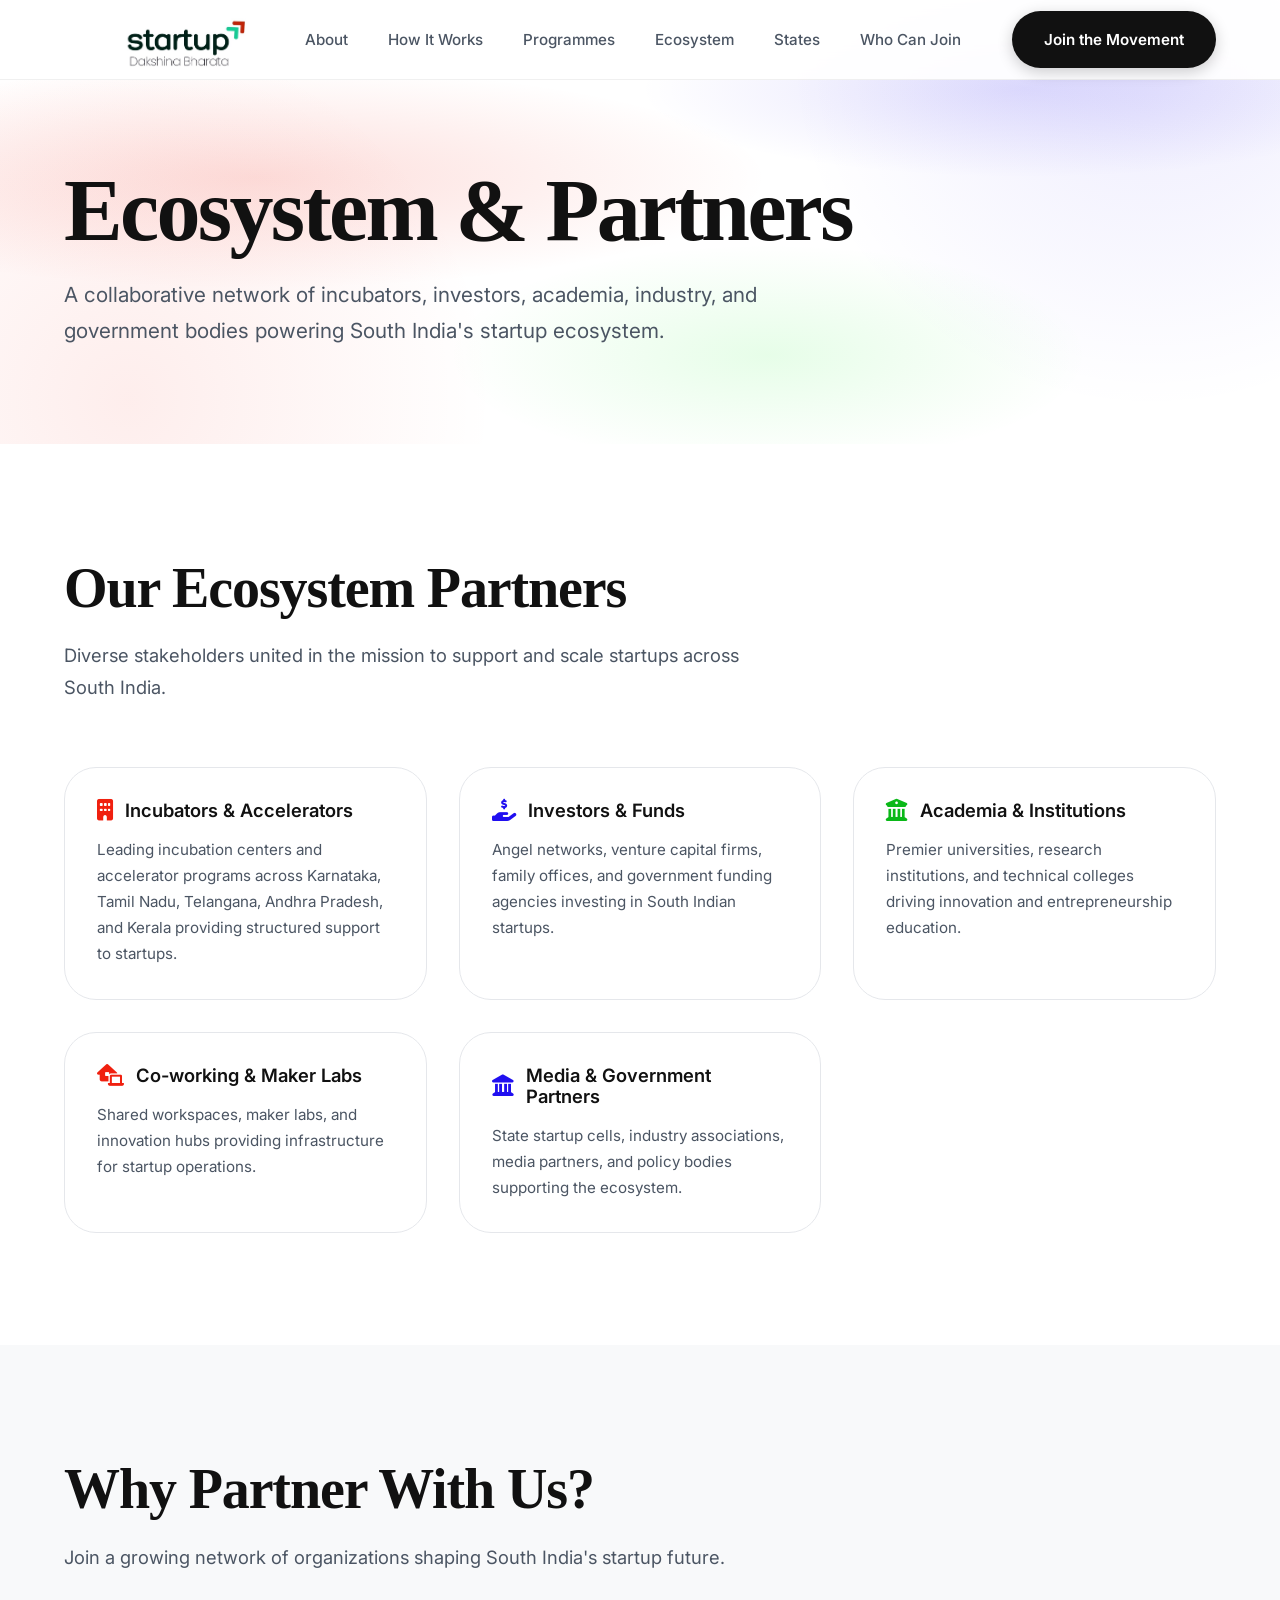
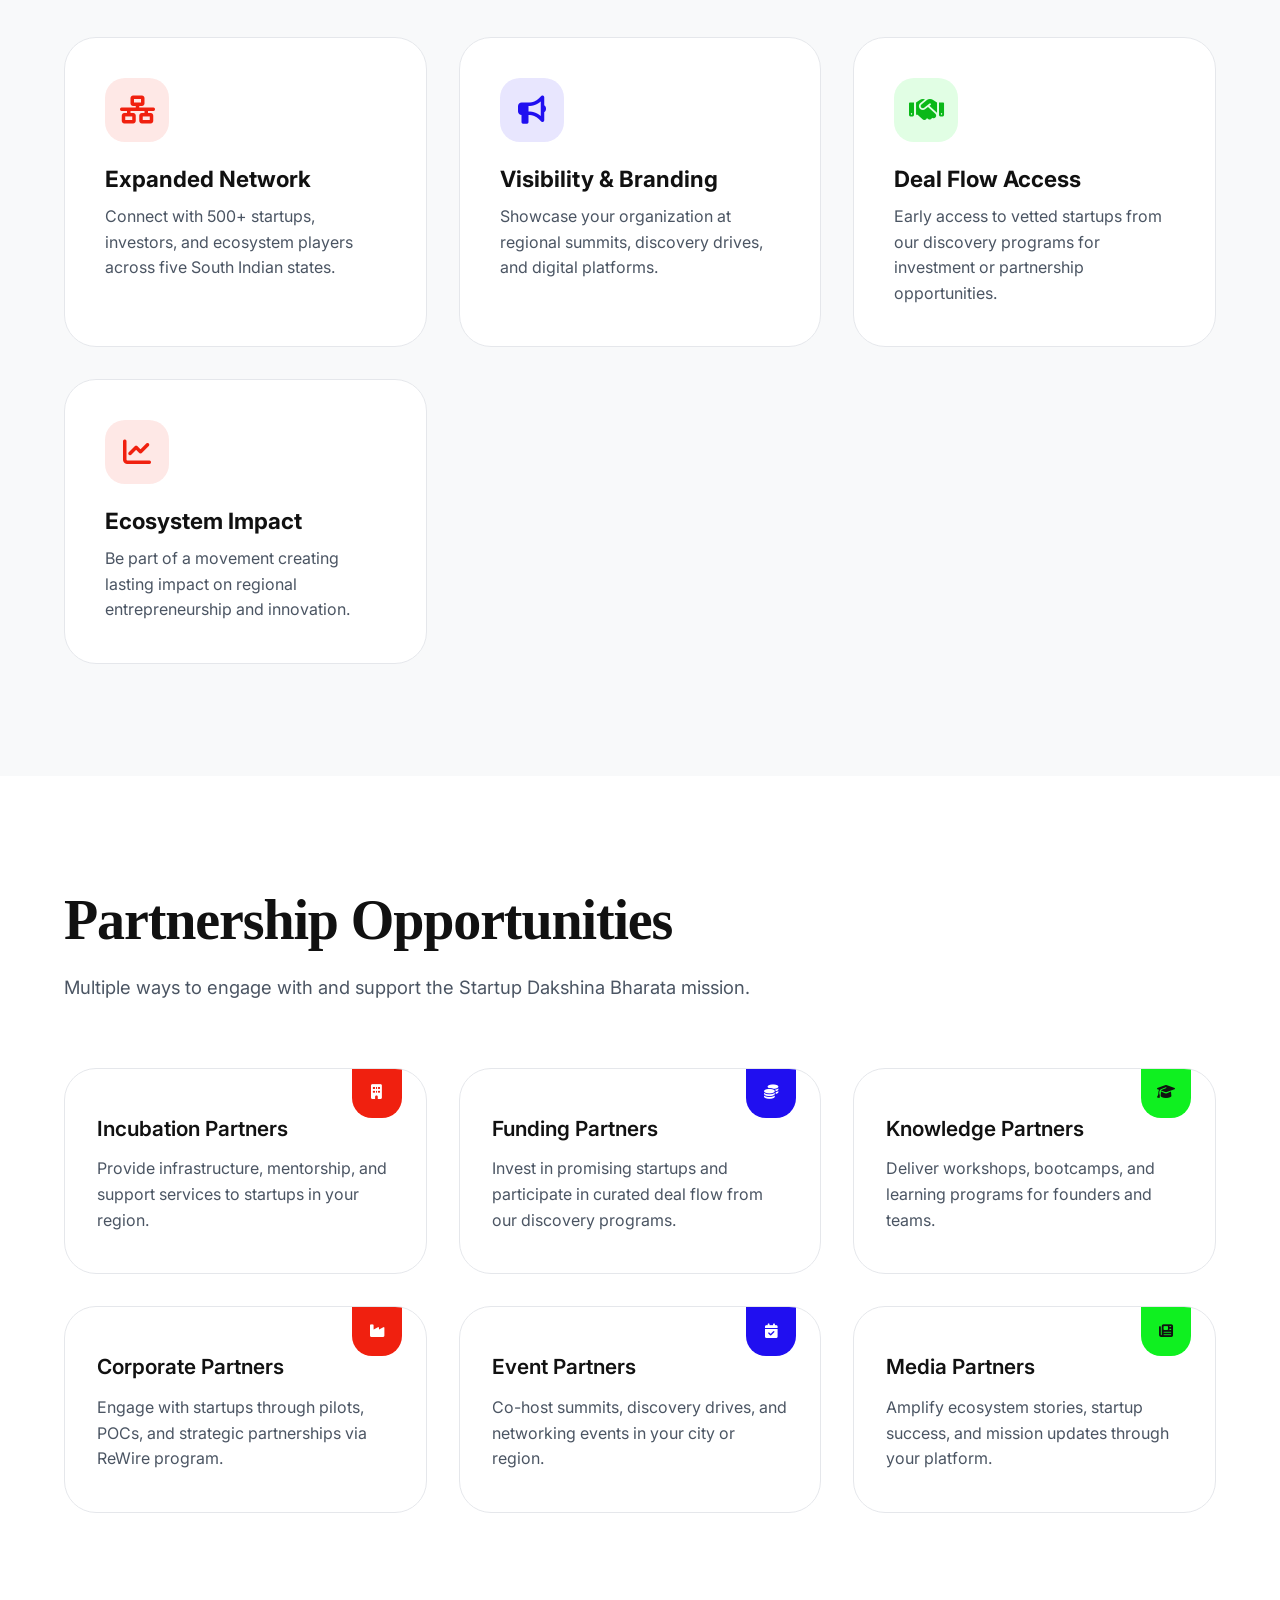
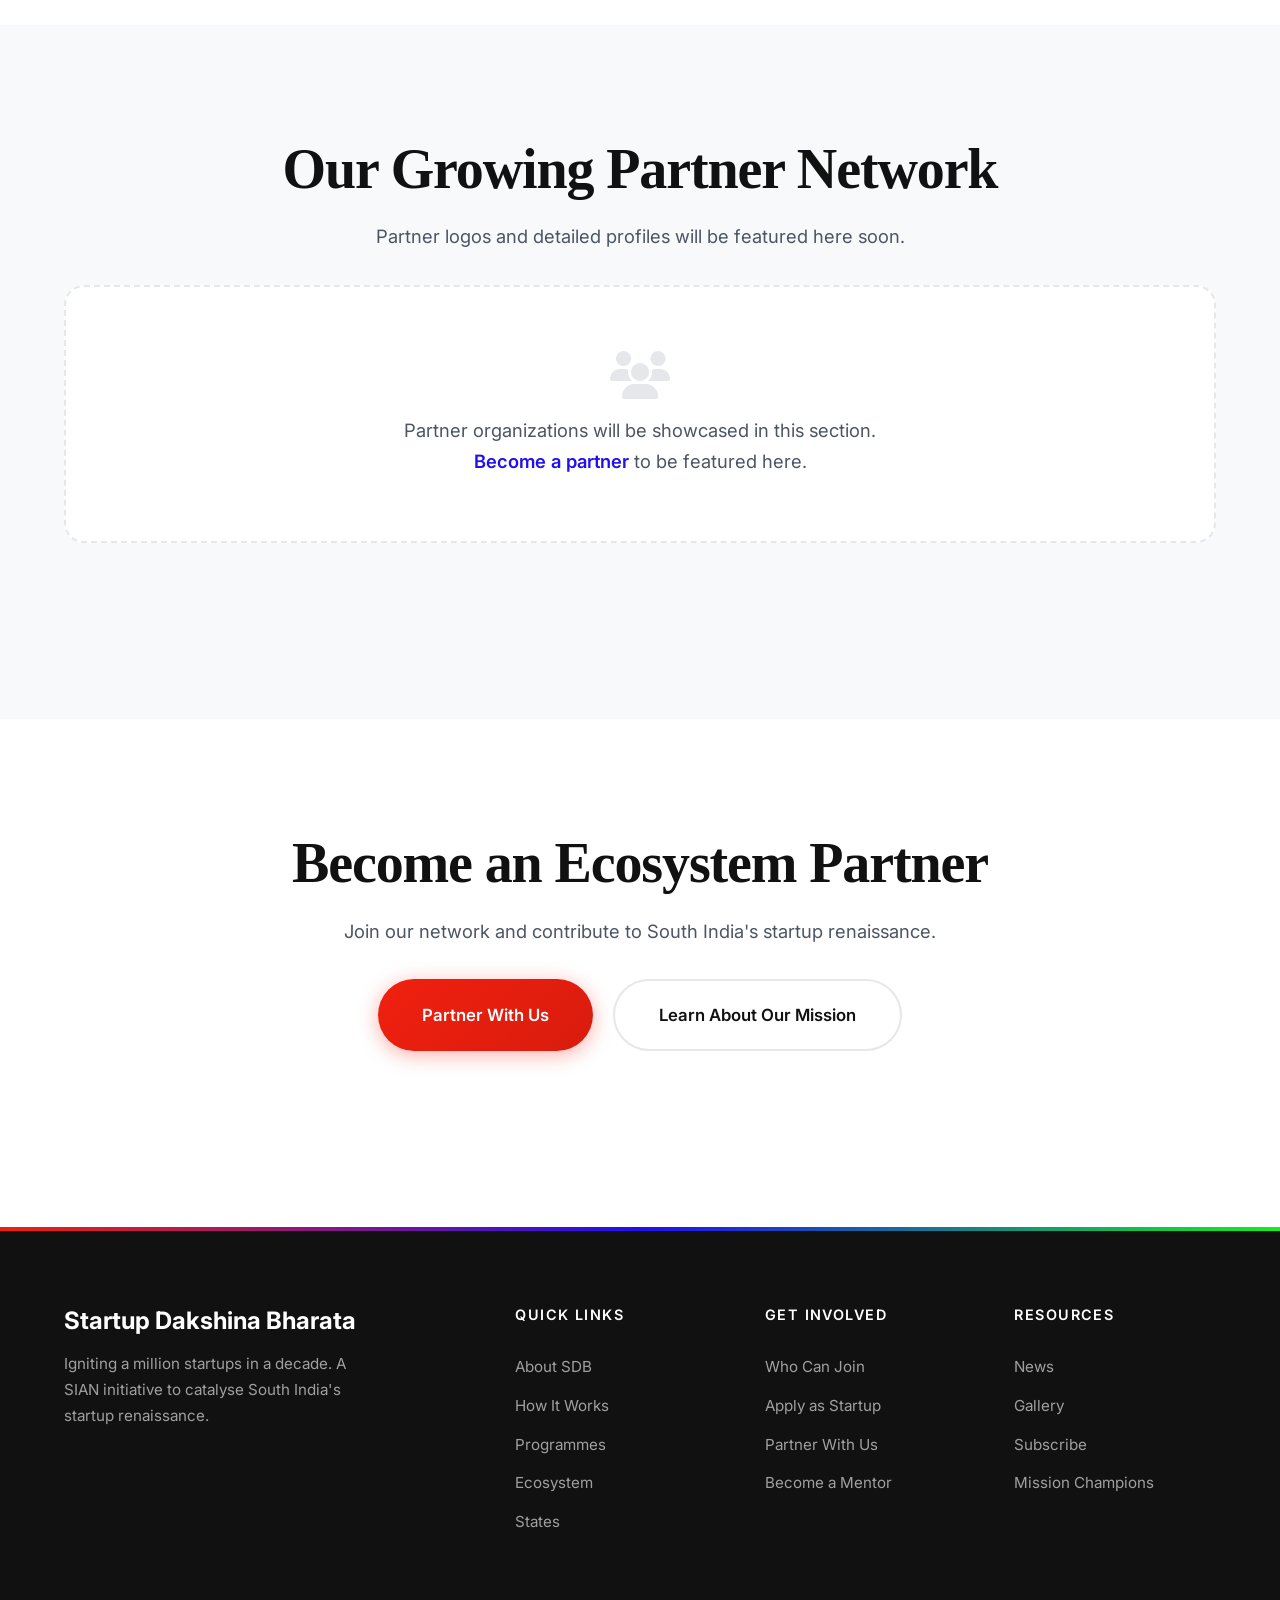
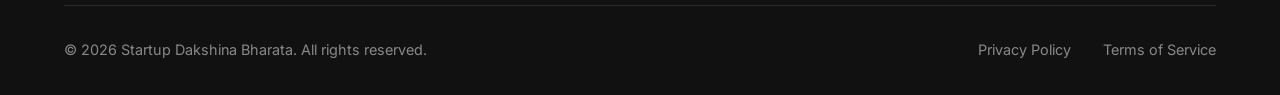
<file: ecosystem.html>
<!DOCTYPE html>
<html lang="en">
<head>
  <meta charset="UTF-8">
  <meta name="viewport" content="width=device-width, initial-scale=1.0">
  <meta name="description" content="Startup Dakshina Bharata Ecosystem & Partners - Incubators, Investors, Academia, and Government Partners.">
  <title>Ecosystem & Partners | Startup Dakshina Bharata</title>
  
  <!-- Fonts -->
  <link rel="preconnect" href="https://fonts.googleapis.com">
  <link rel="preconnect" href="https://fonts.gstatic.com" crossorigin>
  <link href="https://fonts.googleapis.com/css2?family=Inter:wght@400;500;600;700&family=Manrope:wght@400;500;600;700;800&display=swap" rel="stylesheet">
  
  <!-- Icons -->
  <link rel="stylesheet" href="https://cdnjs.cloudflare.com/ajax/libs/font-awesome/6.5.1/css/all.min.css">
  
  <!-- Styles -->
  <link rel="stylesheet" href="css/style.css">
</head>
<body>
  <!-- Navigation -->
  <nav class="navbar">
    <div class="container">
      <a href="index.html" class="logo">
      <a href="index.html" class="logo">
        <img src="images/SDBA-logo.jpeg" alt="Startup Dakshina Bharata Logo" class="logo-img">
      </a>
    </a>
      
      <div class="nav-links">
        <a href="about.html">About</a>
        <a href="how-it-works.html">How It Works</a>
        <a href="programmes.html">Programmes</a>
        <a href="ecosystem.html">Ecosystem</a>
        <a href="states.html">States</a>
        <a href="who-can-join.html">Who Can Join</a>
      </div>
      
      <div class="nav-cta">
        <a href="join.html" class="btn btn-primary">Join the Movement</a>
      </div>
      
      <button class="mobile-menu-btn" aria-label="Toggle menu">
        <span></span>
        <span></span>
        <span></span>
      </button>
    </div>
  </nav>
  
  <!-- Mobile Navigation -->
  <div class="mobile-nav">
    <a href="about.html">About SDB</a>
    <a href="mission-champions.html">Mission Champions</a>
    <a href="how-it-works.html">How It Works</a>
    <a href="programmes.html">Programmes</a>
    <a href="ecosystem.html">Ecosystem & Partners</a>
    <a href="states.html">States</a>
    <a href="who-can-join.html">Who Can Join</a>
    <a href="join.html">Join the Movement</a>
    <a href="news.html">News</a>
    <a href="gallery.html">Gallery</a>
  </div>

  <!-- Page Header -->
  <section class="page-header">
    <div class="container">
      <h1>Ecosystem & Partners</h1>
      <p>A collaborative network of incubators, investors, academia, industry, and government bodies powering South India's startup ecosystem.</p>
    </div>
  </section>

  <!-- Partner Categories -->
  <section class="section">
    <div class="container">
      <div class="section-header">
        <h2>Our Ecosystem Partners</h2>
        <p>Diverse stakeholders united in the mission to support and scale startups across South India.</p>
      </div>
      
      <div class="partners-grid">
        <div class="partner-category">
          <h4><i class="fas fa-building"></i> Incubators & Accelerators</h4>
          <div class="partner-list">
            Leading incubation centers and accelerator programs across Karnataka, Tamil Nadu, Telangana, Andhra Pradesh, and Kerala providing structured support to startups.
          </div>
        </div>
        <div class="partner-category">
          <h4><i class="fas fa-hand-holding-usd"></i> Investors & Funds</h4>
          <div class="partner-list">
            Angel networks, venture capital firms, family offices, and government funding agencies investing in South Indian startups.
          </div>
        </div>
        <div class="partner-category">
          <h4><i class="fas fa-university"></i> Academia & Institutions</h4>
          <div class="partner-list">
            Premier universities, research institutions, and technical colleges driving innovation and entrepreneurship education.
          </div>
        </div>
        <div class="partner-category">
          <h4><i class="fas fa-laptop-house"></i> Co-working & Maker Labs</h4>
          <div class="partner-list">
            Shared workspaces, maker labs, and innovation hubs providing infrastructure for startup operations.
          </div>
        </div>
        <div class="partner-category">
          <h4><i class="fas fa-landmark"></i> Media & Government Partners</h4>
          <div class="partner-list">
            State startup cells, industry associations, media partners, and policy bodies supporting the ecosystem.
          </div>
        </div>
      </div>
    </div>
  </section>

  <!-- Become a Partner -->
  <section class="section section-alt">
    <div class="container">
      <div class="section-header">
        <h2>Why Partner With Us?</h2>
        <p>Join a growing network of organizations shaping South India's startup future.</p>
      </div>
      
      <div class="cards-grid">
        <div class="card">
          <div class="card-icon red">
            <i class="fas fa-network-wired"></i>
          </div>
          <h3>Expanded Network</h3>
          <p>Connect with 500+ startups, investors, and ecosystem players across five South Indian states.</p>
        </div>
        <div class="card">
          <div class="card-icon blue">
            <i class="fas fa-bullhorn"></i>
          </div>
          <h3>Visibility & Branding</h3>
          <p>Showcase your organization at regional summits, discovery drives, and digital platforms.</p>
        </div>
        <div class="card">
          <div class="card-icon green">
            <i class="fas fa-handshake"></i>
          </div>
          <h3>Deal Flow Access</h3>
          <p>Early access to vetted startups from our discovery programs for investment or partnership opportunities.</p>
        </div>
        <div class="card">
          <div class="card-icon red">
            <i class="fas fa-chart-line"></i>
          </div>
          <h3>Ecosystem Impact</h3>
          <p>Be part of a movement creating lasting impact on regional entrepreneurship and innovation.</p>
        </div>
      </div>
    </div>
  </section>

  <!-- Partner Types -->
  <section class="section">
    <div class="container">
      <div class="section-header">
        <h2>Partnership Opportunities</h2>
        <p>Multiple ways to engage with and support the Startup Dakshina Bharata mission.</p>
      </div>
      
      <div class="how-it-works-grid">
        <div class="step-card">
          <div class="step-number"><i class="fas fa-building" style="font-size: 0.9rem;"></i></div>
          <h4>Incubation Partners</h4>
          <p>Provide infrastructure, mentorship, and support services to startups in your region.</p>
        </div>
        <div class="step-card">
          <div class="step-number"><i class="fas fa-coins" style="font-size: 0.9rem;"></i></div>
          <h4>Funding Partners</h4>
          <p>Invest in promising startups and participate in curated deal flow from our discovery programs.</p>
        </div>
        <div class="step-card">
          <div class="step-number"><i class="fas fa-graduation-cap" style="font-size: 0.9rem;"></i></div>
          <h4>Knowledge Partners</h4>
          <p>Deliver workshops, bootcamps, and learning programs for founders and teams.</p>
        </div>
        <div class="step-card">
          <div class="step-number"><i class="fas fa-industry" style="font-size: 0.9rem;"></i></div>
          <h4>Corporate Partners</h4>
          <p>Engage with startups through pilots, POCs, and strategic partnerships via ReWire program.</p>
        </div>
        <div class="step-card">
          <div class="step-number"><i class="fas fa-calendar-check" style="font-size: 0.9rem;"></i></div>
          <h4>Event Partners</h4>
          <p>Co-host summits, discovery drives, and networking events in your city or region.</p>
        </div>
        <div class="step-card">
          <div class="step-number"><i class="fas fa-newspaper" style="font-size: 0.9rem;"></i></div>
          <h4>Media Partners</h4>
          <p>Amplify ecosystem stories, startup success, and mission updates through your platform.</p>
        </div>
      </div>
    </div>
  </section>

  <!-- Current Partners Placeholder -->
  <section class="section section-alt">
    <div class="container">
      <div class="section-header text-center" style="max-width: 100%;">
        <h2>Our Growing Partner Network</h2>
        <p style="margin-bottom: 2rem;">Partner logos and detailed profiles will be featured here soon.</p>
        <div style="padding: 4rem; background: var(--color-white); border-radius: var(--radius-lg); border: 2px dashed var(--color-light-grey);">
          <i class="fas fa-users" style="font-size: 3rem; color: var(--color-light-grey); margin-bottom: 1rem;"></i>
          <p style="color: var(--text-secondary); margin-bottom: 0;">
            Partner organizations will be showcased in this section. <br>
            <a href="join.html#partner" style="color: var(--color-blue); font-weight: 600;">Become a partner</a> to be featured here.
          </p>
        </div>
      </div>
    </div>
  </section>

  <!-- CTA -->
  <section class="section">
    <div class="container">
      <div class="section-header text-center" style="max-width: 100%;">
        <h2>Become an Ecosystem Partner</h2>
        <p>Join our network and contribute to South India's startup renaissance.</p>
        <div class="hero-cta" style="justify-content: center; margin-top: 2rem;">
          <a href="join.html#partner" class="btn btn-red btn-lg">Partner With Us</a>
          <a href="about.html" class="btn btn-outline btn-lg">Learn About Our Mission</a>
        </div>
      </div>
    </div>
  </section>

  <!-- Footer -->
  <footer class="footer">
    <div class="container">
      <div class="footer-grid">
        <div class="footer-brand">
          <h3>Startup Dakshina Bharata</h3>
          <p>Igniting a million startups in a decade. A SIAN initiative to catalyse South India's startup renaissance.</p>
        </div>
        <div class="footer-links">
          <h4>Quick Links</h4>
          <a href="about.html">About SDB</a>
          <a href="how-it-works.html">How It Works</a>
          <a href="programmes.html">Programmes</a>
          <a href="ecosystem.html">Ecosystem</a>
          <a href="states.html">States</a>
        </div>
        <div class="footer-links">
          <h4>Get Involved</h4>
          <a href="who-can-join.html">Who Can Join</a>
          <a href="join.html">Apply as Startup</a>
          <a href="join.html#partner">Partner With Us</a>
          <a href="join.html#mentor">Become a Mentor</a>
        </div>
        <div class="footer-links">
          <h4>Resources</h4>
          <a href="news.html">News</a>
          <a href="gallery.html">Gallery</a>
          <a href="subscribe.html">Subscribe</a>
          <a href="mission-champions.html">Mission Champions</a>
        </div>
      </div>
      <div class="footer-bottom">
        <p>&copy; 2026 Startup Dakshina Bharata. All rights reserved.</p>
        <div class="footer-legal">
          <a href="privacy-policy.html">Privacy Policy</a>
          <a href="terms-of-service.html">Terms of Service</a>
        </div>
      </div>
    </div>
  </footer>

  <script src="js/main.js"></script>
</body>
</html>
</file>
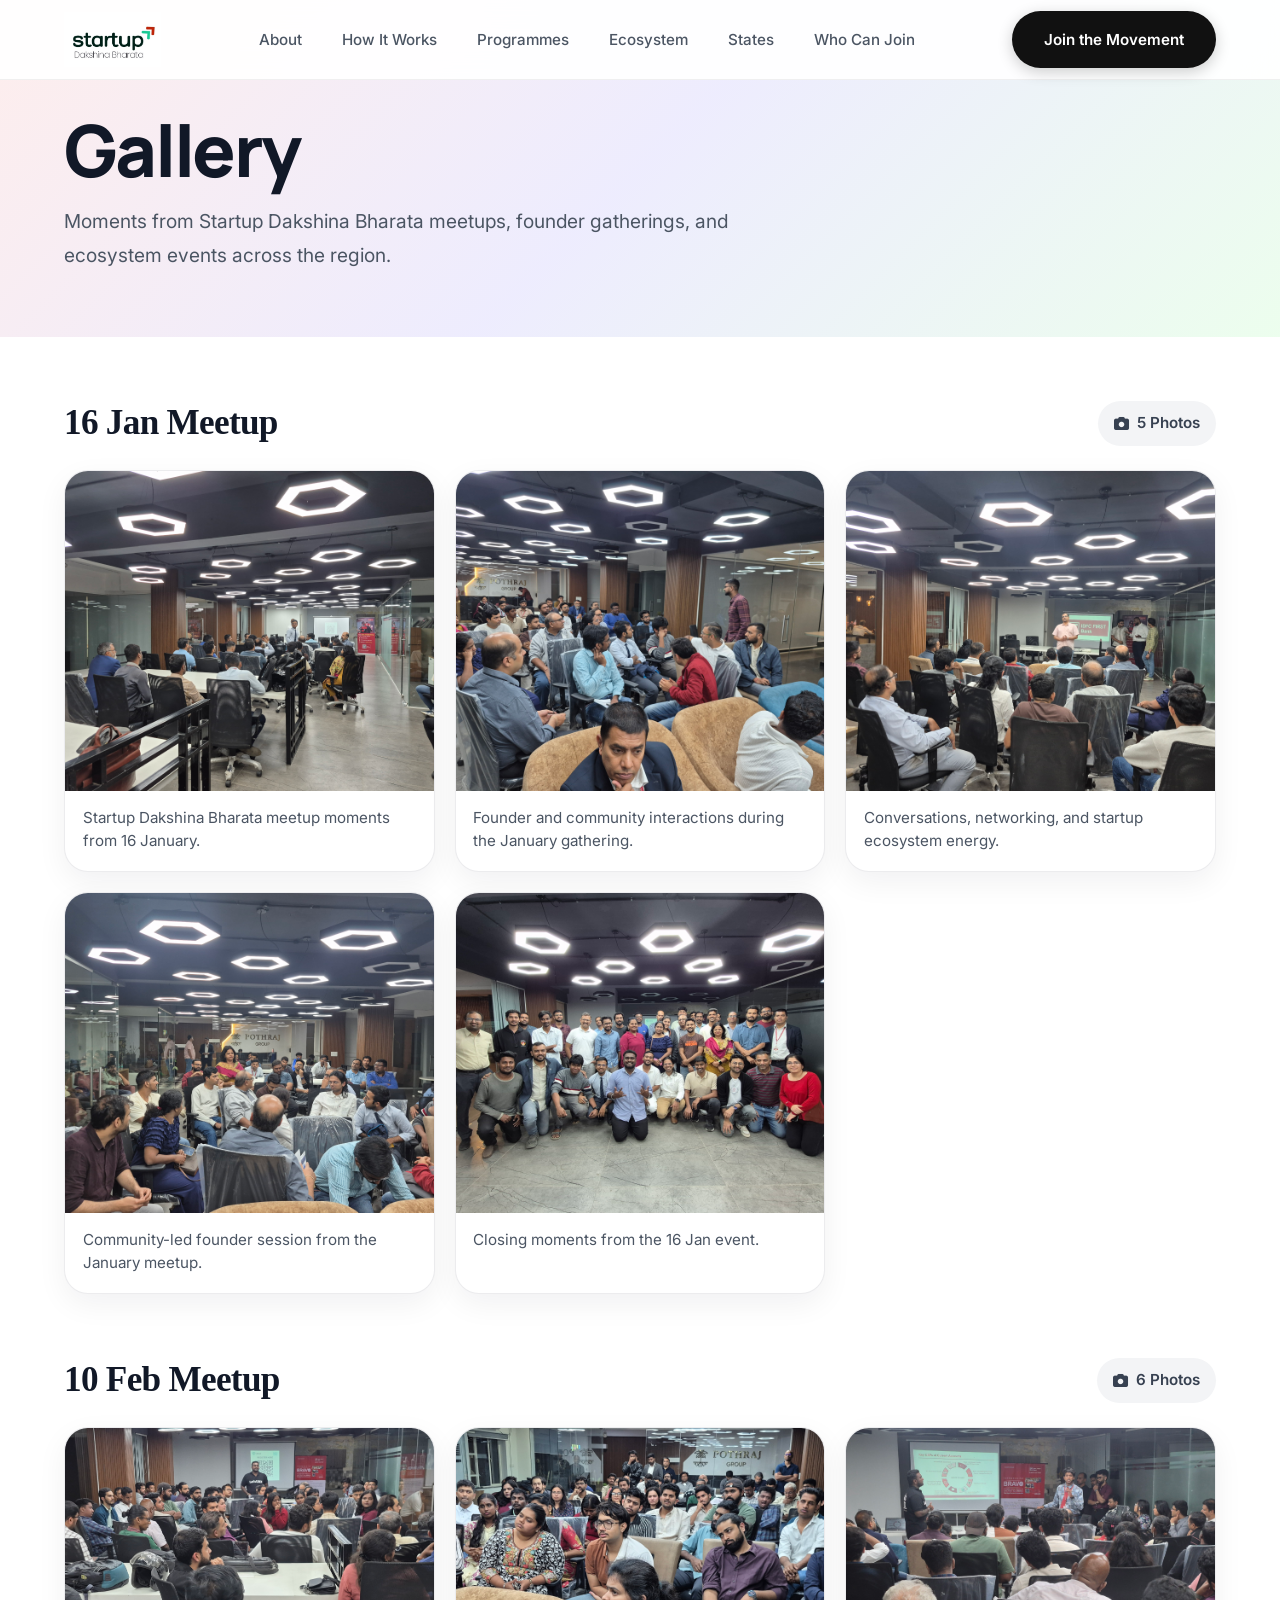
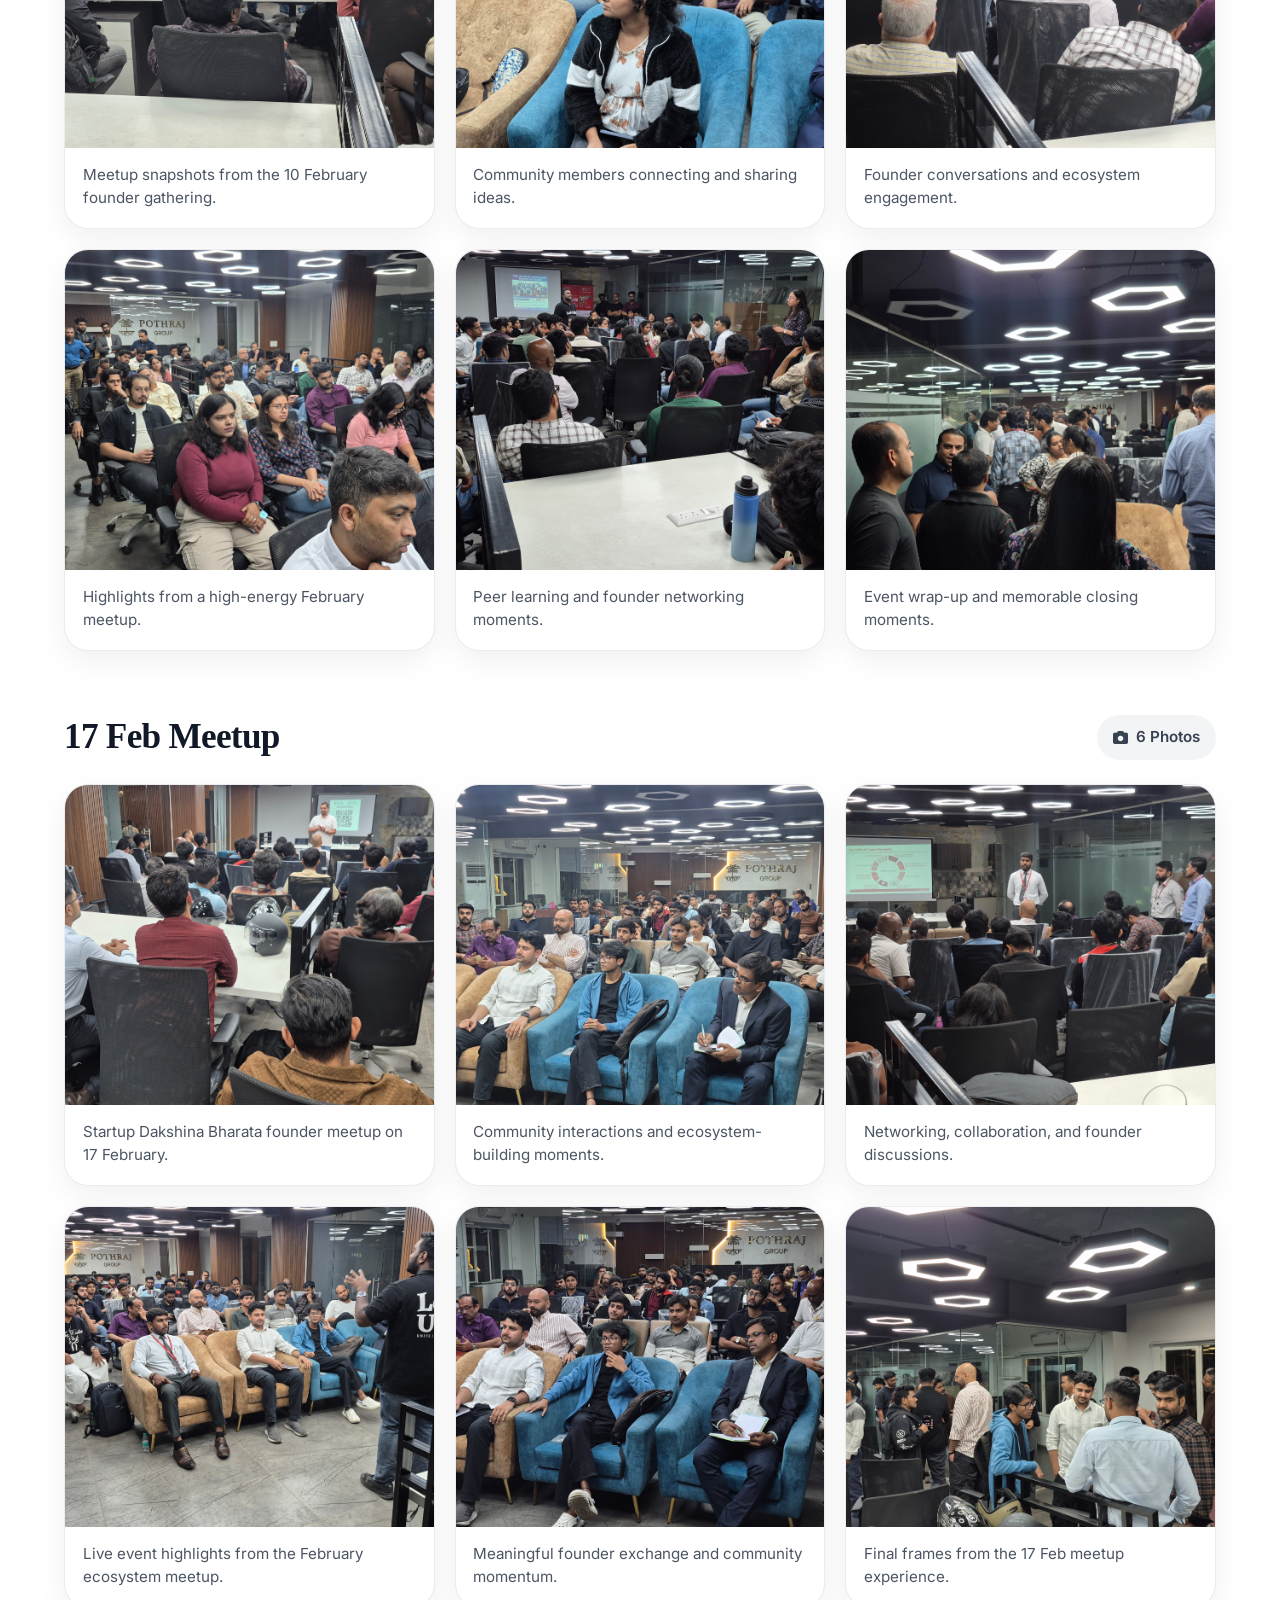
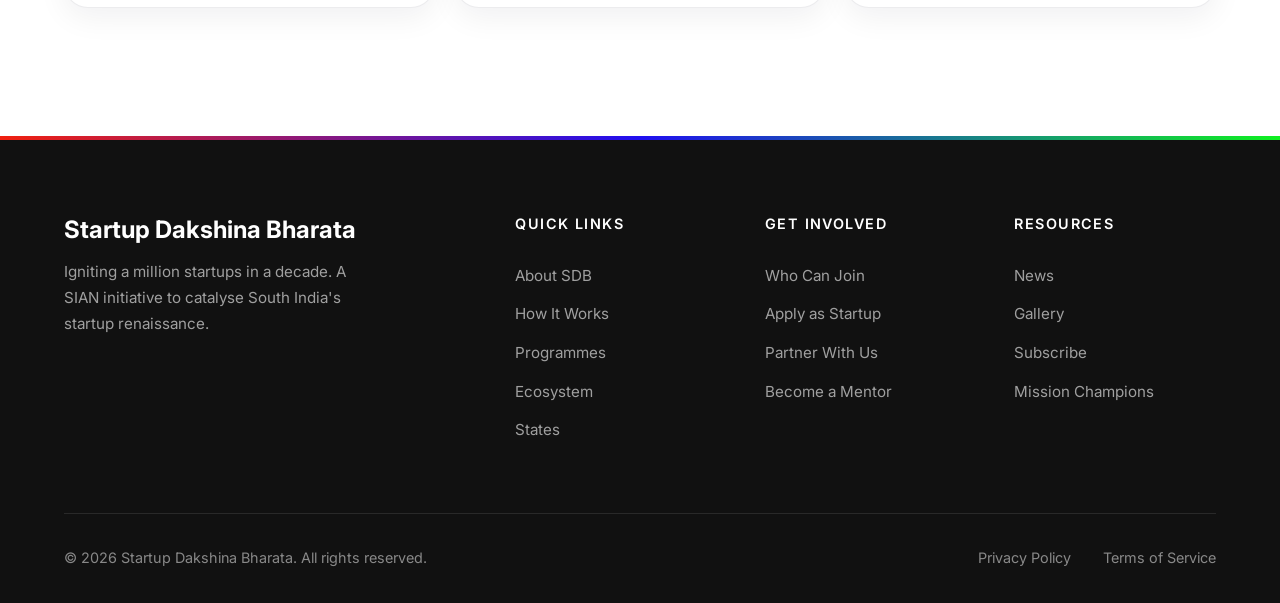
<file: gallery.html>
<!DOCTYPE html>
<html lang="en">
<head>
  <meta charset="UTF-8">
  <meta name="viewport" content="width=device-width, initial-scale=1.0">
  <meta name="description" content="Gallery - Startup Dakshina Bharata">
  <title>Gallery | Startup Dakshina Bharata</title>

  <!-- Fonts -->
  <link rel="preconnect" href="https://fonts.googleapis.com">
  <link rel="preconnect" href="https://fonts.gstatic.com" crossorigin>
  <link href="https://fonts.googleapis.com/css2?family=Inter:wght@400;500;600;700&family=Manrope:wght@400;500;600;700;800&display=swap" rel="stylesheet">

  <!-- Icons -->
  <link rel="stylesheet" href="https://cdnjs.cloudflare.com/ajax/libs/font-awesome/6.5.1/css/all.min.css">

  <!-- Styles -->
  <link rel="stylesheet" href="css/style.css">

  <style>
    .gallery-page-header {
      padding: 7rem 0 3rem;
      background: linear-gradient(135deg, rgba(240, 32, 15, 0.08), rgba(32, 15, 240, 0.08), rgba(15, 240, 32, 0.08));
    }

    .gallery-page-header h1 {
      font-family: "Manrope", sans-serif;
      font-size: clamp(2.5rem, 6vw, 4.5rem);
      line-height: 1.05;
      margin-bottom: 1rem;
      color: #111827;
    }

    .gallery-page-header p {
      max-width: 760px;
      font-size: 1.2rem;
      line-height: 1.8;
      color: #4b5563;
    }

    .gallery-section {
      padding: 4rem 0;
    }

    .gallery-section + .gallery-section {
      padding-top: 0;
    }

    .gallery-block {
      margin-bottom: 4rem;
    }

    .gallery-block-header {
      display: flex;
      align-items: center;
      justify-content: space-between;
      gap: 1rem;
      flex-wrap: wrap;
      margin-bottom: 1.5rem;
    }

    .gallery-block-header h2 {
      font-size: clamp(1.5rem, 3vw, 2.2rem);
      color: #111827;
      margin: 0;
    }

    .gallery-badge {
      display: inline-flex;
      align-items: center;
      gap: 0.5rem;
      padding: 0.6rem 1rem;
      border-radius: 999px;
      background: #f3f4f6;
      color: #374151;
      font-size: 0.95rem;
      font-weight: 600;
    }

    .gallery-grid {
      display: grid;
      grid-template-columns: repeat(3, minmax(0, 1fr));
      gap: 1.25rem;
    }

    .gallery-card {
      background: white;
      border: 1px solid rgba(17, 24, 39, 0.08);
      border-radius: 24px;
      overflow: hidden;
      box-shadow: 0 10px 30px rgba(17, 24, 39, 0.06);
      transition: transform 0.25s ease, box-shadow 0.25s ease;
    }

    .gallery-card:hover {
      transform: translateY(-4px);
      box-shadow: 0 18px 40px rgba(17, 24, 39, 0.10);
    }

    .gallery-card img {
      width: 100%;
      height: 320px;
      object-fit: cover;
      display: block;
      background: #f3f4f6;
    }

    .gallery-card-caption {
      padding: 1rem 1.1rem 1.15rem;
    }

    .gallery-card-caption p {
      margin: 0;
      font-size: 0.95rem;
      color: #4b5563;
      line-height: 1.5;
    }

    .logo {
      display: flex;
      align-items: center;
    }

    .logo-img {
      height: 56px;
      width: auto;
      display: block;
      object-fit: contain;
    }

    @media (max-width: 1024px) {
      .gallery-grid {
        grid-template-columns: repeat(2, minmax(0, 1fr));
      }

      .gallery-card img {
        height: 280px;
      }
    }

    @media (max-width: 640px) {
      .gallery-page-header {
        padding: 6rem 0 2.5rem;
      }

      .gallery-grid {
        grid-template-columns: 1fr;
      }

      .gallery-card img {
        height: 240px;
      }
    }
  </style>
</head>
<body>
<!-- Navigation -->
<nav class="navbar">
  <div class="container">
    <a href="index.html" class="logo">
      <img src="images/SDBA-logo.jpeg" alt="Startup Dakshina Bharata Logo" class="logo-img">
    </a>

    <div class="nav-links">
      <a href="about.html">About</a>
      <a href="how-it-works.html">How It Works</a>
      <a href="programmes.html">Programmes</a>
      <a href="ecosystem.html">Ecosystem</a>
      <a href="states.html">States</a>
      <a href="who-can-join.html">Who Can Join</a>
    </div>

    <div class="nav-cta">
      <a href="join.html" class="btn btn-primary">Join the Movement</a>
    </div>

    <button class="mobile-menu-btn" aria-label="Toggle menu">
      <span></span>
      <span></span>
      <span></span>
    </button>
  </div>
</nav>

<!-- Mobile Navigation -->
<div class="mobile-nav">
  <a href="about.html">About SDB</a>
  <a href="mission-champions.html">Mission Champions</a>
  <a href="how-it-works.html">How It Works</a>
  <a href="programmes.html">Programmes</a>
  <a href="ecosystem.html">Ecosystem & Partners</a>
  <a href="states.html">States</a>
  <a href="who-can-join.html">Who Can Join</a>
  <a href="join.html">Join the Movement</a>
  <a href="news.html">News</a>
  <a href="gallery.html">Gallery</a>
</div>

<!-- Page Header -->
<section class="gallery-page-header">
  <div class="container">
    <h1>Gallery</h1>
    <p>
      Moments from Startup Dakshina Bharata meetups, founder gatherings, and ecosystem events across the region.
    </p>
  </div>
</section>

<!-- Gallery -->
<section class="gallery-section">
  <div class="container">

    <!-- 16 Jan Meetup -->
    <div class="gallery-block">
      <div class="gallery-block-header">
        <h2>16 Jan Meetup</h2>
        <div class="gallery-badge">
          <i class="fas fa-camera"></i>
          <span>5 Photos</span>
        </div>
      </div>

      <div class="gallery-grid">
        <div class="gallery-card">
          <img src="images/gallery/16_Jan_Meetup/20260116_183259.jpg" alt="16 Jan Meetup photo 1">
          <div class="gallery-card-caption">
            <p>Startup Dakshina Bharata meetup moments from 16 January.</p>
          </div>
        </div>

        <div class="gallery-card">
          <img src="images/gallery/16_Jan_Meetup/20260116_183427.jpg" alt="16 Jan Meetup photo 2">
          <div class="gallery-card-caption">
            <p>Founder and community interactions during the January gathering.</p>
          </div>
        </div>

        <div class="gallery-card">
          <img src="images/gallery/16_Jan_Meetup/20260116_185229.jpg" alt="16 Jan Meetup photo 3">
          <div class="gallery-card-caption">
            <p>Conversations, networking, and startup ecosystem energy.</p>
          </div>
        </div>

        <div class="gallery-card">
          <img src="images/gallery/16_Jan_Meetup/20260116_200522.jpg" alt="16 Jan Meetup photo 4">
          <div class="gallery-card-caption">
            <p>Community-led founder session from the January meetup.</p>
          </div>
        </div>

        <div class="gallery-card">
          <img src="images/gallery/16_Jan_Meetup/20260116_201832.jpg" alt="16 Jan Meetup photo 5">
          <div class="gallery-card-caption">
            <p>Closing moments from the 16 Jan event.</p>
          </div>
        </div>
      </div>
    </div>

    <!-- 10 Feb Meetup -->
    <div class="gallery-block">
      <div class="gallery-block-header">
        <h2>10 Feb Meetup</h2>
        <div class="gallery-badge">
          <i class="fas fa-camera"></i>
          <span>6 Photos</span>
        </div>
      </div>

      <div class="gallery-grid">
        <div class="gallery-card">
          <img src="images/gallery/10_Feb_Meetup/20260210_185528.jpg" alt="10 Feb Meetup photo 1">
          <div class="gallery-card-caption">
            <p>Meetup snapshots from the 10 February founder gathering.</p>
          </div>
        </div>

        <div class="gallery-card">
          <img src="images/gallery/10_Feb_Meetup/20260210_191021.jpg" alt="10 Feb Meetup photo 2">
          <div class="gallery-card-caption">
            <p>Community members connecting and sharing ideas.</p>
          </div>
        </div>

        <div class="gallery-card">
          <img src="images/gallery/10_Feb_Meetup/20260210_192548.jpg" alt="10 Feb Meetup photo 3">
          <div class="gallery-card-caption">
            <p>Founder conversations and ecosystem engagement.</p>
          </div>
        </div>

        <div class="gallery-card">
          <img src="images/gallery/10_Feb_Meetup/20260210_192746.jpg" alt="10 Feb Meetup photo 4">
          <div class="gallery-card-caption">
            <p>Highlights from a high-energy February meetup.</p>
          </div>
        </div>

        <div class="gallery-card">
          <img src="images/gallery/10_Feb_Meetup/20260210_194902.jpg" alt="10 Feb Meetup photo 5">
          <div class="gallery-card-caption">
            <p>Peer learning and founder networking moments.</p>
          </div>
        </div>

        <div class="gallery-card">
          <img src="images/gallery/10_Feb_Meetup/20260210_202148.jpg" alt="10 Feb Meetup photo 6">
          <div class="gallery-card-caption">
            <p>Event wrap-up and memorable closing moments.</p>
          </div>
        </div>
      </div>
    </div>

    <!-- 17 Feb Meetup -->
    <div class="gallery-block">
      <div class="gallery-block-header">
        <h2>17 Feb Meetup</h2>
        <div class="gallery-badge">
          <i class="fas fa-camera"></i>
          <span>6 Photos</span>
        </div>
      </div>

      <div class="gallery-grid">
        <div class="gallery-card">
          <img src="images/gallery/17_Feb_Meetup/20260217_185826.jpg" alt="17 Feb Meetup photo 1">
          <div class="gallery-card-caption">
            <p>Startup Dakshina Bharata founder meetup on 17 February.</p>
          </div>
        </div>

        <div class="gallery-card">
          <img src="images/gallery/17_Feb_Meetup/20260217_192141.jpg" alt="17 Feb Meetup photo 2">
          <div class="gallery-card-caption">
            <p>Community interactions and ecosystem-building moments.</p>
          </div>
        </div>

        <div class="gallery-card">
          <img src="images/gallery/17_Feb_Meetup/20260217_193159.jpg" alt="17 Feb Meetup photo 3">
          <div class="gallery-card-caption">
            <p>Networking, collaboration, and founder discussions.</p>
          </div>
        </div>

        <div class="gallery-card">
          <img src="images/gallery/17_Feb_Meetup/20260217_195151.jpg" alt="17 Feb Meetup photo 4">
          <div class="gallery-card-caption">
            <p>Live event highlights from the February ecosystem meetup.</p>
          </div>
        </div>

        <div class="gallery-card">
          <img src="images/gallery/17_Feb_Meetup/20260217_195510.jpg" alt="17 Feb Meetup photo 5">
          <div class="gallery-card-caption">
            <p>Meaningful founder exchange and community momentum.</p>
          </div>
        </div>

        <div class="gallery-card">
          <img src="images/gallery/17_Feb_Meetup/20260217_201634.jpg" alt="17 Feb Meetup photo 6">
          <div class="gallery-card-caption">
            <p>Final frames from the 17 Feb meetup experience.</p>
          </div>
        </div>
      </div>
    </div>

  </div>
</section>

<!-- Footer -->
<footer class="footer">
  <div class="container">
    <div class="footer-grid">
      <div class="footer-brand">
        <h3>Startup Dakshina Bharata</h3>
        <p>Igniting a million startups in a decade. A SIAN initiative to catalyse South India's startup renaissance.</p>
      </div>
      <div class="footer-links">
        <h4>Quick Links</h4>
        <a href="about.html">About SDB</a>
        <a href="how-it-works.html">How It Works</a>
        <a href="programmes.html">Programmes</a>
        <a href="ecosystem.html">Ecosystem</a>
        <a href="states.html">States</a>
      </div>
      <div class="footer-links">
        <h4>Get Involved</h4>
        <a href="who-can-join.html">Who Can Join</a>
        <a href="join.html">Apply as Startup</a>
        <a href="join.html#partner">Partner With Us</a>
        <a href="join.html#mentor">Become a Mentor</a>
      </div>
      <div class="footer-links">
        <h4>Resources</h4>
        <a href="news.html">News</a>
        <a href="gallery.html">Gallery</a>
        <a href="subscribe.html">Subscribe</a>
        <a href="mission-champions.html">Mission Champions</a>
      </div>
    </div>
    <div class="footer-bottom">
      <p>&copy; 2026 Startup Dakshina Bharata. All rights reserved.</p>
      <div class="footer-legal">
        <a href="privacy-policy.html">Privacy Policy</a>
        <a href="terms-of-service.html">Terms of Service</a>
      </div>
    </div>
  </div>
</footer>

<script src="js/main.js"></script>
</body>
</html>
</file>
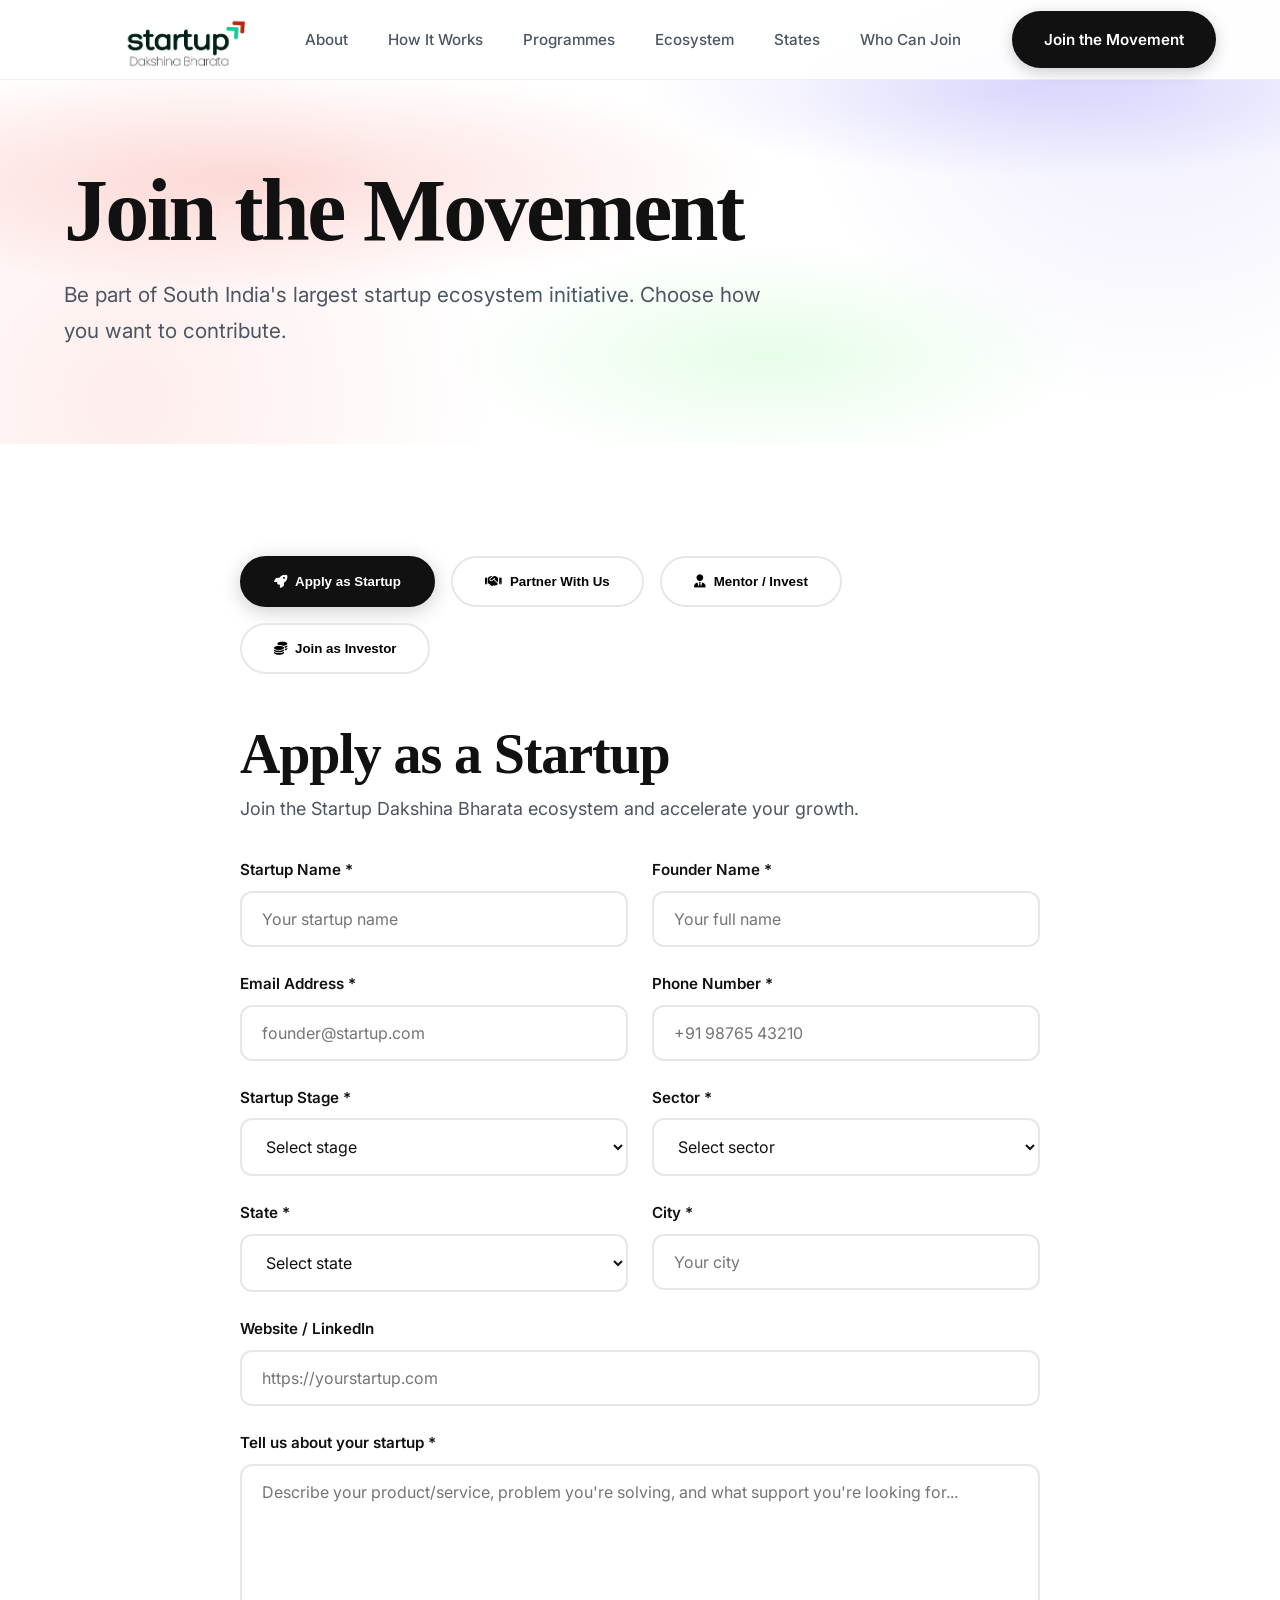
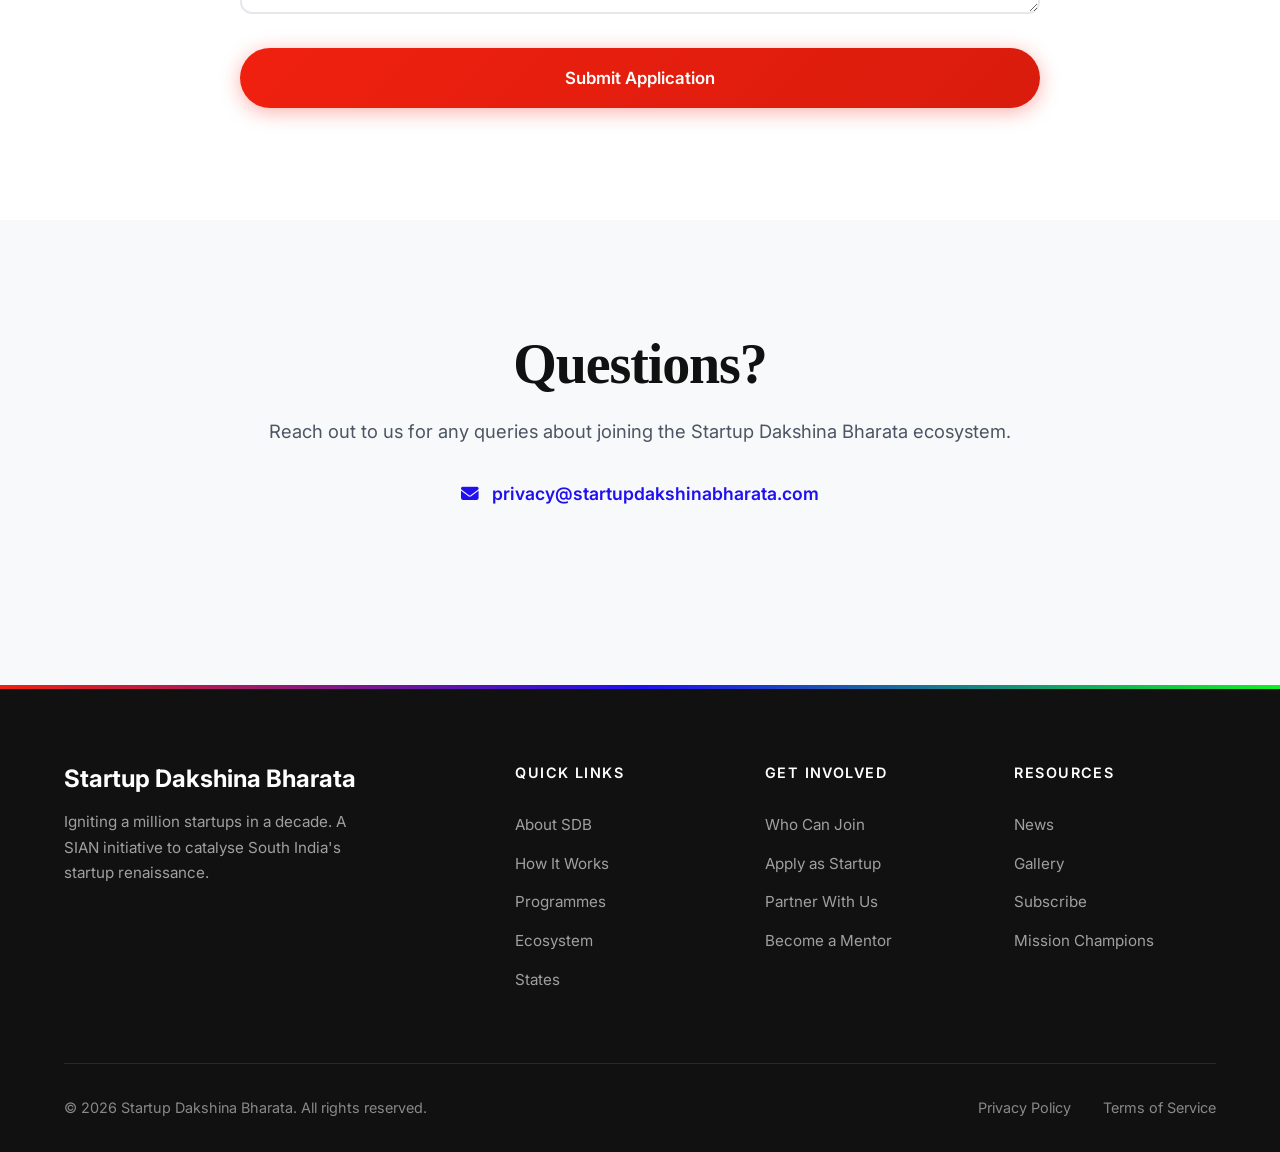
<file: join.html>
<!DOCTYPE html>
<html lang="en">
<head>
  <meta charset="UTF-8">
  <meta name="viewport" content="width=device-width, initial-scale=1.0">
  <meta name="description" content="Join the Movement - Apply as Startup, Partner With Us, or Become a Mentor at Startup Dakshina Bharata.">
  <title>Join the Movement | Startup Dakshina Bharata</title>
  
  <!-- Fonts -->
  <link rel="preconnect" href="https://fonts.googleapis.com">
  <link rel="preconnect" href="https://fonts.gstatic.com" crossorigin>
  <link href="https://fonts.googleapis.com/css2?family=Inter:wght@400;500;600;700&family=Manrope:wght@400;500;600;700;800&display=swap" rel="stylesheet">
  
  <!-- Icons -->
  <link rel="stylesheet" href="https://cdnjs.cloudflare.com/ajax/libs/font-awesome/6.5.1/css/all.min.css">
  
  <!-- Styles -->
  <link rel="stylesheet" href="css/style.css">
</head>
<body>
  <!-- Navigation -->
  <nav class="navbar">
    <div class="container">
      <a href="index.html" class="logo">
        <a href="index.html" class="logo">
          <img src="images/SDBA-logo.jpeg" alt="Startup Dakshina Bharata Logo" class="logo-img">
        </a>
      </a>
      
      <div class="nav-links">
        <a href="about.html">About</a>
        <a href="how-it-works.html">How It Works</a>
        <a href="programmes.html">Programmes</a>
        <a href="ecosystem.html">Ecosystem</a>
        <a href="states.html">States</a>
        <a href="who-can-join.html">Who Can Join</a>
      </div>
      
      <div class="nav-cta">
        <a href="join.html" class="btn btn-primary">Join the Movement</a>
      </div>
      
      <button class="mobile-menu-btn" aria-label="Toggle menu">
        <span></span>
        <span></span>
        <span></span>
      </button>
    </div>
  </nav>
  
  <!-- Mobile Navigation -->
  <div class="mobile-nav">
    <a href="about.html">About SDB</a>
    <a href="mission-champions.html">Mission Champions</a>
    <a href="how-it-works.html">How It Works</a>
    <a href="programmes.html">Programmes</a>
    <a href="ecosystem.html">Ecosystem & Partners</a>
    <a href="states.html">States</a>
    <a href="who-can-join.html">Who Can Join</a>
    <a href="join.html">Join the Movement</a>
    <a href="news.html">News</a>
    <a href="gallery.html">Gallery</a>
  </div>

  <!-- Page Header -->
  <section class="page-header">
    <div class="container">
      <h1>Join the Movement</h1>
      <p>Be part of South India's largest startup ecosystem initiative. Choose how you want to contribute.</p>
    </div>
  </section>

  <!-- Form Section -->
  <section class="section">
    <div class="container">
      <div class="form-section">
        <!-- Form Tabs -->
        <div class="form-tabs">
          <button class="form-tab active" data-tab="startup-form">
            <i class="fas fa-rocket" style="margin-right: 0.5rem;"></i>Apply as Startup
          </button>
          <button class="form-tab" data-tab="partner-form" id="partner">
            <i class="fas fa-handshake" style="margin-right: 0.5rem;"></i>Partner With Us
          </button>
          <button class="form-tab" data-tab="mentor-form" id="mentor">
            <i class="fas fa-user-tie" style="margin-right: 0.5rem;"></i>Mentor / Invest
          </button>
          <button class="form-tab" data-tab="investor-form" id="investor">
            <i class="fas fa-coins" style="margin-right: 0.5rem;"></i>Join as Investor
          </button>
        </div>

        <!-- Startup Form -->
        <div class="form-panel active" id="startup-form">
          <h2 style="margin-bottom: 0.5rem;">Apply as a Startup</h2>
          <p style="color: var(--text-secondary); margin-bottom: 2rem;">Join the Startup Dakshina Bharata ecosystem and accelerate your growth.</p>
          
          <form>
            <div class="form-row">
              <div class="form-group">
                <label for="startup-name">Startup Name *</label>
                <input type="text" id="startup-name" name="startup_name" required placeholder="Your startup name">
              </div>
              <div class="form-group">
                <label for="founder-name">Founder Name *</label>
                <input type="text" id="founder-name" name="founder_name" required placeholder="Your full name">
              </div>
            </div>
            
            <div class="form-row">
              <div class="form-group">
                <label for="startup-email">Email Address *</label>
                <input type="email" id="startup-email" name="email" required placeholder="founder@startup.com">
              </div>
              <div class="form-group">
                <label for="startup-phone">Phone Number *</label>
                <input type="tel" id="startup-phone" name="phone" required placeholder="+91 98765 43210">
              </div>
            </div>
            
            <div class="form-row">
              <div class="form-group">
                <label for="startup-stage">Startup Stage *</label>
                <select id="startup-stage" name="stage" required>
                  <option value="">Select stage</option>
                  <option value="idea">Idea Stage</option>
                  <option value="mvp">MVP / Prototype</option>
                  <option value="early">Early Stage (Revenue)</option>
                  <option value="growth">Growth Stage</option>
                  <option value="scale">Scale-up</option>
                </select>
              </div>
              <div class="form-group">
                <label for="startup-sector">Sector *</label>
                <select id="startup-sector" name="sector" required>
                  <option value="">Select sector</option>
                  <option value="saas">SaaS & Enterprise Tech</option>
                  <option value="deeptech">Deeptech & AI</option>
                  <option value="healthtech">HealthTech</option>
                  <option value="fintech">FinTech</option>
                  <option value="edtech">EdTech</option>
                  <option value="agritech">AgriTech</option>
                  <option value="climatetech">Climate Tech</option>
                  <option value="ecommerce">E-commerce & D2C</option>
                  <option value="manufacturing">Manufacturing & Hardware</option>
                  <option value="mobility">EV & Mobility</option>
                  <option value="other">Other</option>
                </select>
              </div>
            </div>
            
            <div class="form-row">
              <div class="form-group">
                <label for="startup-state">State *</label>
                <select id="startup-state" name="state" required>
                  <option value="">Select state</option>
                  <option value="karnataka">Karnataka</option>
                  <option value="tamilnadu">Tamil Nadu</option>
                  <option value="telangana">Telangana</option>
                  <option value="andhrapradesh">Andhra Pradesh</option>
                  <option value="kerala">Kerala</option>
                  <option value="puducherry">Puducherry</option>
                </select>
              </div>
              <div class="form-group">
                <label for="startup-city">City *</label>
                <input type="text" id="startup-city" name="city" required placeholder="Your city">
              </div>
            </div>
            
            <div class="form-group">
              <label for="startup-website">Website / LinkedIn</label>
              <input type="url" id="startup-website" name="website" placeholder="https://yourstartup.com">
            </div>
            
            <div class="form-group">
              <label for="startup-description">Tell us about your startup *</label>
              <textarea id="startup-description" name="description" required placeholder="Describe your product/service, problem you're solving, and what support you're looking for..."></textarea>
            </div>
            
            <button type="submit" class="btn btn-red btn-lg" style="width: 100%;">Submit Application</button>
          </form>
        </div>

        <!-- Partner Form -->
        <div class="form-panel" id="partner-form">
          <h2 style="margin-bottom: 0.5rem;">Partner With Us</h2>
          <p style="color: var(--text-secondary); margin-bottom: 2rem;">Join our ecosystem as an incubator, accelerator, corporate, or institutional partner.</p>
          
          <form>
            <div class="form-row">
              <div class="form-group">
                <label for="partner-org">Organization Name *</label>
                <input type="text" id="partner-org" name="org_name" required placeholder="Your organization">
              </div>
              <div class="form-group">
                <label for="partner-contact">Contact Person *</label>
                <input type="text" id="partner-contact" name="contact_name" required placeholder="Your full name">
              </div>
            </div>
            
            <div class="form-row">
              <div class="form-group">
                <label for="partner-email">Email Address *</label>
                <input type="email" id="partner-email" name="email" required placeholder="contact@organization.com">
              </div>
              <div class="form-group">
                <label for="partner-phone">Phone Number *</label>
                <input type="tel" id="partner-phone" name="phone" required placeholder="+91 98765 43210">
              </div>
            </div>
            
            <div class="form-row">
              <div class="form-group">
                <label for="partner-type">Partner Type *</label>
                <select id="partner-type" name="partner_type" required>
                  <option value="">Select type</option>
                  <option value="incubator">Incubator / Accelerator</option>
                  <option value="corporate">Corporate / Industry</option>
                  <option value="university">University / Academia</option>
                  <option value="government">Government Body</option>
                  <option value="coworking">Co-working Space</option>
                  <option value="media">Media Partner</option>
                  <option value="service">Service Provider</option>
                  <option value="other">Other</option>
                </select>
              </div>
              <div class="form-group">
                <label for="partner-state">State *</label>
                <select id="partner-state" name="state" required>
                  <option value="">Select state</option>
                  <option value="karnataka">Karnataka</option>
                  <option value="tamilnadu">Tamil Nadu</option>
                  <option value="telangana">Telangana</option>
                  <option value="andhrapradesh">Andhra Pradesh</option>
                  <option value="kerala">Kerala</option>
                  <option value="puducherry">Puducherry</option>
                  <option value="multiple">Multiple States</option>
                </select>
              </div>
            </div>
            
            <div class="form-group">
              <label for="partner-website">Website</label>
              <input type="url" id="partner-website" name="website" placeholder="https://yourorganization.com">
            </div>
            
            <div class="form-group">
              <label for="partner-description">How would you like to partner? *</label>
              <textarea id="partner-description" name="description" required placeholder="Describe your organization and how you'd like to contribute to the ecosystem..."></textarea>
            </div>
            
            <button type="submit" class="btn btn-blue btn-lg" style="width: 100%;">Submit Partnership Request</button>
          </form>
        </div>

        <!-- Mentor Form -->
        <div class="form-panel" id="mentor-form">
          <h2 style="margin-bottom: 0.5rem;">Become a Mentor</h2>
          <p style="color: var(--text-secondary); margin-bottom: 2rem;">Share your expertise and guide the next generation of founders.</p>
          
          <form>
            <div class="form-row">
              <div class="form-group">
                <label for="mentor-name">Full Name *</label>
                <input type="text" id="mentor-name" name="name" required placeholder="Your full name">
              </div>
              <div class="form-group">
                <label for="mentor-designation">Current Role *</label>
                <input type="text" id="mentor-designation" name="designation" required placeholder="CEO, Founder, CXO, etc.">
              </div>
            </div>
            
            <div class="form-row">
              <div class="form-group">
                <label for="mentor-email">Email Address *</label>
                <input type="email" id="mentor-email" name="email" required placeholder="your@email.com">
              </div>
              <div class="form-group">
                <label for="mentor-phone">Phone Number *</label>
                <input type="tel" id="mentor-phone" name="phone" required placeholder="+91 98765 43210">
              </div>
            </div>
            
            <div class="form-row">
              <div class="form-group">
                <label for="mentor-org">Organization</label>
                <input type="text" id="mentor-org" name="organization" placeholder="Current company/organization">
              </div>
              <div class="form-group">
                <label for="mentor-linkedin">LinkedIn Profile *</label>
                <input type="url" id="mentor-linkedin" name="linkedin" required placeholder="https://linkedin.com/in/yourprofile">
              </div>
            </div>
            
            <div class="form-group">
              <label for="mentor-expertise">Areas of Expertise *</label>
              <select id="mentor-expertise" name="expertise" required>
                <option value="">Select primary expertise</option>
                <option value="strategy">Business Strategy</option>
                <option value="product">Product Development</option>
                <option value="technology">Technology & Engineering</option>
                <option value="sales">Sales & Marketing</option>
                <option value="fundraising">Fundraising & Finance</option>
                <option value="operations">Operations & Scaling</option>
                <option value="hr">HR & Team Building</option>
                <option value="legal">Legal & Compliance</option>
                <option value="industry">Industry Domain Expert</option>
              </select>
            </div>
            
            <div class="form-group">
              <label for="mentor-bio">Brief Bio *</label>
              <textarea id="mentor-bio" name="bio" required placeholder="Share your background, experience, and why you want to mentor startups..."></textarea>
            </div>
            
            <button type="submit" class="btn btn-primary btn-lg" style="width: 100%;">Apply as Mentor</button>
          </form>
        </div>

        <!-- Investor Form -->
        <div class="form-panel" id="investor-form">
          <h2 style="margin-bottom: 0.5rem;">Join as Investor</h2>
          <p style="color: var(--text-secondary); margin-bottom: 2rem;">Access curated deal flow from South India's most promising startups.</p>
          
          <form>
            <div class="form-row">
              <div class="form-group">
                <label for="investor-name">Full Name *</label>
                <input type="text" id="investor-name" name="name" required placeholder="Your full name">
              </div>
              <div class="form-group">
                <label for="investor-type">Investor Type *</label>
                <select id="investor-type" name="investor_type" required>
                  <option value="">Select type</option>
                  <option value="angel">Angel Investor</option>
                  <option value="vc">Venture Capital</option>
                  <option value="family">Family Office</option>
                  <option value="corporate">Corporate VC</option>
                  <option value="government">Government Fund</option>
                </select>
              </div>
            </div>
            
            <div class="form-row">
              <div class="form-group">
                <label for="investor-email">Email Address *</label>
                <input type="email" id="investor-email" name="email" required placeholder="investor@email.com">
              </div>
              <div class="form-group">
                <label for="investor-phone">Phone Number *</label>
                <input type="tel" id="investor-phone" name="phone" required placeholder="+91 98765 43210">
              </div>
            </div>
            
            <div class="form-row">
              <div class="form-group">
                <label for="investor-firm">Fund / Firm Name</label>
                <input type="text" id="investor-firm" name="firm" placeholder="Your fund or firm name">
              </div>
              <div class="form-group">
                <label for="investor-linkedin">LinkedIn Profile *</label>
                <input type="url" id="investor-linkedin" name="linkedin" required placeholder="https://linkedin.com/in/yourprofile">
              </div>
            </div>
            
            <div class="form-row">
              <div class="form-group">
                <label for="investor-stage">Preferred Stage *</label>
                <select id="investor-stage" name="stage" required>
                  <option value="">Select stage</option>
                  <option value="preseed">Pre-Seed</option>
                  <option value="seed">Seed</option>
                  <option value="seriesa">Series A</option>
                  <option value="seriesb">Series B+</option>
                  <option value="multiple">Multiple Stages</option>
                </select>
              </div>
              <div class="form-group">
                <label for="investor-sectors">Focus Sectors</label>
                <input type="text" id="investor-sectors" name="sectors" placeholder="e.g., SaaS, HealthTech, FinTech">
              </div>
            </div>
            
            <div class="form-group">
              <label for="investor-interest">Investment Interest *</label>
              <textarea id="investor-interest" name="interest" required placeholder="Tell us about your investment thesis, ticket size, and what you're looking for in startups..."></textarea>
            </div>
            
            <button type="submit" class="btn btn-green btn-lg" style="width: 100%; color: var(--color-black);">Join as Investor</button>
          </form>
        </div>
      </div>
    </div>
  </section>

  <!-- Contact Info -->
  <section class="section section-alt">
    <div class="container">
      <div class="section-header text-center" style="max-width: 100%;">
        <h2>Questions?</h2>
        <p>Reach out to us for any queries about joining the Startup Dakshina Bharata ecosystem.</p>
        <div style="margin-top: 2rem;">
          <p style="font-size: 1.1rem;">
            <i class="fas fa-envelope" style="color: var(--color-blue); margin-right: 0.5rem;"></i>
            <a href="mailto:privacy@startupdakshinabharata.com" style="color: var(--color-blue); font-weight: 600;">privacy@startupdakshinabharata.com</a>
          </p>
        </div>
      </div>
    </div>
  </section>

  <!-- Footer -->
  <footer class="footer">
    <div class="container">
      <div class="footer-grid">
        <div class="footer-brand">
          <h3>Startup Dakshina Bharata</h3>
          <p>Igniting a million startups in a decade. A SIAN initiative to catalyse South India's startup renaissance.</p>
        </div>
        <div class="footer-links">
          <h4>Quick Links</h4>
          <a href="about.html">About SDB</a>
          <a href="how-it-works.html">How It Works</a>
          <a href="programmes.html">Programmes</a>
          <a href="ecosystem.html">Ecosystem</a>
          <a href="states.html">States</a>
        </div>
        <div class="footer-links">
          <h4>Get Involved</h4>
          <a href="who-can-join.html">Who Can Join</a>
          <a href="join.html">Apply as Startup</a>
          <a href="join.html#partner">Partner With Us</a>
          <a href="join.html#mentor">Become a Mentor</a>
        </div>
        <div class="footer-links">
          <h4>Resources</h4>
          <a href="news.html">News</a>
          <a href="gallery.html">Gallery</a>
          <a href="subscribe.html">Subscribe</a>
          <a href="mission-champions.html">Mission Champions</a>
        </div>
      </div>
      <div class="footer-bottom">
        <p>&copy; 2026 Startup Dakshina Bharata. All rights reserved.</p>
        <div class="footer-legal">
          <a href="privacy-policy.html">Privacy Policy</a>
          <a href="terms-of-service.html">Terms of Service</a>
        </div>
      </div>
    </div>
  </footer>

  <script src="js/main.js"></script>
  <script>
    // Handle URL hash for direct tab linking
    document.addEventListener('DOMContentLoaded', function() {
      const hash = window.location.hash;
      if (hash) {
        const tabId = hash.replace('#', '') + '-form';
        const targetTab = document.querySelector(`[data-tab="${tabId}"]`);
        if (targetTab) {
          // Remove active from all
          document.querySelectorAll('.form-tab').forEach(t => t.classList.remove('active'));
          document.querySelectorAll('.form-panel').forEach(p => p.classList.remove('active'));
          // Activate target
          targetTab.classList.add('active');
          document.getElementById(tabId).classList.add('active');
        }
      }
    });
  </script>
</body>
</html>
</file>
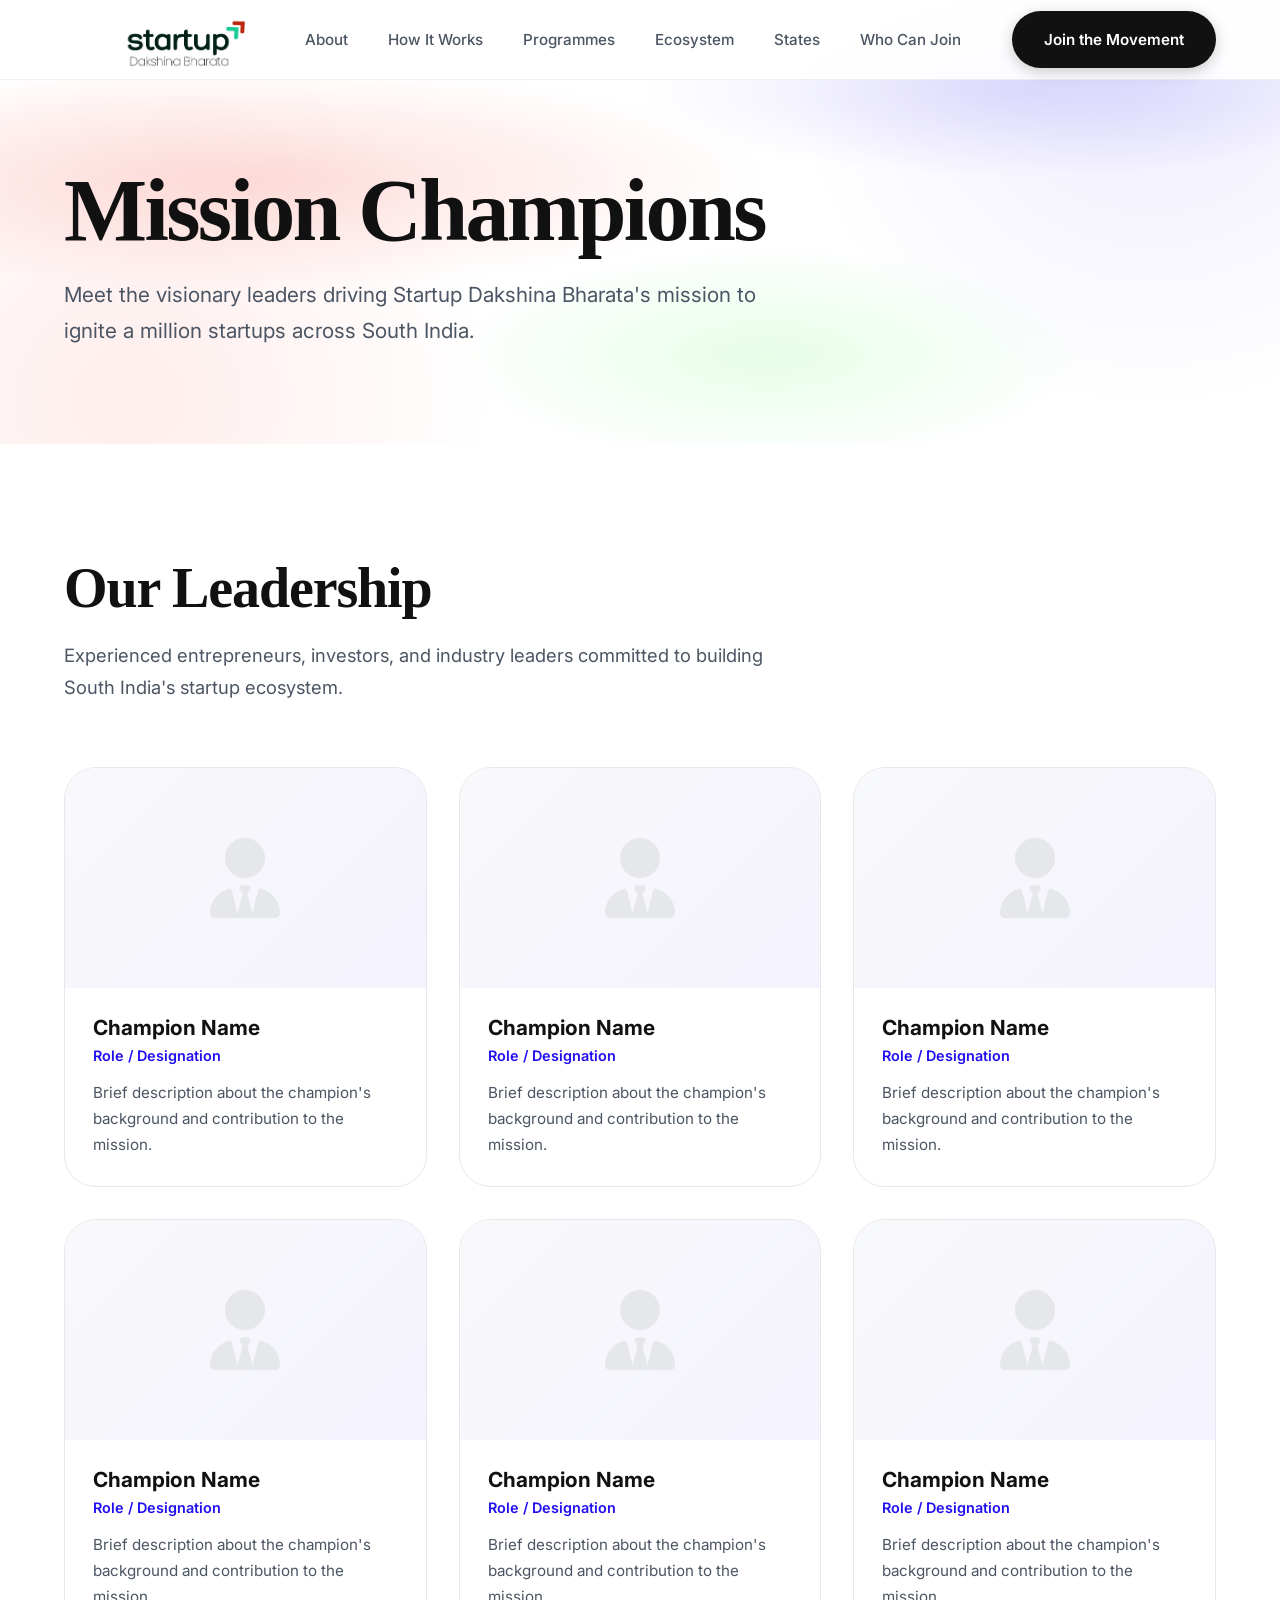
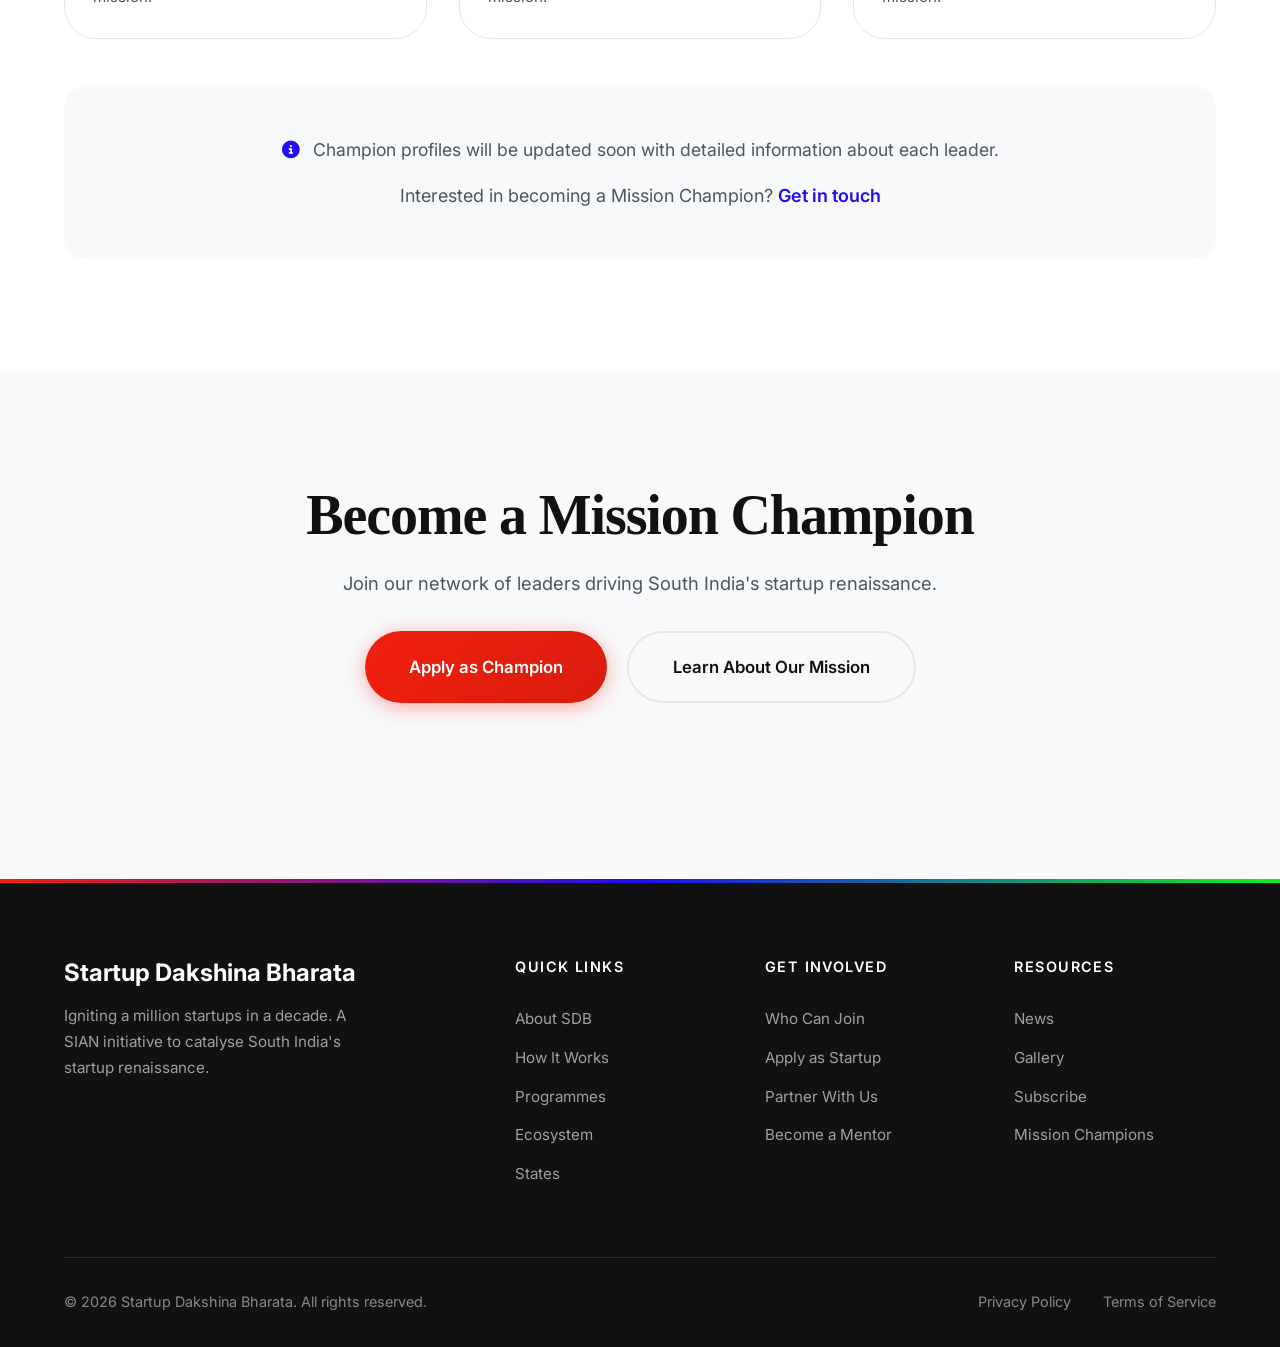
<file: mission-champions.html>
<!DOCTYPE html>
<html lang="en">
<head>
  <meta charset="UTF-8">
  <meta name="viewport" content="width=device-width, initial-scale=1.0">
  <meta name="description" content="Meet the Mission Champions of Startup Dakshina Bharata - Leaders driving South India's startup renaissance.">
  <title>Mission Champions | Startup Dakshina Bharata</title>
  
  <!-- Fonts -->
  <link rel="preconnect" href="https://fonts.googleapis.com">
  <link rel="preconnect" href="https://fonts.gstatic.com" crossorigin>
  <link href="https://fonts.googleapis.com/css2?family=Inter:wght@400;500;600;700&family=Manrope:wght@400;500;600;700;800&display=swap" rel="stylesheet">
  
  <!-- Icons -->
  <link rel="stylesheet" href="https://cdnjs.cloudflare.com/ajax/libs/font-awesome/6.5.1/css/all.min.css">
  
  <!-- Styles -->
  <link rel="stylesheet" href="css/style.css">
</head>
<body>
  <!-- Navigation -->
  <nav class="navbar">
    <div class="container">
      <a href="index.html" class="logo">
        <a href="index.html" class="logo">
          <img src="images/SDBA-logo.jpeg" alt="Startup Dakshina Bharata Logo" class="logo-img">
        </a>
      </a>
      
      <div class="nav-links">
        <a href="about.html">About</a>
        <a href="how-it-works.html">How It Works</a>
        <a href="programmes.html">Programmes</a>
        <a href="ecosystem.html">Ecosystem</a>
        <a href="states.html">States</a>
        <a href="who-can-join.html">Who Can Join</a>
      </div>
      
      <div class="nav-cta">
        <a href="join.html" class="btn btn-primary">Join the Movement</a>
      </div>
      
      <button class="mobile-menu-btn" aria-label="Toggle menu">
        <span></span>
        <span></span>
        <span></span>
      </button>
    </div>
  </nav>
  
  <!-- Mobile Navigation -->
  <div class="mobile-nav">
    <a href="about.html">About SDB</a>
    <a href="mission-champions.html">Mission Champions</a>
    <a href="how-it-works.html">How It Works</a>
    <a href="programmes.html">Programmes</a>
    <a href="ecosystem.html">Ecosystem & Partners</a>
    <a href="states.html">States</a>
    <a href="who-can-join.html">Who Can Join</a>
    <a href="join.html">Join the Movement</a>
    <a href="news.html">News</a>
    <a href="gallery.html">Gallery</a>
  </div>

  <!-- Page Header -->
  <section class="page-header">
    <div class="container">
      <h1>Mission Champions</h1>
      <p>Meet the visionary leaders driving Startup Dakshina Bharata's mission to ignite a million startups across South India.</p>
    </div>
  </section>

  <!-- Champions Section -->
  <section class="section">
    <div class="container">
      <div class="section-header">
        <h2>Our Leadership</h2>
        <p>Experienced entrepreneurs, investors, and industry leaders committed to building South India's startup ecosystem.</p>
      </div>
      
      <div class="champions-grid">
        <div class="champion-card">
          <div class="champion-image">
            <i class="fas fa-user-tie"></i>
          </div>
          <div class="champion-info">
            <h3>Champion Name</h3>
            <p class="champion-role">Role / Designation</p>
            <p class="champion-bio">Brief description about the champion's background and contribution to the mission.</p>
          </div>
        </div>
        <div class="champion-card">
          <div class="champion-image">
            <i class="fas fa-user-tie"></i>
          </div>
          <div class="champion-info">
            <h3>Champion Name</h3>
            <p class="champion-role">Role / Designation</p>
            <p class="champion-bio">Brief description about the champion's background and contribution to the mission.</p>
          </div>
        </div>
        <div class="champion-card">
          <div class="champion-image">
            <i class="fas fa-user-tie"></i>
          </div>
          <div class="champion-info">
            <h3>Champion Name</h3>
            <p class="champion-role">Role / Designation</p>
            <p class="champion-bio">Brief description about the champion's background and contribution to the mission.</p>
          </div>
        </div>
        <div class="champion-card">
          <div class="champion-image">
            <i class="fas fa-user-tie"></i>
          </div>
          <div class="champion-info">
            <h3>Champion Name</h3>
            <p class="champion-role">Role / Designation</p>
            <p class="champion-bio">Brief description about the champion's background and contribution to the mission.</p>
          </div>
        </div>
        <div class="champion-card">
          <div class="champion-image">
            <i class="fas fa-user-tie"></i>
          </div>
          <div class="champion-info">
            <h3>Champion Name</h3>
            <p class="champion-role">Role / Designation</p>
            <p class="champion-bio">Brief description about the champion's background and contribution to the mission.</p>
          </div>
        </div>
        <div class="champion-card">
          <div class="champion-image">
            <i class="fas fa-user-tie"></i>
          </div>
          <div class="champion-info">
            <h3>Champion Name</h3>
            <p class="champion-role">Role / Designation</p>
            <p class="champion-bio">Brief description about the champion's background and contribution to the mission.</p>
          </div>
        </div>
      </div>
      
      <div class="text-center mt-4" style="padding: 3rem; background: var(--color-off-white); border-radius: var(--radius-lg); margin-top: 3rem;">
        <p style="font-size: 1.1rem; color: var(--text-secondary); margin-bottom: 1rem;">
          <i class="fas fa-info-circle" style="color: var(--color-blue); margin-right: 0.5rem;"></i>
          Champion profiles will be updated soon with detailed information about each leader.
        </p>
        <p style="margin: 0; color: var(--text-secondary);">
          Interested in becoming a Mission Champion? <a href="join.html#mentor" style="color: var(--color-blue); font-weight: 600;">Get in touch</a>
        </p>
      </div>
    </div>
  </section>

  <!-- Become a Champion -->
  <section class="section section-alt">
    <div class="container">
      <div class="section-header text-center" style="max-width: 100%;">
        <h2>Become a Mission Champion</h2>
        <p>Join our network of leaders driving South India's startup renaissance.</p>
        <div class="hero-cta" style="justify-content: center; margin-top: 2rem;">
          <a href="join.html#mentor" class="btn btn-red btn-lg">Apply as Champion</a>
          <a href="about.html" class="btn btn-outline btn-lg">Learn About Our Mission</a>
        </div>
      </div>
    </div>
  </section>

  <!-- Footer -->
  <footer class="footer">
    <div class="container">
      <div class="footer-grid">
        <div class="footer-brand">
          <h3>Startup Dakshina Bharata</h3>
          <p>Igniting a million startups in a decade. A SIAN initiative to catalyse South India's startup renaissance.</p>
        </div>
        <div class="footer-links">
          <h4>Quick Links</h4>
          <a href="about.html">About SDB</a>
          <a href="how-it-works.html">How It Works</a>
          <a href="programmes.html">Programmes</a>
          <a href="ecosystem.html">Ecosystem</a>
          <a href="states.html">States</a>
        </div>
        <div class="footer-links">
          <h4>Get Involved</h4>
          <a href="who-can-join.html">Who Can Join</a>
          <a href="join.html">Apply as Startup</a>
          <a href="join.html#partner">Partner With Us</a>
          <a href="join.html#mentor">Become a Mentor</a>
        </div>
        <div class="footer-links">
          <h4>Resources</h4>
          <a href="news.html">News</a>
          <a href="gallery.html">Gallery</a>
          <a href="subscribe.html">Subscribe</a>
          <a href="mission-champions.html">Mission Champions</a>
        </div>
      </div>
      <div class="footer-bottom">
        <p>&copy; 2026 Startup Dakshina Bharata. All rights reserved.</p>
        <div class="footer-legal">
          <a href="privacy-policy.html">Privacy Policy</a>
          <a href="terms-of-service.html">Terms of Service</a>
        </div>
      </div>
    </div>
  </footer>

  <script src="js/main.js"></script>
</body>
</html>
</file>
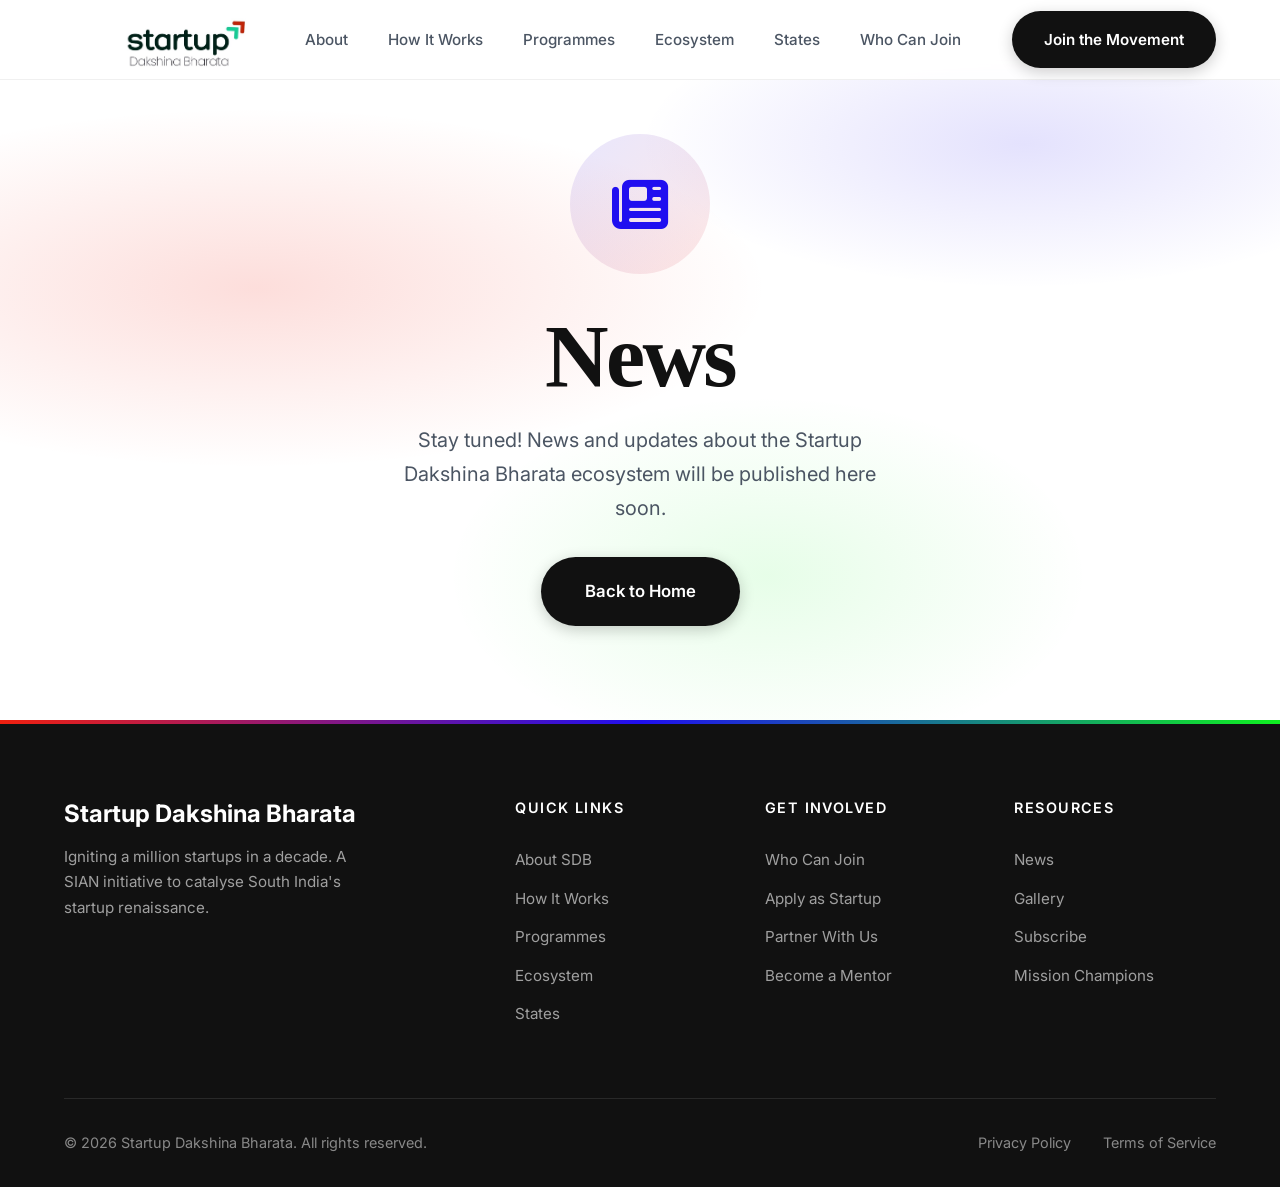
<file: news.html>
<!DOCTYPE html>
<html lang="en">
<head>
  <meta charset="UTF-8">
  <meta name="viewport" content="width=device-width, initial-scale=1.0">
  <meta name="description" content="News - Startup Dakshina Bharata - Coming Soon">
  <title>News | Startup Dakshina Bharata</title>
  
  <!-- Fonts -->
  <link rel="preconnect" href="https://fonts.googleapis.com">
  <link rel="preconnect" href="https://fonts.gstatic.com" crossorigin>
  <link href="https://fonts.googleapis.com/css2?family=Inter:wght@400;500;600;700&family=Manrope:wght@400;500;600;700;800&display=swap" rel="stylesheet">
  
  <!-- Icons -->
  <link rel="stylesheet" href="https://cdnjs.cloudflare.com/ajax/libs/font-awesome/6.5.1/css/all.min.css">
  
  <!-- Styles -->
  <link rel="stylesheet" href="css/style.css">
</head>
<body>
  <!-- Navigation -->
  <nav class="navbar">
    <div class="container">
      <a href="index.html" class="logo">
        <a href="index.html" class="logo">
          <img src="images/SDBA-logo.jpeg" alt="Startup Dakshina Bharata Logo" class="logo-img">
        </a>
      </a>
      
      <div class="nav-links">
        <a href="about.html">About</a>
        <a href="how-it-works.html">How It Works</a>
        <a href="programmes.html">Programmes</a>
        <a href="ecosystem.html">Ecosystem</a>
        <a href="states.html">States</a>
        <a href="who-can-join.html">Who Can Join</a>
      </div>
      
      <div class="nav-cta">
        <a href="join.html" class="btn btn-primary">Join the Movement</a>
      </div>
      
      <button class="mobile-menu-btn" aria-label="Toggle menu">
        <span></span>
        <span></span>
        <span></span>
      </button>
    </div>
  </nav>
  
  <!-- Mobile Navigation -->
  <div class="mobile-nav">
    <a href="about.html">About SDB</a>
    <a href="mission-champions.html">Mission Champions</a>
    <a href="how-it-works.html">How It Works</a>
    <a href="programmes.html">Programmes</a>
    <a href="ecosystem.html">Ecosystem & Partners</a>
    <a href="states.html">States</a>
    <a href="who-can-join.html">Who Can Join</a>
    <a href="join.html">Join the Movement</a>
    <a href="news.html">News</a>
    <a href="gallery.html">Gallery</a>
  </div>

  <!-- Coming Soon -->
  <section class="coming-soon">
    <div class="coming-soon-icon">
      <i class="fas fa-newspaper"></i>
    </div>
    <h1>News</h1>
    <p>Stay tuned! News and updates about the Startup Dakshina Bharata ecosystem will be published here soon.</p>
    <a href="index.html" class="btn btn-primary btn-lg">Back to Home</a>
  </section>

  <!-- Footer -->
  <footer class="footer">
    <div class="container">
      <div class="footer-grid">
        <div class="footer-brand">
          <h3>Startup Dakshina Bharata</h3>
          <p>Igniting a million startups in a decade. A SIAN initiative to catalyse South India's startup renaissance.</p>
        </div>
        <div class="footer-links">
          <h4>Quick Links</h4>
          <a href="about.html">About SDB</a>
          <a href="how-it-works.html">How It Works</a>
          <a href="programmes.html">Programmes</a>
          <a href="ecosystem.html">Ecosystem</a>
          <a href="states.html">States</a>
        </div>
        <div class="footer-links">
          <h4>Get Involved</h4>
          <a href="who-can-join.html">Who Can Join</a>
          <a href="join.html">Apply as Startup</a>
          <a href="join.html#partner">Partner With Us</a>
          <a href="join.html#mentor">Become a Mentor</a>
        </div>
        <div class="footer-links">
          <h4>Resources</h4>
          <a href="news.html">News</a>
          <a href="gallery.html">Gallery</a>
          <a href="subscribe.html">Subscribe</a>
          <a href="mission-champions.html">Mission Champions</a>
        </div>
      </div>
      <div class="footer-bottom">
        <p>&copy; 2026 Startup Dakshina Bharata. All rights reserved.</p>
        <div class="footer-legal">
          <a href="privacy-policy.html">Privacy Policy</a>
          <a href="terms-of-service.html">Terms of Service</a>
        </div>
      </div>
    </div>
  </footer>

  <script src="js/main.js"></script>
</body>
</html>
</file>
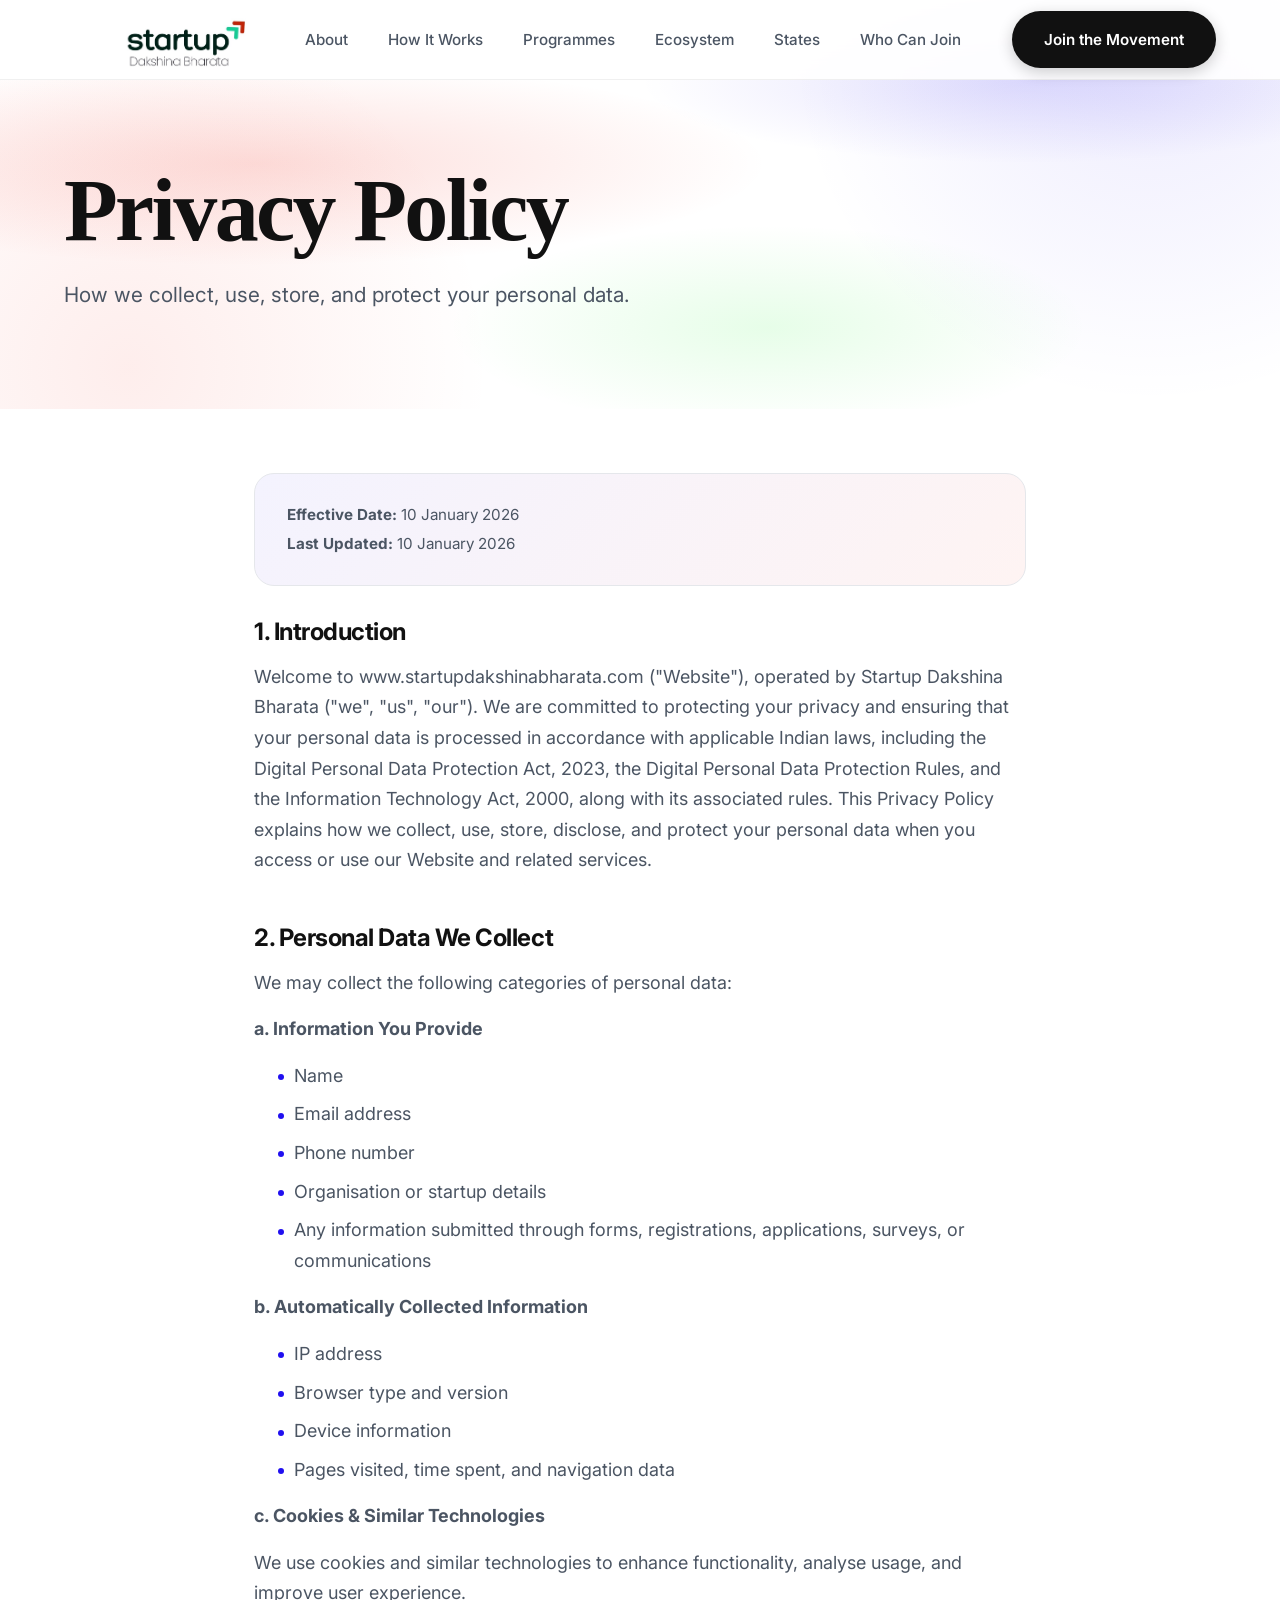
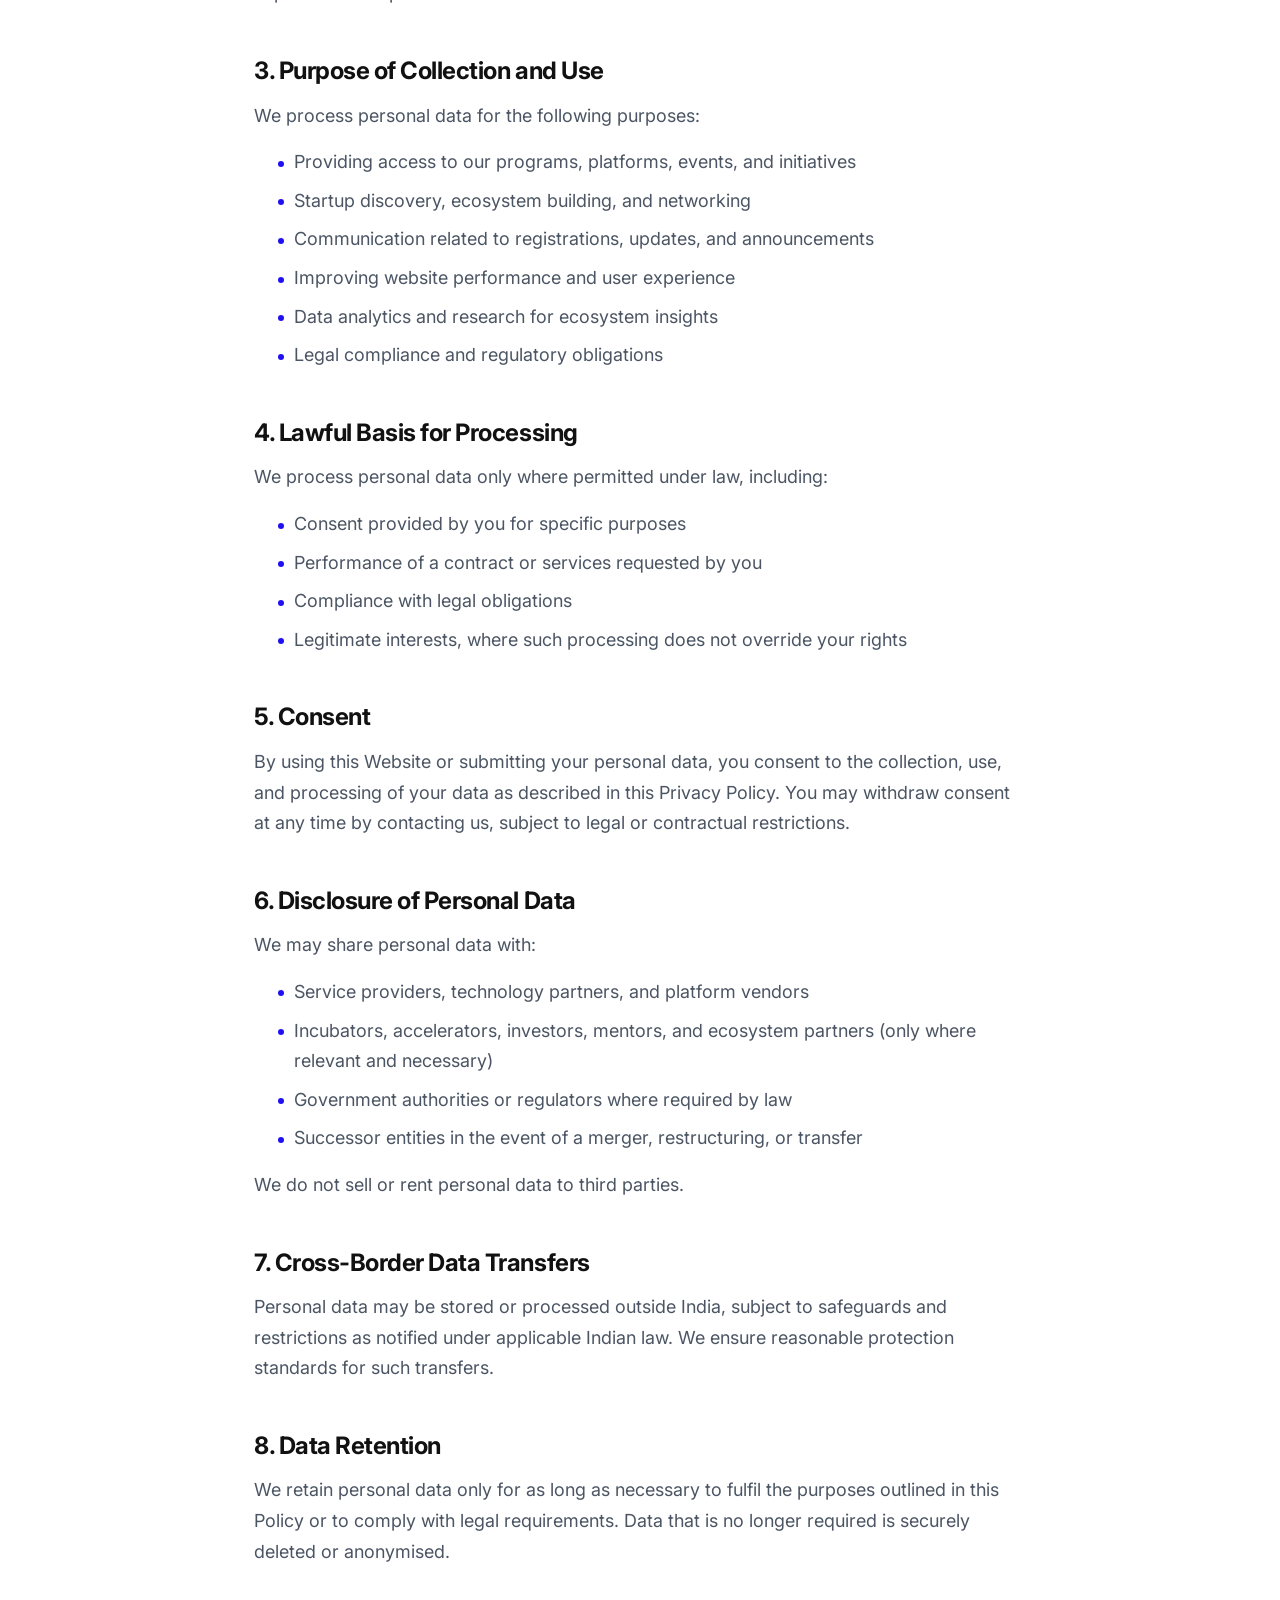
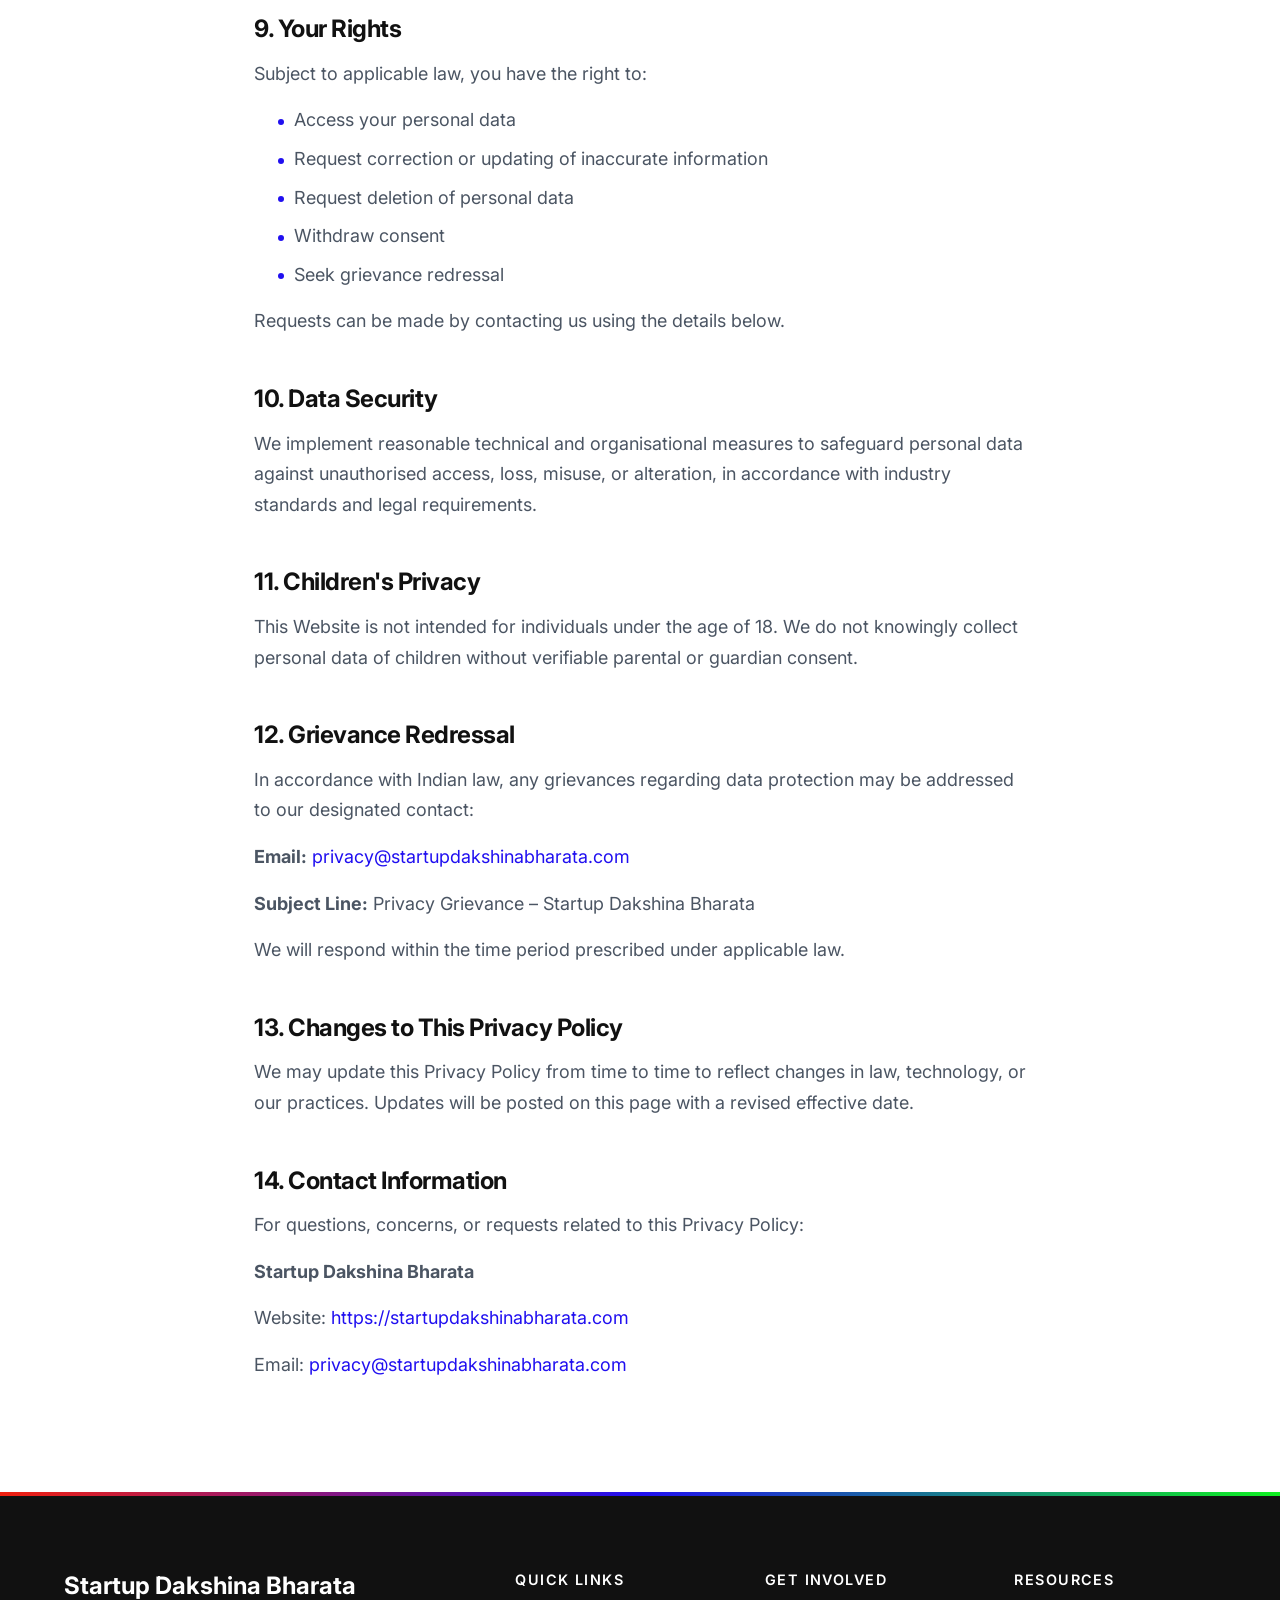
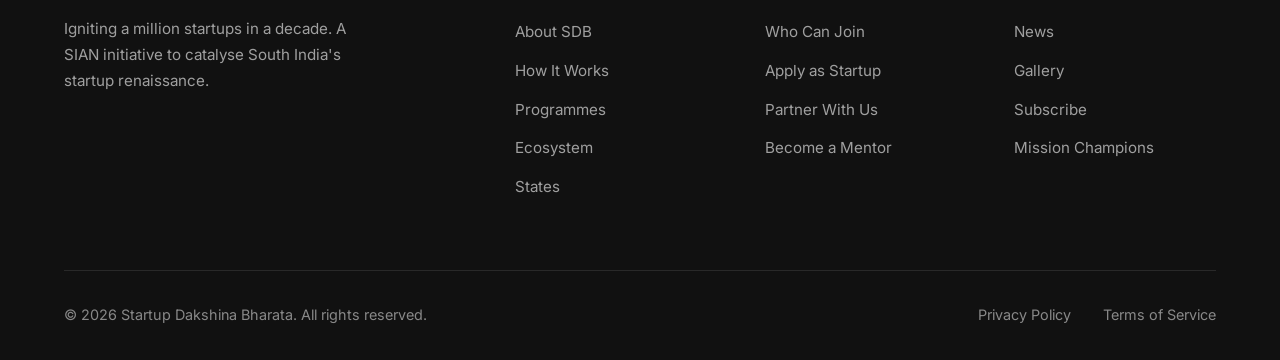
<file: privacy-policy.html>
<!DOCTYPE html>
<html lang="en">
<head>
  <meta charset="UTF-8">
  <meta name="viewport" content="width=device-width, initial-scale=1.0">
  <meta name="description" content="Privacy Policy - Startup Dakshina Bharata">
  <title>Privacy Policy | Startup Dakshina Bharata</title>
  
  <!-- Fonts -->
  <link rel="preconnect" href="https://fonts.googleapis.com">
  <link rel="preconnect" href="https://fonts.gstatic.com" crossorigin>
  <link href="https://fonts.googleapis.com/css2?family=Inter:wght@400;500;600;700&family=Manrope:wght@400;500;600;700;800&display=swap" rel="stylesheet">
  
  <!-- Icons -->
  <link rel="stylesheet" href="https://cdnjs.cloudflare.com/ajax/libs/font-awesome/6.5.1/css/all.min.css">
  
  <!-- Styles -->
  <link rel="stylesheet" href="css/style.css">
</head>
<body>
  <!-- Navigation -->
  <nav class="navbar">
    <div class="container">
      <a href="index.html" class="logo">
        <a href="index.html" class="logo">
          <img src="images/SDBA-logo.jpeg" alt="Startup Dakshina Bharata Logo" class="logo-img">
        </a>
      </a>
      
      <div class="nav-links">
        <a href="about.html">About</a>
        <a href="how-it-works.html">How It Works</a>
        <a href="programmes.html">Programmes</a>
        <a href="ecosystem.html">Ecosystem</a>
        <a href="states.html">States</a>
        <a href="who-can-join.html">Who Can Join</a>
      </div>
      
      <div class="nav-cta">
        <a href="join.html" class="btn btn-primary">Join the Movement</a>
      </div>
      
      <button class="mobile-menu-btn" aria-label="Toggle menu">
        <span></span>
        <span></span>
        <span></span>
      </button>
    </div>
  </nav>
  
  <!-- Mobile Navigation -->
  <div class="mobile-nav">
    <a href="about.html">About SDB</a>
    <a href="mission-champions.html">Mission Champions</a>
    <a href="how-it-works.html">How It Works</a>
    <a href="programmes.html">Programmes</a>
    <a href="ecosystem.html">Ecosystem & Partners</a>
    <a href="states.html">States</a>
    <a href="who-can-join.html">Who Can Join</a>
    <a href="join.html">Join the Movement</a>
    <a href="news.html">News</a>
    <a href="gallery.html">Gallery</a>
  </div>

  <!-- Page Header -->
  <section class="page-header">
    <div class="container">
      <h1>Privacy Policy</h1>
      <p>How we collect, use, store, and protect your personal data.</p>
    </div>
  </section>

  <!-- Legal Content -->
  <section class="legal-content">
    <div class="container">
      <div class="legal-meta">
        <p><strong>Effective Date:</strong> 10 January 2026</p>
        <p><strong>Last Updated:</strong> 10 January 2026</p>
      </div>

      <h2>1. Introduction</h2>
      <p>Welcome to www.startupdakshinabharata.com ("Website"), operated by Startup Dakshina Bharata ("we", "us", "our"). We are committed to protecting your privacy and ensuring that your personal data is processed in accordance with applicable Indian laws, including the Digital Personal Data Protection Act, 2023, the Digital Personal Data Protection Rules, and the Information Technology Act, 2000, along with its associated rules. This Privacy Policy explains how we collect, use, store, disclose, and protect your personal data when you access or use our Website and related services.</p>

      <h2>2. Personal Data We Collect</h2>
      <p>We may collect the following categories of personal data:</p>
      
      <p><strong>a. Information You Provide</strong></p>
      <ul>
        <li>Name</li>
        <li>Email address</li>
        <li>Phone number</li>
        <li>Organisation or startup details</li>
        <li>Any information submitted through forms, registrations, applications, surveys, or communications</li>
      </ul>

      <p><strong>b. Automatically Collected Information</strong></p>
      <ul>
        <li>IP address</li>
        <li>Browser type and version</li>
        <li>Device information</li>
        <li>Pages visited, time spent, and navigation data</li>
      </ul>

      <p><strong>c. Cookies & Similar Technologies</strong></p>
      <p>We use cookies and similar technologies to enhance functionality, analyse usage, and improve user experience.</p>

      <h2>3. Purpose of Collection and Use</h2>
      <p>We process personal data for the following purposes:</p>
      <ul>
        <li>Providing access to our programs, platforms, events, and initiatives</li>
        <li>Startup discovery, ecosystem building, and networking</li>
        <li>Communication related to registrations, updates, and announcements</li>
        <li>Improving website performance and user experience</li>
        <li>Data analytics and research for ecosystem insights</li>
        <li>Legal compliance and regulatory obligations</li>
      </ul>

      <h2>4. Lawful Basis for Processing</h2>
      <p>We process personal data only where permitted under law, including:</p>
      <ul>
        <li>Consent provided by you for specific purposes</li>
        <li>Performance of a contract or services requested by you</li>
        <li>Compliance with legal obligations</li>
        <li>Legitimate interests, where such processing does not override your rights</li>
      </ul>

      <h2>5. Consent</h2>
      <p>By using this Website or submitting your personal data, you consent to the collection, use, and processing of your data as described in this Privacy Policy. You may withdraw consent at any time by contacting us, subject to legal or contractual restrictions.</p>

      <h2>6. Disclosure of Personal Data</h2>
      <p>We may share personal data with:</p>
      <ul>
        <li>Service providers, technology partners, and platform vendors</li>
        <li>Incubators, accelerators, investors, mentors, and ecosystem partners (only where relevant and necessary)</li>
        <li>Government authorities or regulators where required by law</li>
        <li>Successor entities in the event of a merger, restructuring, or transfer</li>
      </ul>
      <p>We do not sell or rent personal data to third parties.</p>

      <h2>7. Cross-Border Data Transfers</h2>
      <p>Personal data may be stored or processed outside India, subject to safeguards and restrictions as notified under applicable Indian law. We ensure reasonable protection standards for such transfers.</p>

      <h2>8. Data Retention</h2>
      <p>We retain personal data only for as long as necessary to fulfil the purposes outlined in this Policy or to comply with legal requirements. Data that is no longer required is securely deleted or anonymised.</p>

      <h2>9. Your Rights</h2>
      <p>Subject to applicable law, you have the right to:</p>
      <ul>
        <li>Access your personal data</li>
        <li>Request correction or updating of inaccurate information</li>
        <li>Request deletion of personal data</li>
        <li>Withdraw consent</li>
        <li>Seek grievance redressal</li>
      </ul>
      <p>Requests can be made by contacting us using the details below.</p>

      <h2>10. Data Security</h2>
      <p>We implement reasonable technical and organisational measures to safeguard personal data against unauthorised access, loss, misuse, or alteration, in accordance with industry standards and legal requirements.</p>

      <h2>11. Children's Privacy</h2>
      <p>This Website is not intended for individuals under the age of 18. We do not knowingly collect personal data of children without verifiable parental or guardian consent.</p>

      <h2>12. Grievance Redressal</h2>
      <p>In accordance with Indian law, any grievances regarding data protection may be addressed to our designated contact:</p>
      <p><strong>Email:</strong> <a href="mailto:privacy@startupdakshinabharata.com" style="color: var(--color-blue);">privacy@startupdakshinabharata.com</a></p>
      <p><strong>Subject Line:</strong> Privacy Grievance – Startup Dakshina Bharata</p>
      <p>We will respond within the time period prescribed under applicable law.</p>

      <h2>13. Changes to This Privacy Policy</h2>
      <p>We may update this Privacy Policy from time to time to reflect changes in law, technology, or our practices. Updates will be posted on this page with a revised effective date.</p>

      <h2>14. Contact Information</h2>
      <p>For questions, concerns, or requests related to this Privacy Policy:</p>
      <p><strong>Startup Dakshina Bharata</strong></p>
      <p>Website: <a href="https://startupdakshinabharata.com" style="color: var(--color-blue);">https://startupdakshinabharata.com</a></p>
      <p>Email: <a href="mailto:privacy@startupdakshinabharata.com" style="color: var(--color-blue);">privacy@startupdakshinabharata.com</a></p>
    </div>
  </section>

  <!-- Footer -->
  <footer class="footer">
    <div class="container">
      <div class="footer-grid">
        <div class="footer-brand">
          <h3>Startup Dakshina Bharata</h3>
          <p>Igniting a million startups in a decade. A SIAN initiative to catalyse South India's startup renaissance.</p>
        </div>
        <div class="footer-links">
          <h4>Quick Links</h4>
          <a href="about.html">About SDB</a>
          <a href="how-it-works.html">How It Works</a>
          <a href="programmes.html">Programmes</a>
          <a href="ecosystem.html">Ecosystem</a>
          <a href="states.html">States</a>
        </div>
        <div class="footer-links">
          <h4>Get Involved</h4>
          <a href="who-can-join.html">Who Can Join</a>
          <a href="join.html">Apply as Startup</a>
          <a href="join.html#partner">Partner With Us</a>
          <a href="join.html#mentor">Become a Mentor</a>
        </div>
        <div class="footer-links">
          <h4>Resources</h4>
          <a href="news.html">News</a>
          <a href="gallery.html">Gallery</a>
          <a href="subscribe.html">Subscribe</a>
          <a href="mission-champions.html">Mission Champions</a>
        </div>
      </div>
      <div class="footer-bottom">
        <p>&copy; 2026 Startup Dakshina Bharata. All rights reserved.</p>
        <div class="footer-legal">
          <a href="privacy-policy.html">Privacy Policy</a>
          <a href="terms-of-service.html">Terms of Service</a>
        </div>
      </div>
    </div>
  </footer>

  <script src="js/main.js"></script>
</body>
</html>
</file>
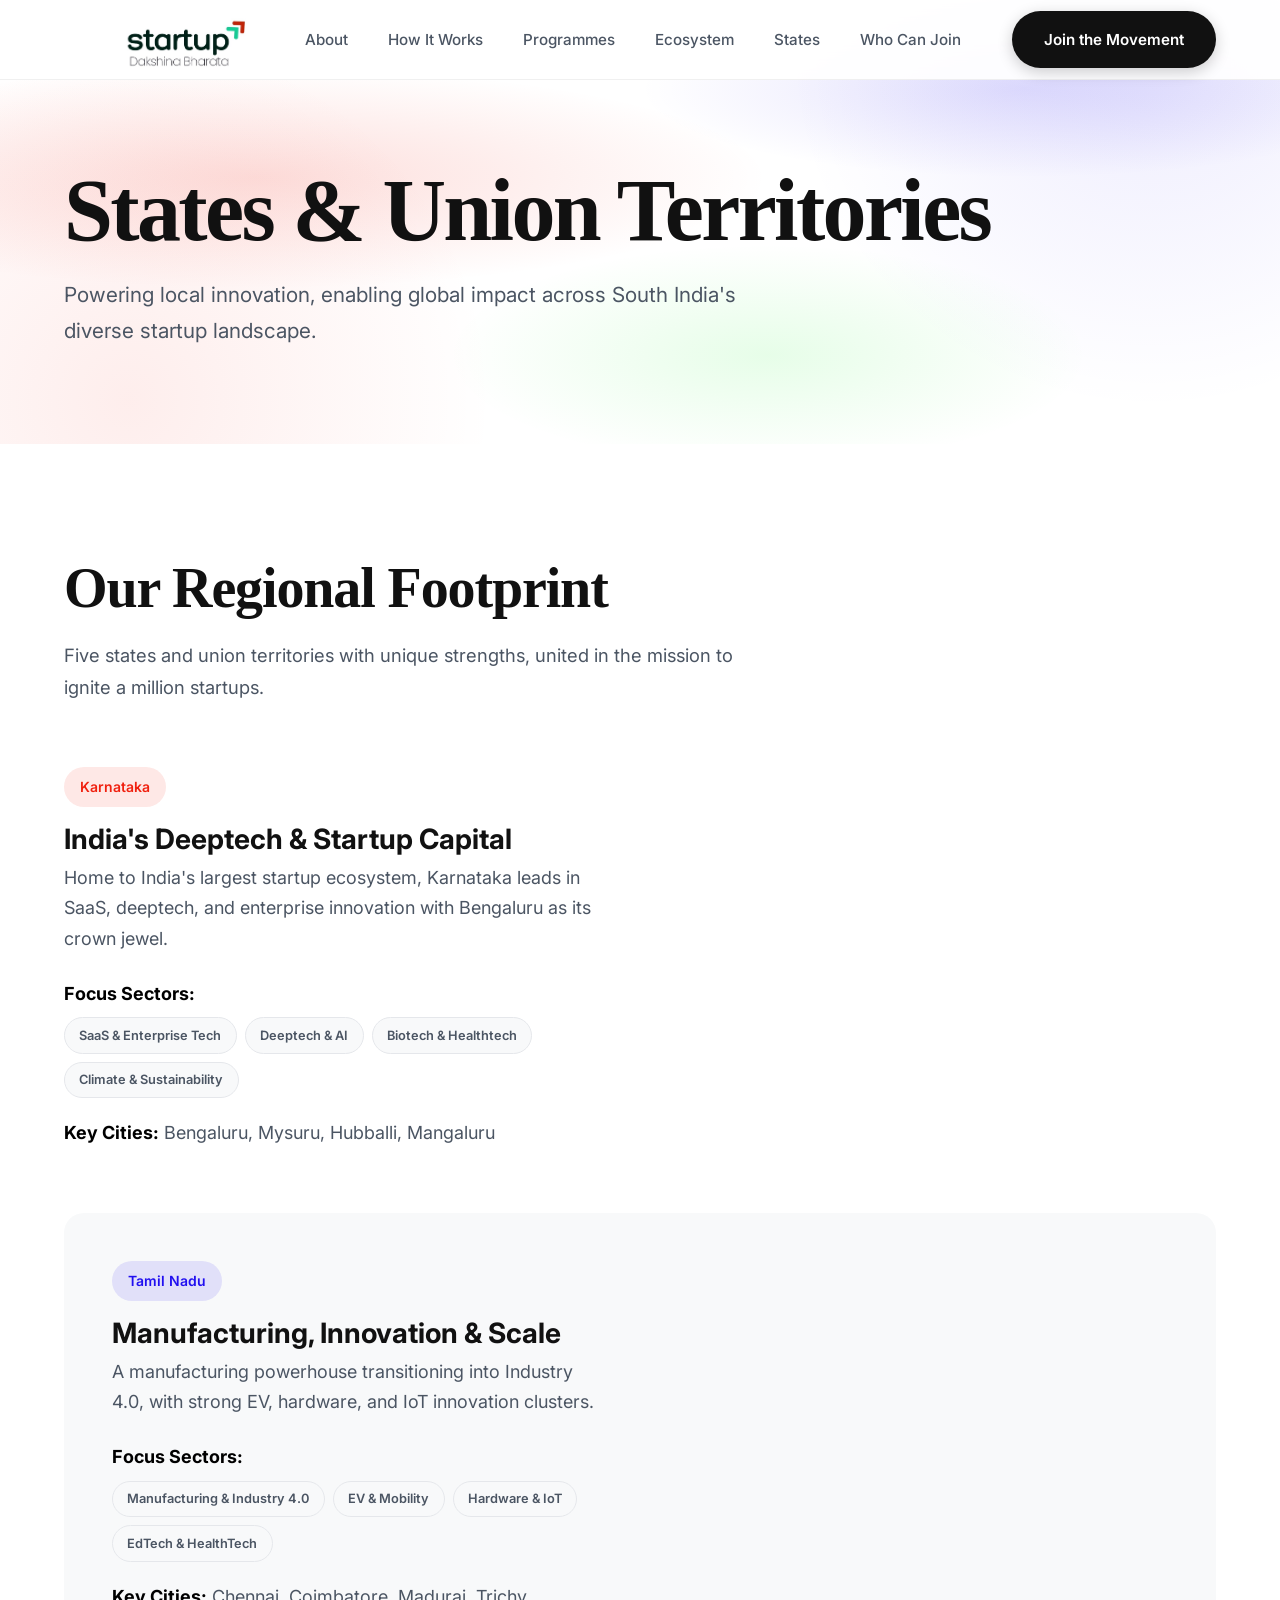
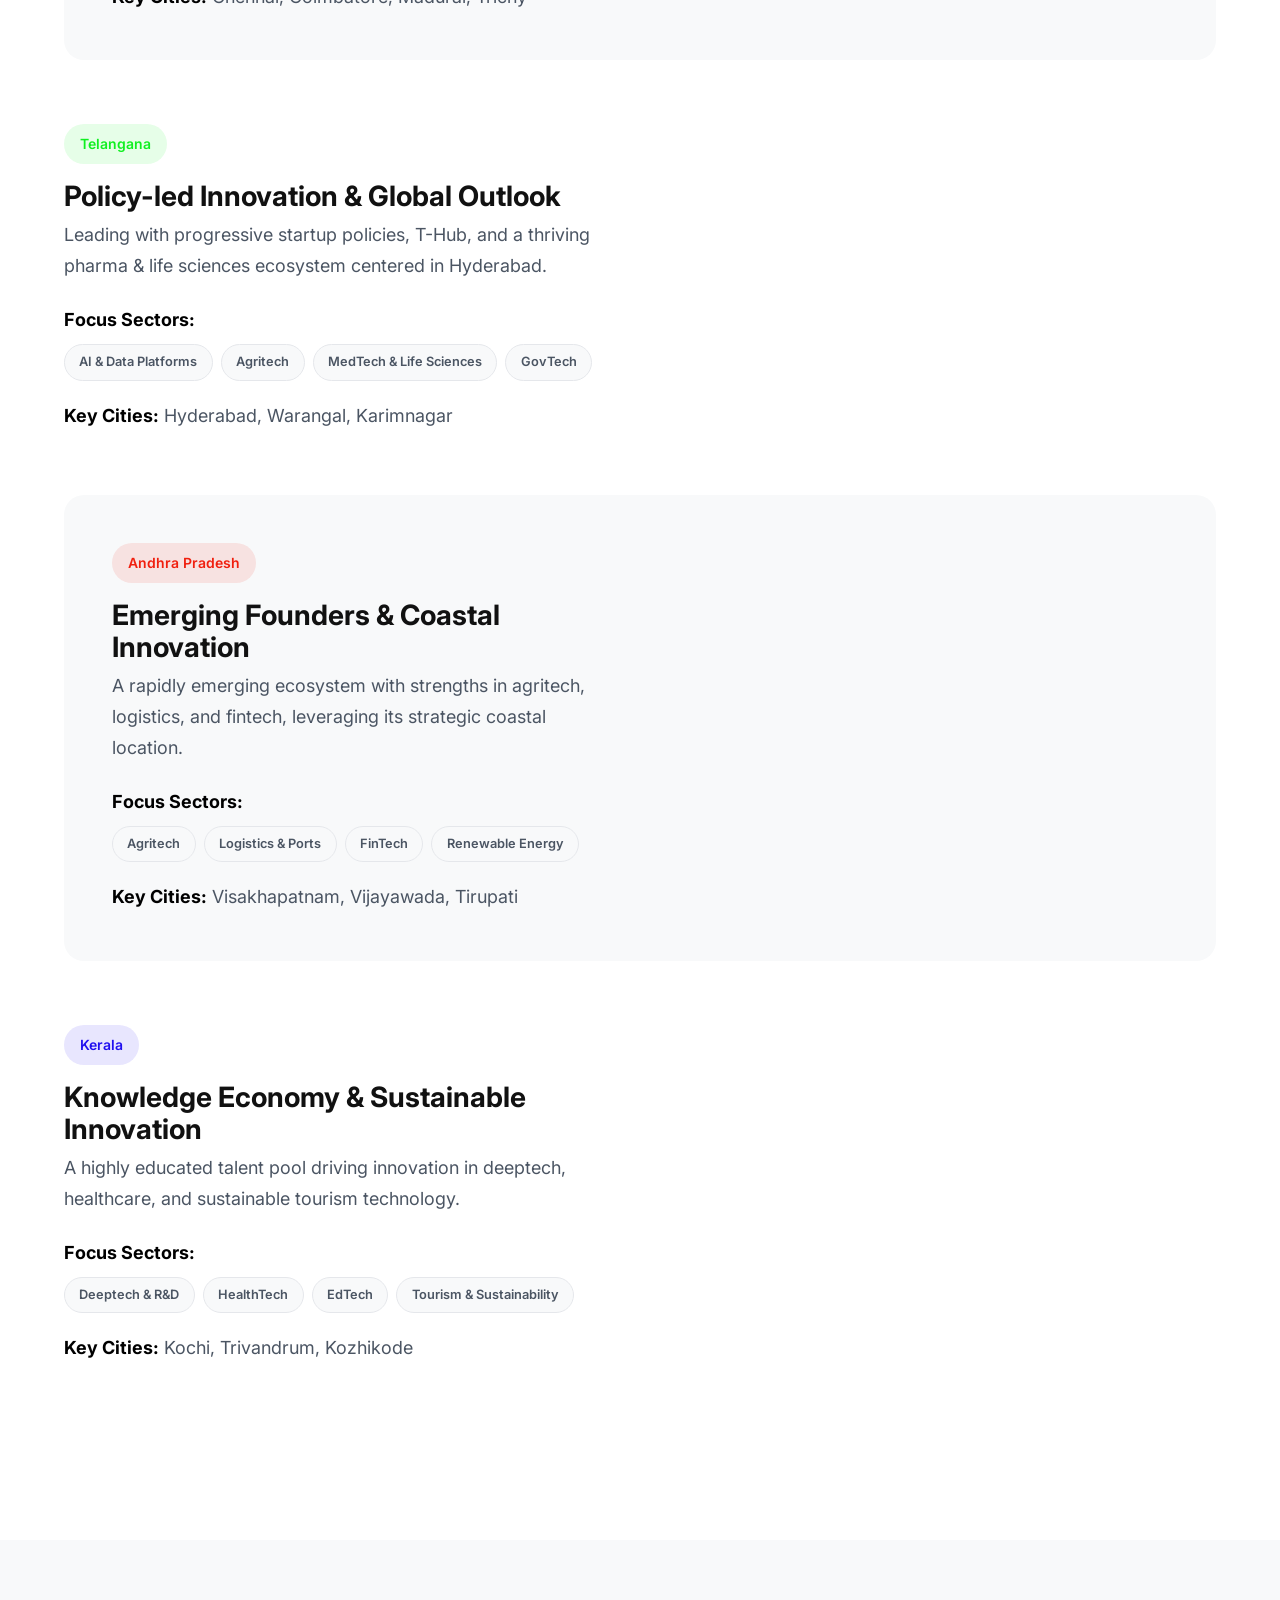
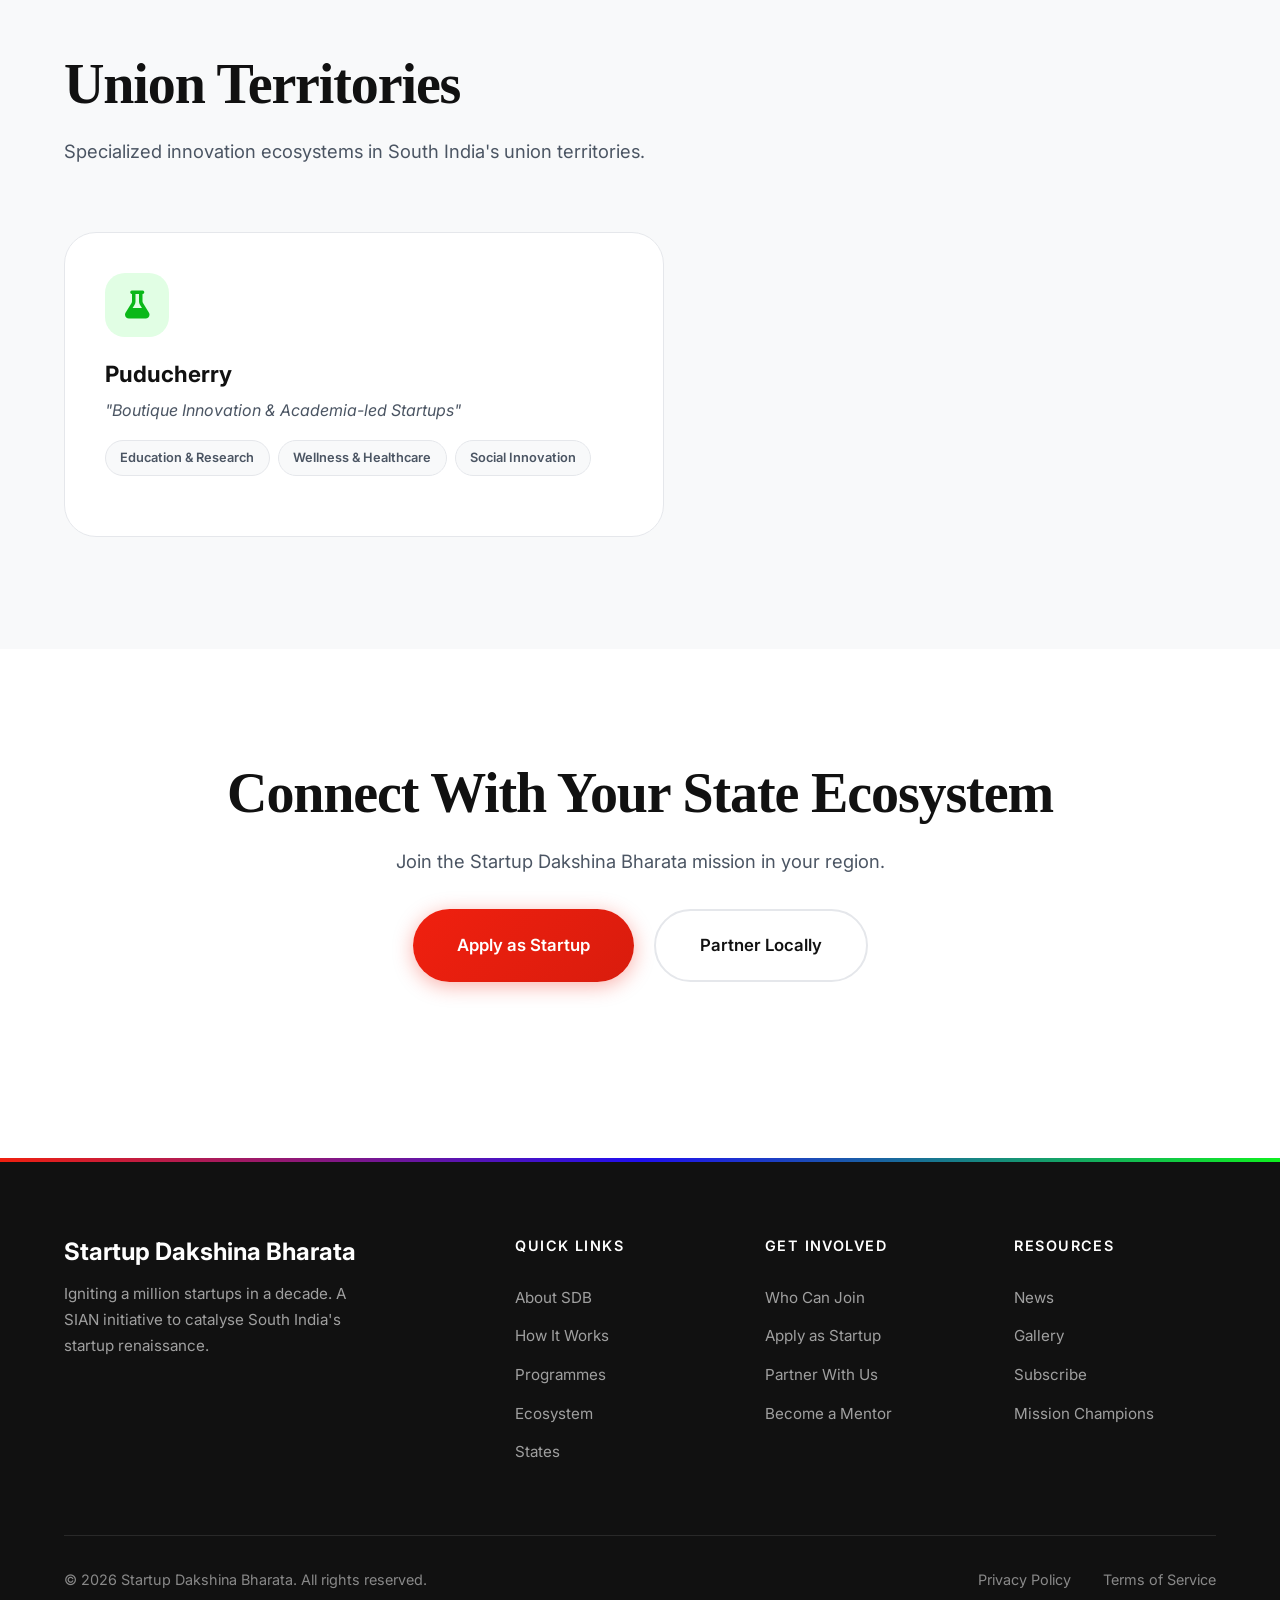
<file: states.html>
<!DOCTYPE html>
<html lang="en">
<head>
  <meta charset="UTF-8">
  <meta name="viewport" content="width=device-width, initial-scale=1.0">
  <meta name="description" content="Startup Dakshina Bharata States - Karnataka, Tamil Nadu, Telangana, Andhra Pradesh, Kerala & Union Territories.">
  <title>States | Startup Dakshina Bharata</title>
  
  <!-- Fonts -->
  <link rel="preconnect" href="https://fonts.googleapis.com">
  <link rel="preconnect" href="https://fonts.gstatic.com" crossorigin>
  <link href="https://fonts.googleapis.com/css2?family=Inter:wght@400;500;600;700&family=Manrope:wght@400;500;600;700;800&display=swap" rel="stylesheet">
  
  <!-- Icons -->
  <link rel="stylesheet" href="https://cdnjs.cloudflare.com/ajax/libs/font-awesome/6.5.1/css/all.min.css">
  
  <!-- Styles -->
  <link rel="stylesheet" href="css/style.css">
</head>
<body>
  <!-- Navigation -->
  <nav class="navbar">
    <div class="container">
      <a href="index.html" class="logo">
        <a href="index.html" class="logo">
          <img src="images/SDBA-logo.jpeg" alt="Startup Dakshina Bharata Logo" class="logo-img">
        </a>
      </a>
      
      <div class="nav-links">
        <a href="about.html">About</a>
        <a href="how-it-works.html">How It Works</a>
        <a href="programmes.html">Programmes</a>
        <a href="ecosystem.html">Ecosystem</a>
        <a href="states.html">States</a>
        <a href="who-can-join.html">Who Can Join</a>
      </div>
      
      <div class="nav-cta">
        <a href="join.html" class="btn btn-primary">Join the Movement</a>
      </div>
      
      <button class="mobile-menu-btn" aria-label="Toggle menu">
        <span></span>
        <span></span>
        <span></span>
      </button>
    </div>
  </nav>
  
  <!-- Mobile Navigation -->
  <div class="mobile-nav">
    <a href="about.html">About SDB</a>
    <a href="mission-champions.html">Mission Champions</a>
    <a href="how-it-works.html">How It Works</a>
    <a href="programmes.html">Programmes</a>
    <a href="ecosystem.html">Ecosystem & Partners</a>
    <a href="states.html">States</a>
    <a href="who-can-join.html">Who Can Join</a>
    <a href="join.html">Join the Movement</a>
    <a href="news.html">News</a>
    <a href="gallery.html">Gallery</a>
  </div>

  <!-- Page Header -->
  <section class="page-header">
    <div class="container">
      <h1>States & Union Territories</h1>
      <p>Powering local innovation, enabling global impact across South India's diverse startup landscape.</p>
    </div>
  </section>

  <!-- States Grid -->
  <section class="section">
    <div class="container">
      <div class="section-header">
        <h2>Our Regional Footprint</h2>
        <p>Five states and union territories with unique strengths, united in the mission to ignite a million startups.</p>
      </div>
      
      <!-- Karnataka -->
      <div style="margin-bottom: 4rem;">
        <div class="initiative-content" style="align-items: flex-start;">
          <div class="initiative-text" style="color: var(--text-primary);">
            <div style="display: inline-flex; align-items: center; gap: 0.5rem; padding: 0.5rem 1rem; background: rgba(240, 32, 15, 0.1); border-radius: var(--radius-full); margin-bottom: 1rem;">
              <span style="font-size: 0.875rem; font-weight: 600; color: var(--color-red);">Karnataka</span>
            </div>
            <h3 style="color: var(--color-black); font-size: 1.75rem; margin-bottom: 0.5rem;">India's Deeptech & Startup Capital</h3>
            <p style="color: var(--text-secondary);">
              Home to India's largest startup ecosystem, Karnataka leads in SaaS, deeptech, and enterprise innovation with Bengaluru as its crown jewel.
            </p>
            <div style="margin-top: 1.5rem;">
              <strong style="display: block; margin-bottom: 0.5rem;">Focus Sectors:</strong>
              <div class="state-sectors">
                <span class="sector-tag">SaaS & Enterprise Tech</span>
                <span class="sector-tag">Deeptech & AI</span>
                <span class="sector-tag">Biotech & Healthtech</span>
                <span class="sector-tag">Climate & Sustainability</span>
              </div>
            </div>
            <div style="margin-top: 1rem;">
              <strong>Key Cities:</strong> <span style="color: var(--text-secondary);">Bengaluru, Mysuru, Hubballi, Mangaluru</span>
            </div>
          </div>
        </div>
      </div>
      
      <!-- Tamil Nadu -->
      <div style="margin-bottom: 4rem; background: var(--color-off-white); padding: 3rem; border-radius: var(--radius-lg);">
        <div class="initiative-content" style="align-items: flex-start;">
          <div class="initiative-text" style="color: var(--text-primary);">
            <div style="display: inline-flex; align-items: center; gap: 0.5rem; padding: 0.5rem 1rem; background: rgba(32, 15, 240, 0.1); border-radius: var(--radius-full); margin-bottom: 1rem;">
              <span style="font-size: 0.875rem; font-weight: 600; color: var(--color-blue);">Tamil Nadu</span>
            </div>
            <h3 style="color: var(--color-black); font-size: 1.75rem; margin-bottom: 0.5rem;">Manufacturing, Innovation & Scale</h3>
            <p style="color: var(--text-secondary);">
              A manufacturing powerhouse transitioning into Industry 4.0, with strong EV, hardware, and IoT innovation clusters.
            </p>
            <div style="margin-top: 1.5rem;">
              <strong style="display: block; margin-bottom: 0.5rem;">Focus Sectors:</strong>
              <div class="state-sectors">
                <span class="sector-tag">Manufacturing & Industry 4.0</span>
                <span class="sector-tag">EV & Mobility</span>
                <span class="sector-tag">Hardware & IoT</span>
                <span class="sector-tag">EdTech & HealthTech</span>
              </div>
            </div>
            <div style="margin-top: 1rem;">
              <strong>Key Cities:</strong> <span style="color: var(--text-secondary);">Chennai, Coimbatore, Madurai, Trichy</span>
            </div>
          </div>
        </div>
      </div>
      
      <!-- Telangana -->
      <div style="margin-bottom: 4rem;">
        <div class="initiative-content" style="align-items: flex-start;">
          <div class="initiative-text" style="color: var(--text-primary);">
            <div style="display: inline-flex; align-items: center; gap: 0.5rem; padding: 0.5rem 1rem; background: rgba(15, 240, 32, 0.1); border-radius: var(--radius-full); margin-bottom: 1rem;">
              <span style="font-size: 0.875rem; font-weight: 600; color: var(--color-green);">Telangana</span>
            </div>
            <h3 style="color: var(--color-black); font-size: 1.75rem; margin-bottom: 0.5rem;">Policy-led Innovation & Global Outlook</h3>
            <p style="color: var(--text-secondary);">
              Leading with progressive startup policies, T-Hub, and a thriving pharma & life sciences ecosystem centered in Hyderabad.
            </p>
            <div style="margin-top: 1.5rem;">
              <strong style="display: block; margin-bottom: 0.5rem;">Focus Sectors:</strong>
              <div class="state-sectors">
                <span class="sector-tag">AI & Data Platforms</span>
                <span class="sector-tag">Agritech</span>
                <span class="sector-tag">MedTech & Life Sciences</span>
                <span class="sector-tag">GovTech</span>
              </div>
            </div>
            <div style="margin-top: 1rem;">
              <strong>Key Cities:</strong> <span style="color: var(--text-secondary);">Hyderabad, Warangal, Karimnagar</span>
            </div>
          </div>
        </div>
      </div>
      
      <!-- Andhra Pradesh -->
      <div style="margin-bottom: 4rem; background: var(--color-off-white); padding: 3rem; border-radius: var(--radius-lg);">
        <div class="initiative-content" style="align-items: flex-start;">
          <div class="initiative-text" style="color: var(--text-primary);">
            <div style="display: inline-flex; align-items: center; gap: 0.5rem; padding: 0.5rem 1rem; background: rgba(240, 32, 15, 0.1); border-radius: var(--radius-full); margin-bottom: 1rem;">
              <span style="font-size: 0.875rem; font-weight: 600; color: var(--color-red);">Andhra Pradesh</span>
            </div>
            <h3 style="color: var(--color-black); font-size: 1.75rem; margin-bottom: 0.5rem;">Emerging Founders & Coastal Innovation</h3>
            <p style="color: var(--text-secondary);">
              A rapidly emerging ecosystem with strengths in agritech, logistics, and fintech, leveraging its strategic coastal location.
            </p>
            <div style="margin-top: 1.5rem;">
              <strong style="display: block; margin-bottom: 0.5rem;">Focus Sectors:</strong>
              <div class="state-sectors">
                <span class="sector-tag">Agritech</span>
                <span class="sector-tag">Logistics & Ports</span>
                <span class="sector-tag">FinTech</span>
                <span class="sector-tag">Renewable Energy</span>
              </div>
            </div>
            <div style="margin-top: 1rem;">
              <strong>Key Cities:</strong> <span style="color: var(--text-secondary);">Visakhapatnam, Vijayawada, Tirupati</span>
            </div>
          </div>
        </div>
      </div>
      
      <!-- Kerala -->
      <div style="margin-bottom: 4rem;">
        <div class="initiative-content" style="align-items: flex-start;">
          <div class="initiative-text" style="color: var(--text-primary);">
            <div style="display: inline-flex; align-items: center; gap: 0.5rem; padding: 0.5rem 1rem; background: rgba(32, 15, 240, 0.1); border-radius: var(--radius-full); margin-bottom: 1rem;">
              <span style="font-size: 0.875rem; font-weight: 600; color: var(--color-blue);">Kerala</span>
            </div>
            <h3 style="color: var(--color-black); font-size: 1.75rem; margin-bottom: 0.5rem;">Knowledge Economy & Sustainable Innovation</h3>
            <p style="color: var(--text-secondary);">
              A highly educated talent pool driving innovation in deeptech, healthcare, and sustainable tourism technology.
            </p>
            <div style="margin-top: 1.5rem;">
              <strong style="display: block; margin-bottom: 0.5rem;">Focus Sectors:</strong>
              <div class="state-sectors">
                <span class="sector-tag">Deeptech & R&D</span>
                <span class="sector-tag">HealthTech</span>
                <span class="sector-tag">EdTech</span>
                <span class="sector-tag">Tourism & Sustainability</span>
              </div>
            </div>
            <div style="margin-top: 1rem;">
              <strong>Key Cities:</strong> <span style="color: var(--text-secondary);">Kochi, Trivandrum, Kozhikode</span>
            </div>
          </div>
        </div>
      </div>
    </div>
  </section>

  <!-- Union Territories -->
  <section class="section section-alt">
    <div class="container">
      <div class="section-header">
        <h2>Union Territories</h2>
        <p>Specialized innovation ecosystems in South India's union territories.</p>
      </div>
      
      <div class="cards-grid" style="max-width: 600px;">
        <div class="card">
          <div class="card-icon green">
            <i class="fas fa-flask"></i>
          </div>
          <h3>Puducherry</h3>
          <p class="state-tagline" style="font-style: italic; color: var(--text-secondary);">"Boutique Innovation & Academia-led Startups"</p>
          <div class="state-sectors" style="margin-top: 1rem;">
            <span class="sector-tag">Education & Research</span>
            <span class="sector-tag">Wellness & Healthcare</span>
            <span class="sector-tag">Social Innovation</span>
          </div>
        </div>
      </div>
    </div>
  </section>

  <!-- CTA -->
  <section class="section">
    <div class="container">
      <div class="section-header text-center" style="max-width: 100%;">
        <h2>Connect With Your State Ecosystem</h2>
        <p>Join the Startup Dakshina Bharata mission in your region.</p>
        <div class="hero-cta" style="justify-content: center; margin-top: 2rem;">
          <a href="join.html" class="btn btn-red btn-lg">Apply as Startup</a>
          <a href="join.html#partner" class="btn btn-outline btn-lg">Partner Locally</a>
        </div>
      </div>
    </div>
  </section>

  <!-- Footer -->
  <footer class="footer">
    <div class="container">
      <div class="footer-grid">
        <div class="footer-brand">
          <h3>Startup Dakshina Bharata</h3>
          <p>Igniting a million startups in a decade. A SIAN initiative to catalyse South India's startup renaissance.</p>
        </div>
        <div class="footer-links">
          <h4>Quick Links</h4>
          <a href="about.html">About SDB</a>
          <a href="how-it-works.html">How It Works</a>
          <a href="programmes.html">Programmes</a>
          <a href="ecosystem.html">Ecosystem</a>
          <a href="states.html">States</a>
        </div>
        <div class="footer-links">
          <h4>Get Involved</h4>
          <a href="who-can-join.html">Who Can Join</a>
          <a href="join.html">Apply as Startup</a>
          <a href="join.html#partner">Partner With Us</a>
          <a href="join.html#mentor">Become a Mentor</a>
        </div>
        <div class="footer-links">
          <h4>Resources</h4>
          <a href="news.html">News</a>
          <a href="gallery.html">Gallery</a>
          <a href="subscribe.html">Subscribe</a>
          <a href="mission-champions.html">Mission Champions</a>
        </div>
      </div>
      <div class="footer-bottom">
        <p>&copy; 2026 Startup Dakshina Bharata. All rights reserved.</p>
        <div class="footer-legal">
          <a href="privacy-policy.html">Privacy Policy</a>
          <a href="terms-of-service.html">Terms of Service</a>
        </div>
      </div>
    </div>
  </footer>

  <script src="js/main.js"></script>
</body>
</html>
</file>
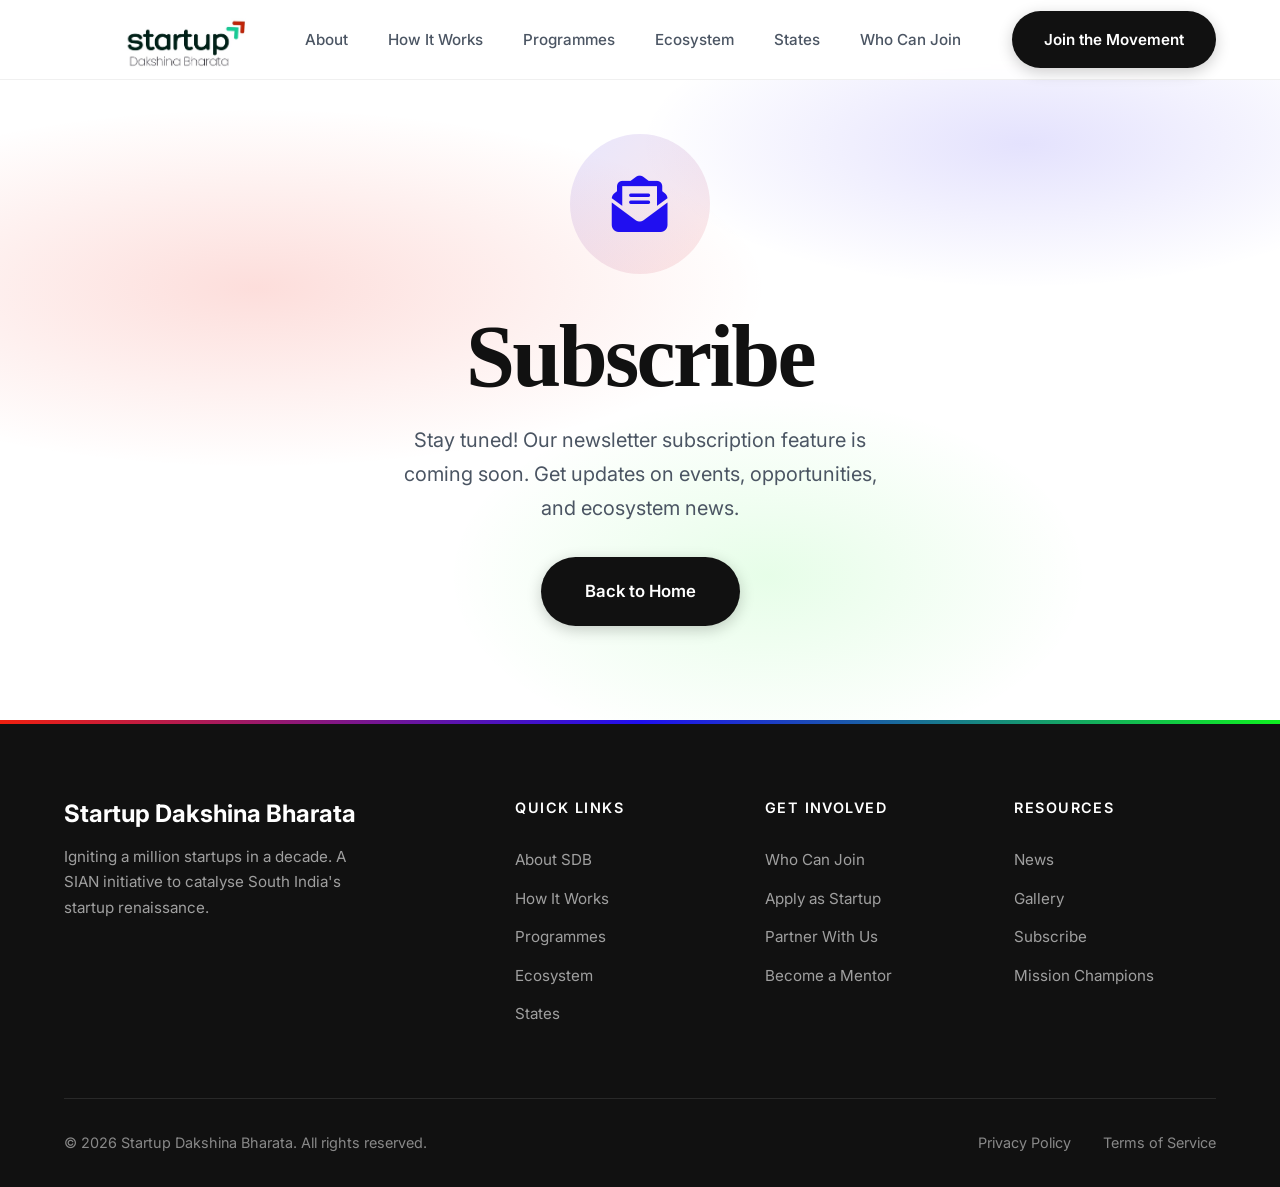
<file: subscribe.html>
<!DOCTYPE html>
<html lang="en">
<head>
  <meta charset="UTF-8">
  <meta name="viewport" content="width=device-width, initial-scale=1.0">
  <meta name="description" content="Subscribe to Startup Dakshina Bharata - Coming Soon">
  <title>Subscribe | Startup Dakshina Bharata</title>
  
  <!-- Fonts -->
  <link rel="preconnect" href="https://fonts.googleapis.com">
  <link rel="preconnect" href="https://fonts.gstatic.com" crossorigin>
  <link href="https://fonts.googleapis.com/css2?family=Inter:wght@400;500;600;700&family=Manrope:wght@400;500;600;700;800&display=swap" rel="stylesheet">
  
  <!-- Icons -->
  <link rel="stylesheet" href="https://cdnjs.cloudflare.com/ajax/libs/font-awesome/6.5.1/css/all.min.css">
  
  <!-- Styles -->
  <link rel="stylesheet" href="css/style.css">
</head>
<body>
  <!-- Navigation -->
  <nav class="navbar">
    <div class="container">
      <a href="index.html" class="logo">
        <a href="index.html" class="logo">
          <img src="images/SDBA-logo.jpeg" alt="Startup Dakshina Bharata Logo" class="logo-img">
        </a>
      </a>

      <div class="nav-links">
        <a href="about.html">About</a>
        <a href="how-it-works.html">How It Works</a>
        <a href="programmes.html">Programmes</a>
        <a href="ecosystem.html">Ecosystem</a>
        <a href="states.html">States</a>
        <a href="who-can-join.html">Who Can Join</a>
      </div>
      
      <div class="nav-cta">
        <a href="join.html" class="btn btn-primary">Join the Movement</a>
      </div>
      
      <button class="mobile-menu-btn" aria-label="Toggle menu">
        <span></span>
        <span></span>
        <span></span>
      </button>
    </div>
  </nav>
  
  <!-- Mobile Navigation -->
  <div class="mobile-nav">
    <a href="about.html">About SDB</a>
    <a href="mission-champions.html">Mission Champions</a>
    <a href="how-it-works.html">How It Works</a>
    <a href="programmes.html">Programmes</a>
    <a href="ecosystem.html">Ecosystem & Partners</a>
    <a href="states.html">States</a>
    <a href="who-can-join.html">Who Can Join</a>
    <a href="join.html">Join the Movement</a>
    <a href="news.html">News</a>
    <a href="gallery.html">Gallery</a>
  </div>

  <!-- Coming Soon -->
  <section class="coming-soon">
    <div class="coming-soon-icon">
      <i class="fas fa-envelope-open-text"></i>
    </div>
    <h1>Subscribe</h1>
    <p>Stay tuned! Our newsletter subscription feature is coming soon. Get updates on events, opportunities, and ecosystem news.</p>
    <a href="index.html" class="btn btn-primary btn-lg">Back to Home</a>
  </section>

  <!-- Footer -->
  <footer class="footer">
    <div class="container">
      <div class="footer-grid">
        <div class="footer-brand">
          <h3>Startup Dakshina Bharata</h3>
          <p>Igniting a million startups in a decade. A SIAN initiative to catalyse South India's startup renaissance.</p>
        </div>
        <div class="footer-links">
          <h4>Quick Links</h4>
          <a href="about.html">About SDB</a>
          <a href="how-it-works.html">How It Works</a>
          <a href="programmes.html">Programmes</a>
          <a href="ecosystem.html">Ecosystem</a>
          <a href="states.html">States</a>
        </div>
        <div class="footer-links">
          <h4>Get Involved</h4>
          <a href="who-can-join.html">Who Can Join</a>
          <a href="join.html">Apply as Startup</a>
          <a href="join.html#partner">Partner With Us</a>
          <a href="join.html#mentor">Become a Mentor</a>
        </div>
        <div class="footer-links">
          <h4>Resources</h4>
          <a href="news.html">News</a>
          <a href="gallery.html">Gallery</a>
          <a href="subscribe.html">Subscribe</a>
          <a href="mission-champions.html">Mission Champions</a>
        </div>
      </div>
      <div class="footer-bottom">
        <p>&copy; 2026 Startup Dakshina Bharata. All rights reserved.</p>
        <div class="footer-legal">
          <a href="privacy-policy.html">Privacy Policy</a>
          <a href="terms-of-service.html">Terms of Service</a>
        </div>
      </div>
    </div>
  </footer>

  <script src="js/main.js"></script>
</body>
</html>
</file>
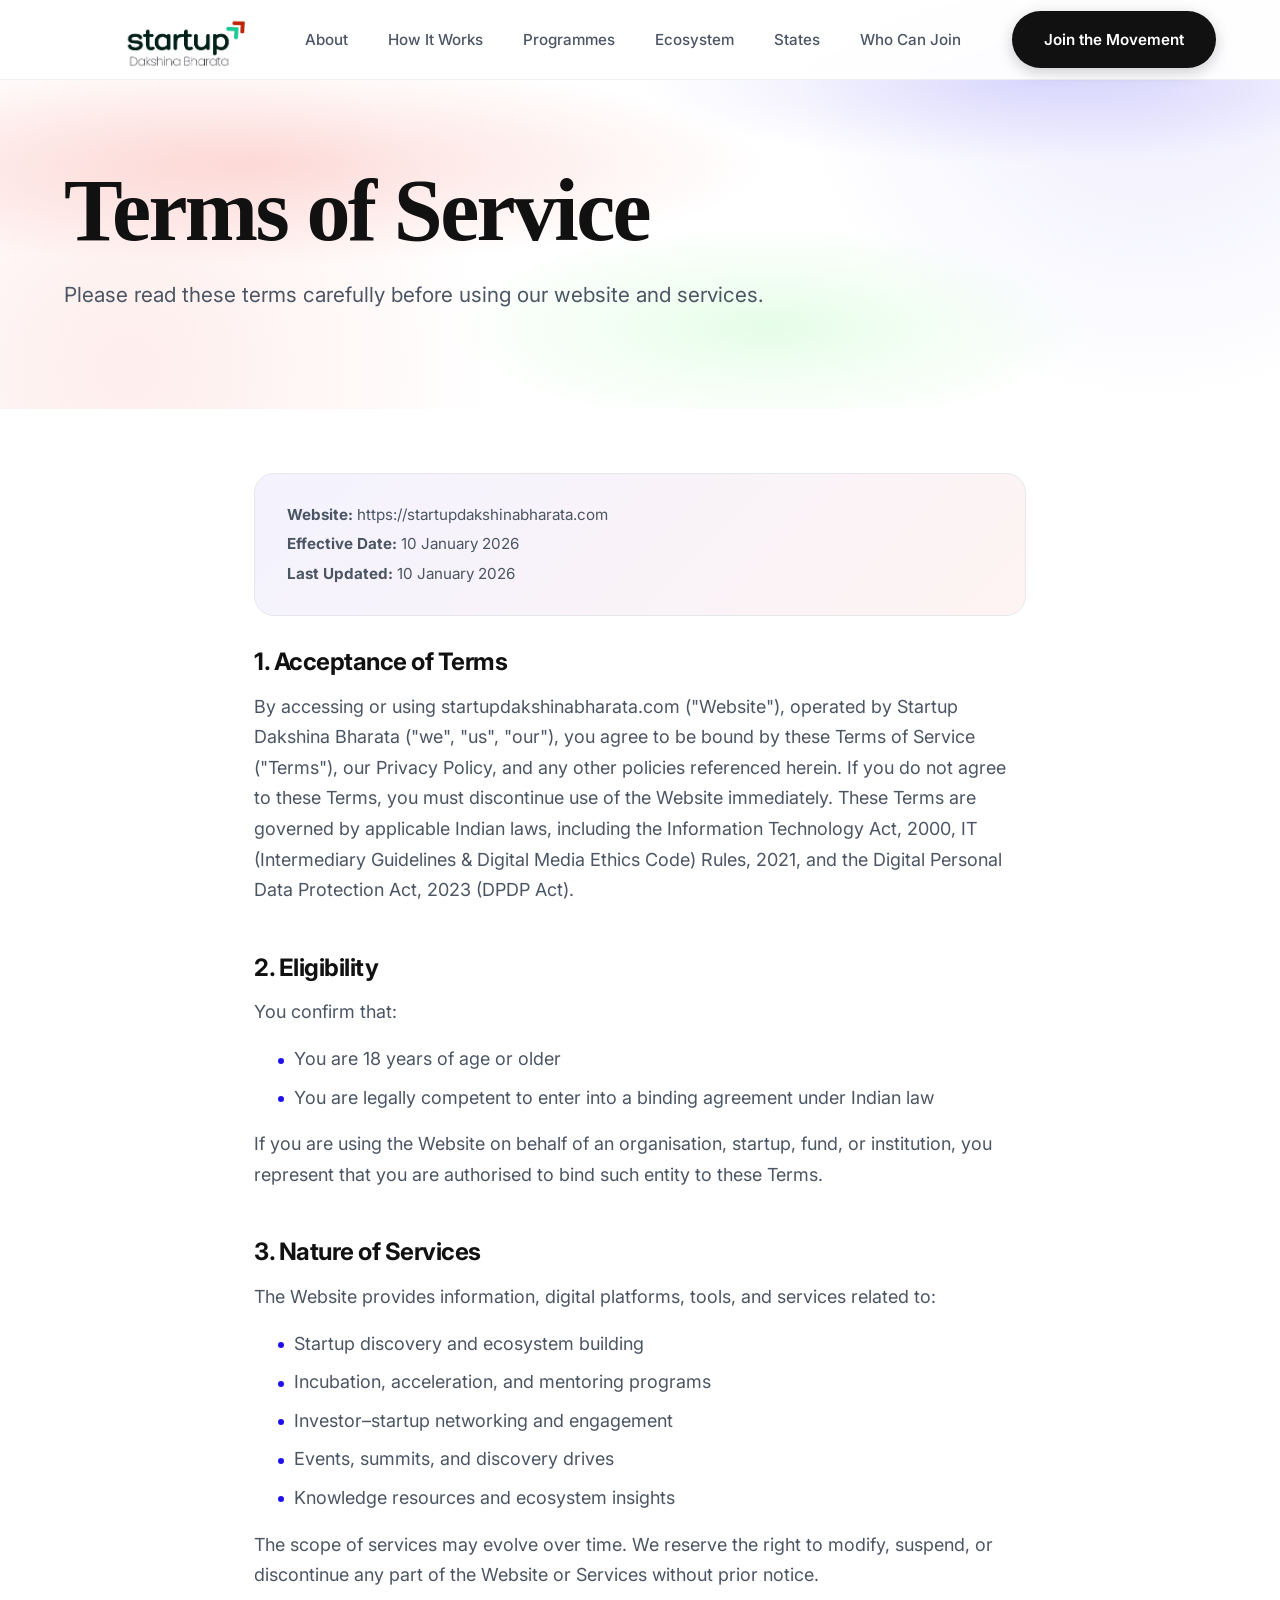
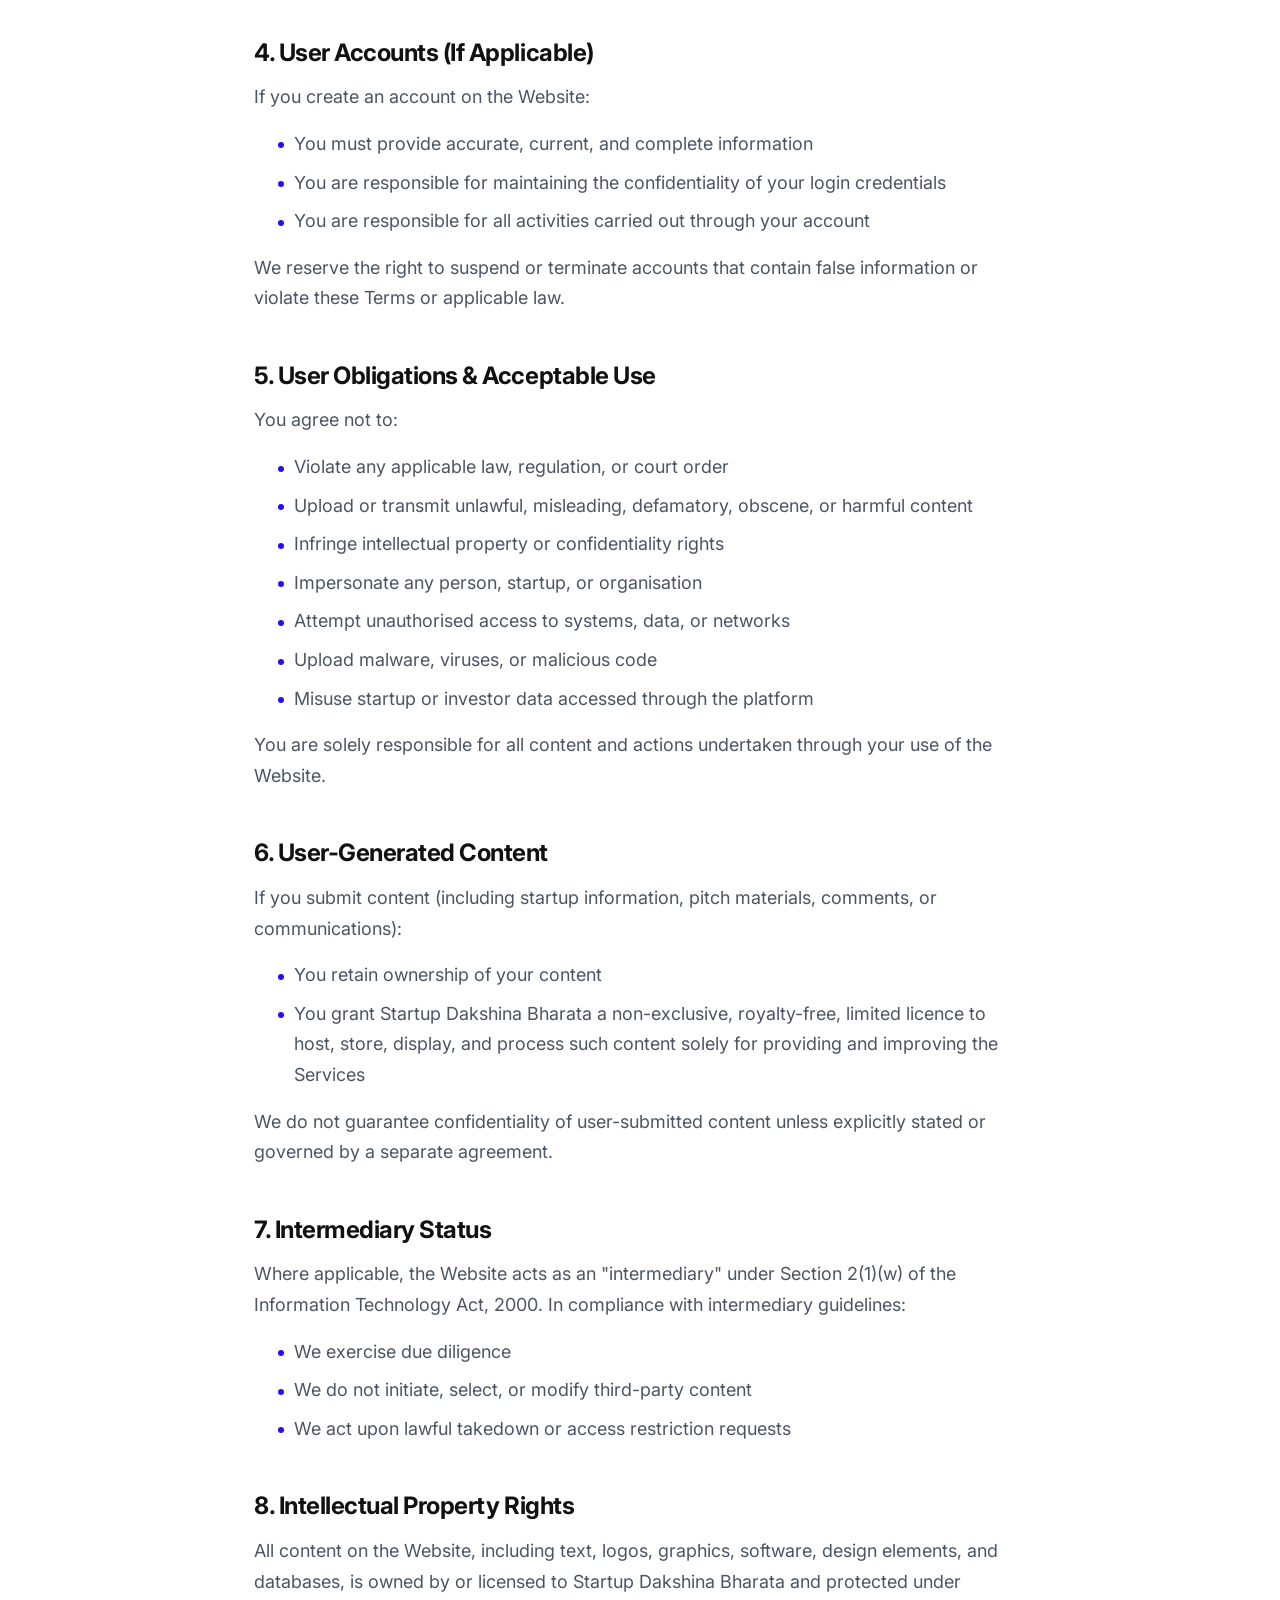
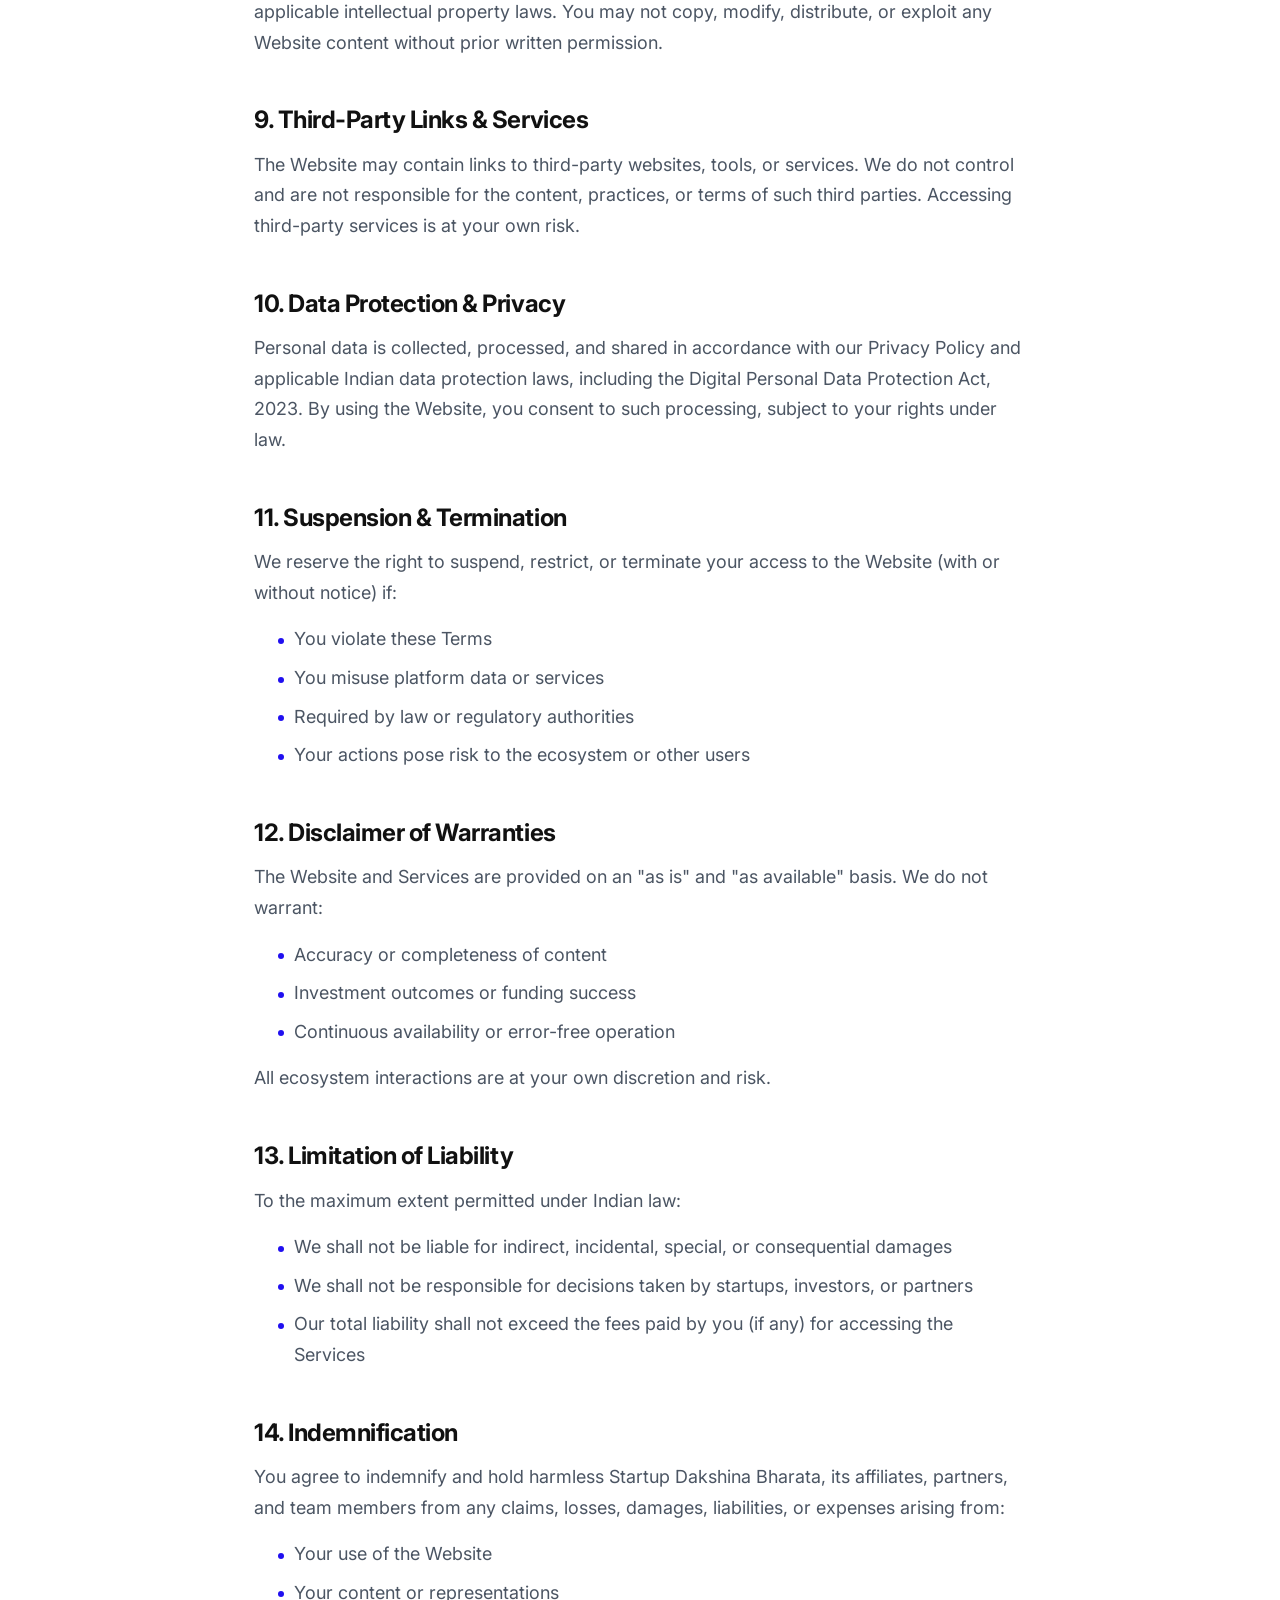
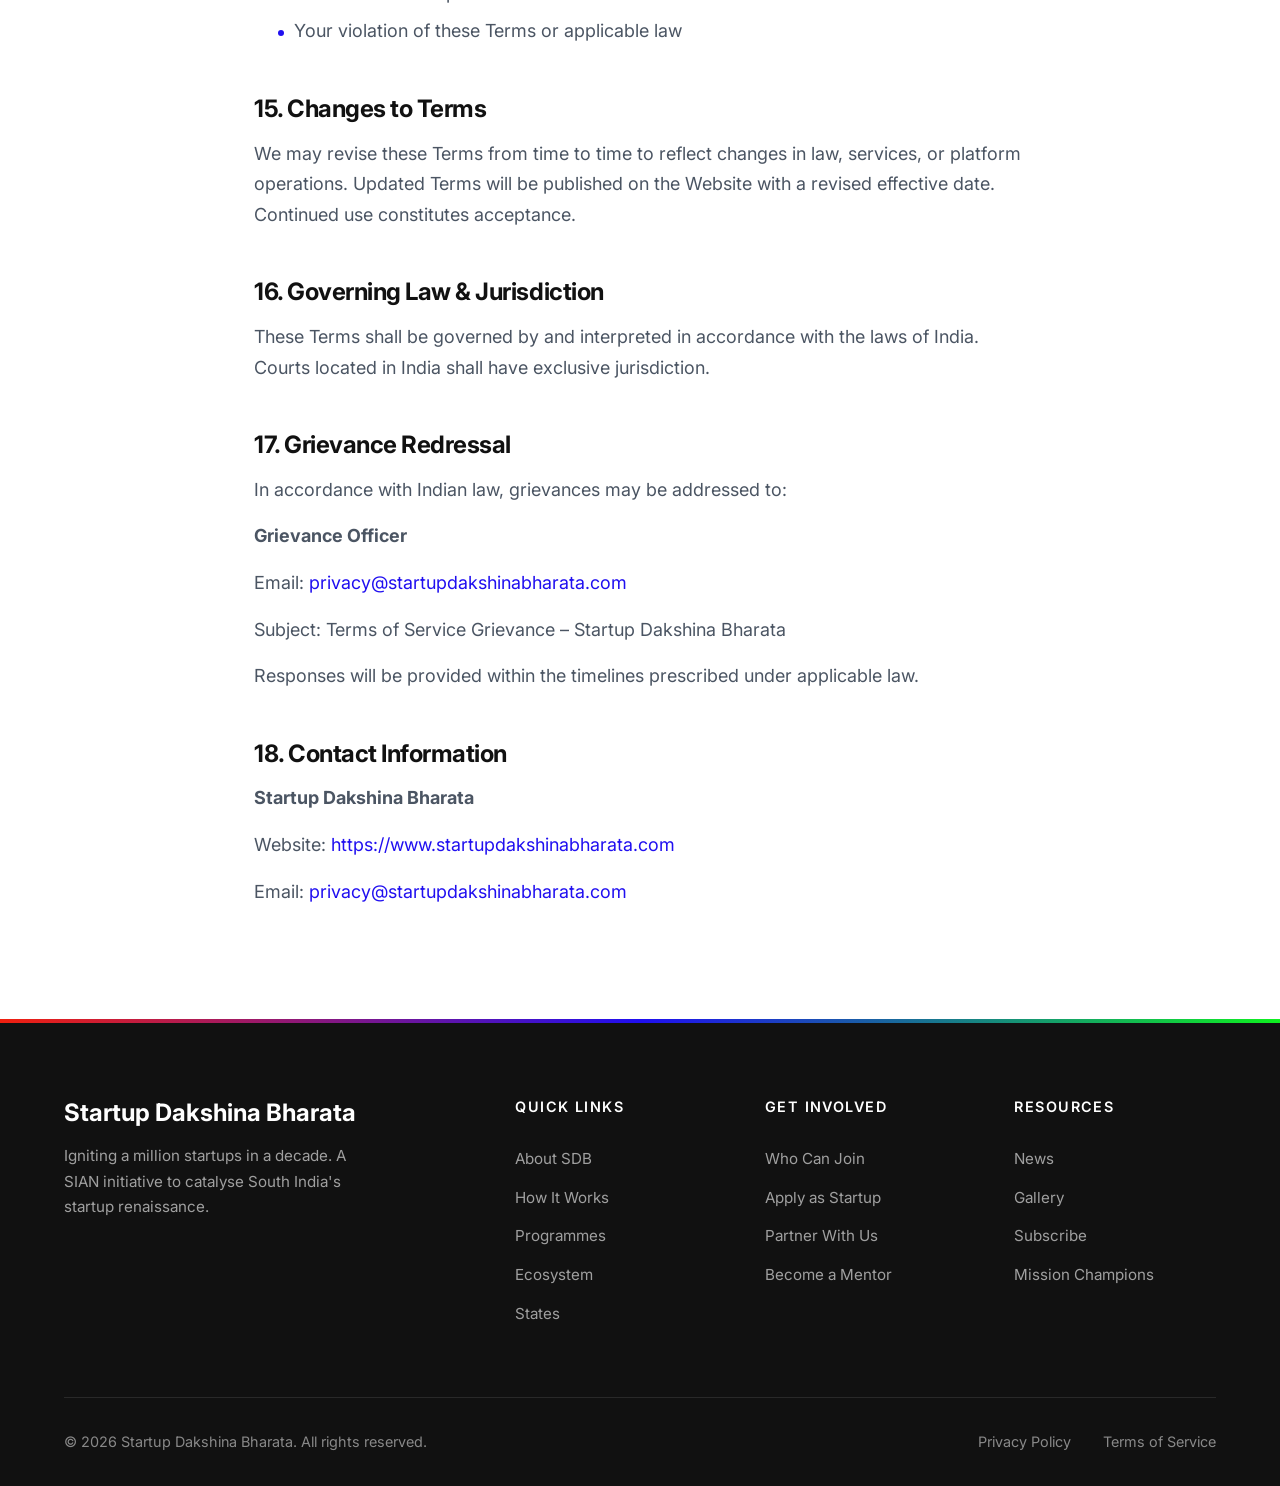
<file: terms-of-service.html>
<!DOCTYPE html>
<html lang="en">
<head>
  <meta charset="UTF-8">
  <meta name="viewport" content="width=device-width, initial-scale=1.0">
  <meta name="description" content="Terms of Service - Startup Dakshina Bharata">
  <title>Terms of Service | Startup Dakshina Bharata</title>
  
  <!-- Fonts -->
  <link rel="preconnect" href="https://fonts.googleapis.com">
  <link rel="preconnect" href="https://fonts.gstatic.com" crossorigin>
  <link href="https://fonts.googleapis.com/css2?family=Inter:wght@400;500;600;700&family=Manrope:wght@400;500;600;700;800&display=swap" rel="stylesheet">
  
  <!-- Icons -->
  <link rel="stylesheet" href="https://cdnjs.cloudflare.com/ajax/libs/font-awesome/6.5.1/css/all.min.css">
  
  <!-- Styles -->
  <link rel="stylesheet" href="css/style.css">
</head>
<body>
  <!-- Navigation -->
  <nav class="navbar">
    <div class="container">
      <a href="index.html" class="logo">
        <a href="index.html" class="logo">
          <img src="images/SDBA-logo.jpeg" alt="Startup Dakshina Bharata Logo" class="logo-img">
        </a>
      </a>
      
      <div class="nav-links">
        <a href="about.html">About</a>
        <a href="how-it-works.html">How It Works</a>
        <a href="programmes.html">Programmes</a>
        <a href="ecosystem.html">Ecosystem</a>
        <a href="states.html">States</a>
        <a href="who-can-join.html">Who Can Join</a>
      </div>
      
      <div class="nav-cta">
        <a href="join.html" class="btn btn-primary">Join the Movement</a>
      </div>
      
      <button class="mobile-menu-btn" aria-label="Toggle menu">
        <span></span>
        <span></span>
        <span></span>
      </button>
    </div>
  </nav>
  
  <!-- Mobile Navigation -->
  <div class="mobile-nav">
    <a href="about.html">About SDB</a>
    <a href="mission-champions.html">Mission Champions</a>
    <a href="how-it-works.html">How It Works</a>
    <a href="programmes.html">Programmes</a>
    <a href="ecosystem.html">Ecosystem & Partners</a>
    <a href="states.html">States</a>
    <a href="who-can-join.html">Who Can Join</a>
    <a href="join.html">Join the Movement</a>
    <a href="news.html">News</a>
    <a href="gallery.html">Gallery</a>
  </div>

  <!-- Page Header -->
  <section class="page-header">
    <div class="container">
      <h1>Terms of Service</h1>
      <p>Please read these terms carefully before using our website and services.</p>
    </div>
  </section>

  <!-- Legal Content -->
  <section class="legal-content">
    <div class="container">
      <div class="legal-meta">
        <p><strong>Website:</strong> https://startupdakshinabharata.com</p>
        <p><strong>Effective Date:</strong> 10 January 2026</p>
        <p><strong>Last Updated:</strong> 10 January 2026</p>
      </div>

      <h2>1. Acceptance of Terms</h2>
      <p>By accessing or using startupdakshinabharata.com ("Website"), operated by Startup Dakshina Bharata ("we", "us", "our"), you agree to be bound by these Terms of Service ("Terms"), our Privacy Policy, and any other policies referenced herein. If you do not agree to these Terms, you must discontinue use of the Website immediately. These Terms are governed by applicable Indian laws, including the Information Technology Act, 2000, IT (Intermediary Guidelines & Digital Media Ethics Code) Rules, 2021, and the Digital Personal Data Protection Act, 2023 (DPDP Act).</p>

      <h2>2. Eligibility</h2>
      <p>You confirm that:</p>
      <ul>
        <li>You are 18 years of age or older</li>
        <li>You are legally competent to enter into a binding agreement under Indian law</li>
      </ul>
      <p>If you are using the Website on behalf of an organisation, startup, fund, or institution, you represent that you are authorised to bind such entity to these Terms.</p>

      <h2>3. Nature of Services</h2>
      <p>The Website provides information, digital platforms, tools, and services related to:</p>
      <ul>
        <li>Startup discovery and ecosystem building</li>
        <li>Incubation, acceleration, and mentoring programs</li>
        <li>Investor–startup networking and engagement</li>
        <li>Events, summits, and discovery drives</li>
        <li>Knowledge resources and ecosystem insights</li>
      </ul>
      <p>The scope of services may evolve over time. We reserve the right to modify, suspend, or discontinue any part of the Website or Services without prior notice.</p>

      <h2>4. User Accounts (If Applicable)</h2>
      <p>If you create an account on the Website:</p>
      <ul>
        <li>You must provide accurate, current, and complete information</li>
        <li>You are responsible for maintaining the confidentiality of your login credentials</li>
        <li>You are responsible for all activities carried out through your account</li>
      </ul>
      <p>We reserve the right to suspend or terminate accounts that contain false information or violate these Terms or applicable law.</p>

      <h2>5. User Obligations & Acceptable Use</h2>
      <p>You agree not to:</p>
      <ul>
        <li>Violate any applicable law, regulation, or court order</li>
        <li>Upload or transmit unlawful, misleading, defamatory, obscene, or harmful content</li>
        <li>Infringe intellectual property or confidentiality rights</li>
        <li>Impersonate any person, startup, or organisation</li>
        <li>Attempt unauthorised access to systems, data, or networks</li>
        <li>Upload malware, viruses, or malicious code</li>
        <li>Misuse startup or investor data accessed through the platform</li>
      </ul>
      <p>You are solely responsible for all content and actions undertaken through your use of the Website.</p>

      <h2>6. User-Generated Content</h2>
      <p>If you submit content (including startup information, pitch materials, comments, or communications):</p>
      <ul>
        <li>You retain ownership of your content</li>
        <li>You grant Startup Dakshina Bharata a non-exclusive, royalty-free, limited licence to host, store, display, and process such content solely for providing and improving the Services</li>
      </ul>
      <p>We do not guarantee confidentiality of user-submitted content unless explicitly stated or governed by a separate agreement.</p>

      <h2>7. Intermediary Status</h2>
      <p>Where applicable, the Website acts as an "intermediary" under Section 2(1)(w) of the Information Technology Act, 2000. In compliance with intermediary guidelines:</p>
      <ul>
        <li>We exercise due diligence</li>
        <li>We do not initiate, select, or modify third-party content</li>
        <li>We act upon lawful takedown or access restriction requests</li>
      </ul>

      <h2>8. Intellectual Property Rights</h2>
      <p>All content on the Website, including text, logos, graphics, software, design elements, and databases, is owned by or licensed to Startup Dakshina Bharata and protected under applicable intellectual property laws. You may not copy, modify, distribute, or exploit any Website content without prior written permission.</p>

      <h2>9. Third-Party Links & Services</h2>
      <p>The Website may contain links to third-party websites, tools, or services. We do not control and are not responsible for the content, practices, or terms of such third parties. Accessing third-party services is at your own risk.</p>

      <h2>10. Data Protection & Privacy</h2>
      <p>Personal data is collected, processed, and shared in accordance with our Privacy Policy and applicable Indian data protection laws, including the Digital Personal Data Protection Act, 2023. By using the Website, you consent to such processing, subject to your rights under law.</p>

      <h2>11. Suspension & Termination</h2>
      <p>We reserve the right to suspend, restrict, or terminate your access to the Website (with or without notice) if:</p>
      <ul>
        <li>You violate these Terms</li>
        <li>You misuse platform data or services</li>
        <li>Required by law or regulatory authorities</li>
        <li>Your actions pose risk to the ecosystem or other users</li>
      </ul>

      <h2>12. Disclaimer of Warranties</h2>
      <p>The Website and Services are provided on an "as is" and "as available" basis. We do not warrant:</p>
      <ul>
        <li>Accuracy or completeness of content</li>
        <li>Investment outcomes or funding success</li>
        <li>Continuous availability or error-free operation</li>
      </ul>
      <p>All ecosystem interactions are at your own discretion and risk.</p>

      <h2>13. Limitation of Liability</h2>
      <p>To the maximum extent permitted under Indian law:</p>
      <ul>
        <li>We shall not be liable for indirect, incidental, special, or consequential damages</li>
        <li>We shall not be responsible for decisions taken by startups, investors, or partners</li>
        <li>Our total liability shall not exceed the fees paid by you (if any) for accessing the Services</li>
      </ul>

      <h2>14. Indemnification</h2>
      <p>You agree to indemnify and hold harmless Startup Dakshina Bharata, its affiliates, partners, and team members from any claims, losses, damages, liabilities, or expenses arising from:</p>
      <ul>
        <li>Your use of the Website</li>
        <li>Your content or representations</li>
        <li>Your violation of these Terms or applicable law</li>
      </ul>

      <h2>15. Changes to Terms</h2>
      <p>We may revise these Terms from time to time to reflect changes in law, services, or platform operations. Updated Terms will be published on the Website with a revised effective date. Continued use constitutes acceptance.</p>

      <h2>16. Governing Law & Jurisdiction</h2>
      <p>These Terms shall be governed by and interpreted in accordance with the laws of India. Courts located in India shall have exclusive jurisdiction.</p>

      <h2>17. Grievance Redressal</h2>
      <p>In accordance with Indian law, grievances may be addressed to:</p>
      <p><strong>Grievance Officer</strong></p>
      <p>Email: <a href="mailto:privacy@startupdakshinabharata.com" style="color: var(--color-blue);">privacy@startupdakshinabharata.com</a></p>
      <p>Subject: Terms of Service Grievance – Startup Dakshina Bharata</p>
      <p>Responses will be provided within the timelines prescribed under applicable law.</p>

      <h2>18. Contact Information</h2>
      <p><strong>Startup Dakshina Bharata</strong></p>
      <p>Website: <a href="https://www.startupdakshinabharata.com" style="color: var(--color-blue);">https://www.startupdakshinabharata.com</a></p>
      <p>Email: <a href="mailto:privacy@startupdakshinabharata.com" style="color: var(--color-blue);">privacy@startupdakshinabharata.com</a></p>
    </div>
  </section>

  <!-- Footer -->
  <footer class="footer">
    <div class="container">
      <div class="footer-grid">
        <div class="footer-brand">
          <h3>Startup Dakshina Bharata</h3>
          <p>Igniting a million startups in a decade. A SIAN initiative to catalyse South India's startup renaissance.</p>
        </div>
        <div class="footer-links">
          <h4>Quick Links</h4>
          <a href="about.html">About SDB</a>
          <a href="how-it-works.html">How It Works</a>
          <a href="programmes.html">Programmes</a>
          <a href="ecosystem.html">Ecosystem</a>
          <a href="states.html">States</a>
        </div>
        <div class="footer-links">
          <h4>Get Involved</h4>
          <a href="who-can-join.html">Who Can Join</a>
          <a href="join.html">Apply as Startup</a>
          <a href="join.html#partner">Partner With Us</a>
          <a href="join.html#mentor">Become a Mentor</a>
        </div>
        <div class="footer-links">
          <h4>Resources</h4>
          <a href="news.html">News</a>
          <a href="gallery.html">Gallery</a>
          <a href="subscribe.html">Subscribe</a>
          <a href="mission-champions.html">Mission Champions</a>
        </div>
      </div>
      <div class="footer-bottom">
        <p>&copy; 2026 Startup Dakshina Bharata. All rights reserved.</p>
        <div class="footer-legal">
          <a href="privacy-policy.html">Privacy Policy</a>
          <a href="terms-of-service.html">Terms of Service</a>
        </div>
      </div>
    </div>
  </footer>

  <script src="js/main.js"></script>
</body>
</html>
</file>
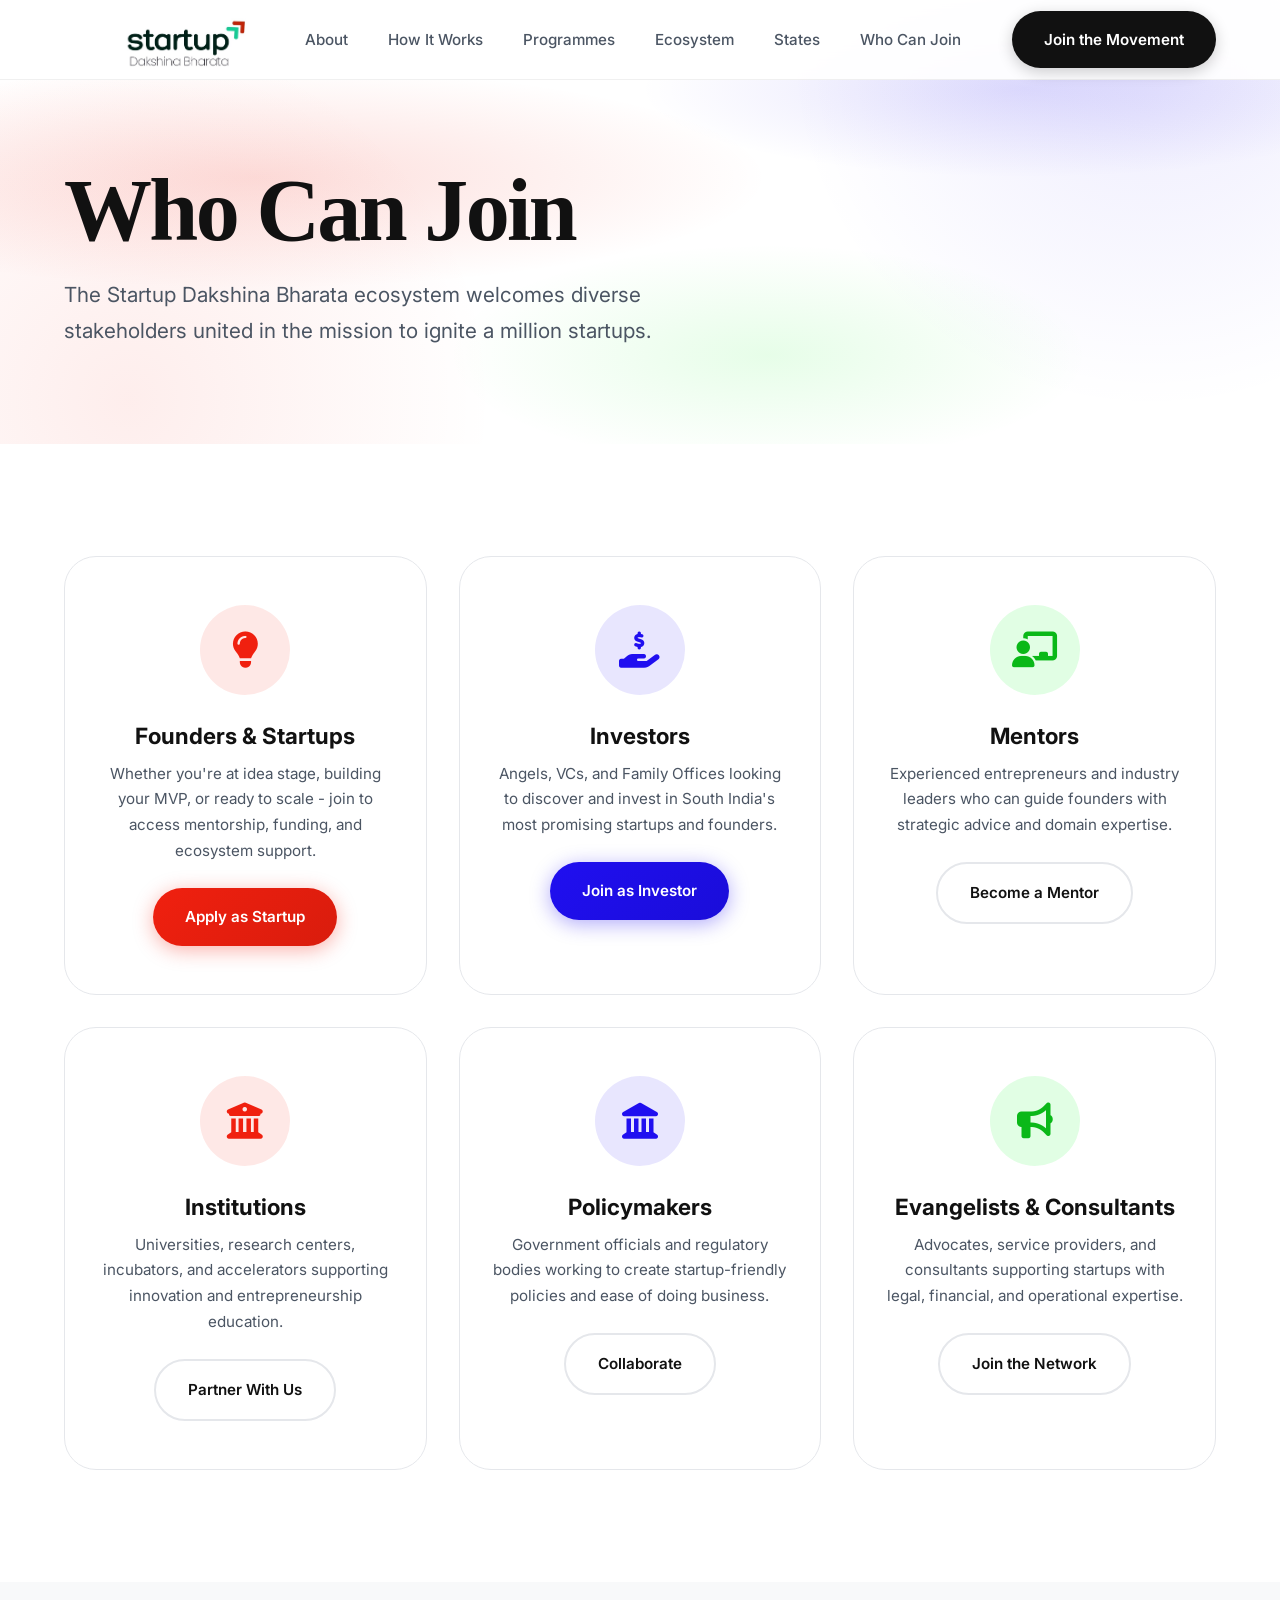
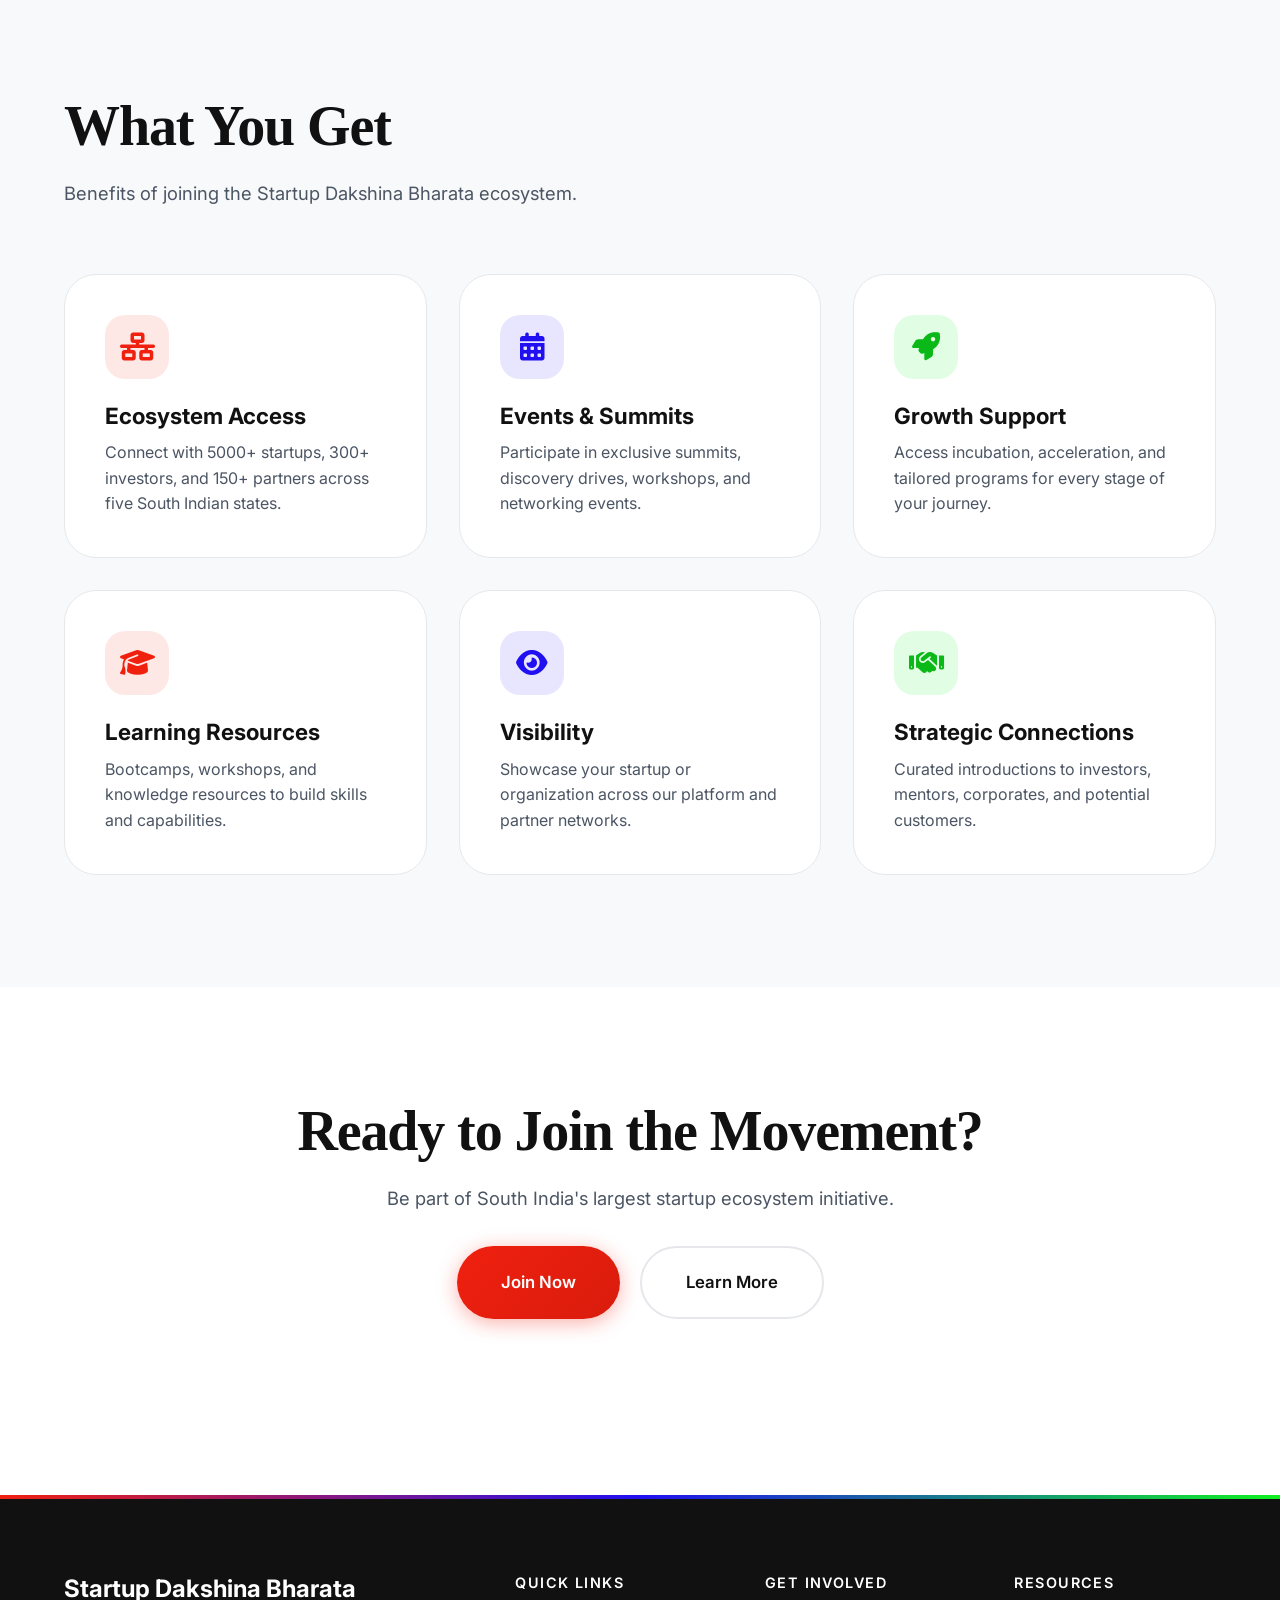
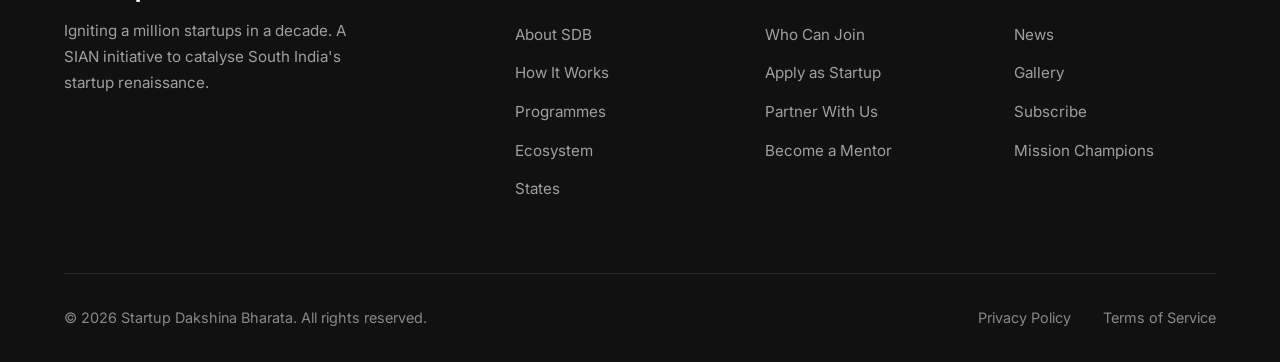
<file: who-can-join.html>
<!DOCTYPE html>
<html lang="en">
<head>
  <meta charset="UTF-8">
  <meta name="viewport" content="width=device-width, initial-scale=1.0">
  <meta name="description" content="Who can join Startup Dakshina Bharata - Founders, Investors, Mentors, Institutions, Policymakers, and Evangelists.">
  <title>Who Can Join | Startup Dakshina Bharata</title>
  
  <!-- Fonts -->
  <link rel="preconnect" href="https://fonts.googleapis.com">
  <link rel="preconnect" href="https://fonts.gstatic.com" crossorigin>
  <link href="https://fonts.googleapis.com/css2?family=Inter:wght@400;500;600;700&family=Manrope:wght@400;500;600;700;800&display=swap" rel="stylesheet">
  
  <!-- Icons -->
  <link rel="stylesheet" href="https://cdnjs.cloudflare.com/ajax/libs/font-awesome/6.5.1/css/all.min.css">
  
  <!-- Styles -->
  <link rel="stylesheet" href="css/style.css">
</head>
<body>
  <!-- Navigation -->
  <nav class="navbar">
    <div class="container">
      <a href="index.html" class="logo">
        <a href="index.html" class="logo">
          <img src="images/SDBA-logo.jpeg" alt="Startup Dakshina Bharata Logo" class="logo-img">
        </a>
      </a>
      
      <div class="nav-links">
        <a href="about.html">About</a>
        <a href="how-it-works.html">How It Works</a>
        <a href="programmes.html">Programmes</a>
        <a href="ecosystem.html">Ecosystem</a>
        <a href="states.html">States</a>
        <a href="who-can-join.html">Who Can Join</a>
      </div>
      
      <div class="nav-cta">
        <a href="join.html" class="btn btn-primary">Join the Movement</a>
      </div>
      
      <button class="mobile-menu-btn" aria-label="Toggle menu">
        <span></span>
        <span></span>
        <span></span>
      </button>
    </div>
  </nav>
  
  <!-- Mobile Navigation -->
  <div class="mobile-nav">
    <a href="about.html">About SDB</a>
    <a href="mission-champions.html">Mission Champions</a>
    <a href="how-it-works.html">How It Works</a>
    <a href="programmes.html">Programmes</a>
    <a href="ecosystem.html">Ecosystem & Partners</a>
    <a href="states.html">States</a>
    <a href="who-can-join.html">Who Can Join</a>
    <a href="join.html">Join the Movement</a>
    <a href="news.html">News</a>
    <a href="gallery.html">Gallery</a>
  </div>

  <!-- Page Header -->
  <section class="page-header">
    <div class="container">
      <h1>Who Can Join</h1>
      <p>The Startup Dakshina Bharata ecosystem welcomes diverse stakeholders united in the mission to ignite a million startups.</p>
    </div>
  </section>

  <!-- Stakeholder Categories -->
  <section class="section">
    <div class="container">
      <div class="join-grid">
        <!-- Founders -->
        <div class="join-card">
          <div class="join-icon">
            <i class="fas fa-lightbulb"></i>
          </div>
          <h3>Founders & Startups</h3>
          <p>Whether you're at idea stage, building your MVP, or ready to scale - join to access mentorship, funding, and ecosystem support.</p>
          <a href="join.html" class="btn btn-red" style="margin-top: 1.5rem;">Apply as Startup</a>
        </div>
        
        <!-- Investors -->
        <div class="join-card">
          <div class="join-icon">
            <i class="fas fa-hand-holding-usd"></i>
          </div>
          <h3>Investors</h3>
          <p>Angels, VCs, and Family Offices looking to discover and invest in South India's most promising startups and founders.</p>
          <a href="join.html#investor" class="btn btn-blue" style="margin-top: 1.5rem;">Join as Investor</a>
        </div>
        
        <!-- Mentors -->
        <div class="join-card">
          <div class="join-icon">
            <i class="fas fa-chalkboard-teacher"></i>
          </div>
          <h3>Mentors</h3>
          <p>Experienced entrepreneurs and industry leaders who can guide founders with strategic advice and domain expertise.</p>
          <a href="join.html#mentor" class="btn btn-outline" style="margin-top: 1.5rem;">Become a Mentor</a>
        </div>
        
        <!-- Institutions -->
        <div class="join-card">
          <div class="join-icon">
            <i class="fas fa-university"></i>
          </div>
          <h3>Institutions</h3>
          <p>Universities, research centers, incubators, and accelerators supporting innovation and entrepreneurship education.</p>
          <a href="join.html#partner" class="btn btn-outline" style="margin-top: 1.5rem;">Partner With Us</a>
        </div>
        
        <!-- Policymakers -->
        <div class="join-card">
          <div class="join-icon">
            <i class="fas fa-landmark"></i>
          </div>
          <h3>Policymakers</h3>
          <p>Government officials and regulatory bodies working to create startup-friendly policies and ease of doing business.</p>
          <a href="join.html#partner" class="btn btn-outline" style="margin-top: 1.5rem;">Collaborate</a>
        </div>
        
        <!-- Evangelists & Service Providers -->
        <div class="join-card">
          <div class="join-icon">
            <i class="fas fa-bullhorn"></i>
          </div>
          <h3>Evangelists & Consultants</h3>
          <p>Advocates, service providers, and consultants supporting startups with legal, financial, and operational expertise.</p>
          <a href="join.html#partner" class="btn btn-outline" style="margin-top: 1.5rem;">Join the Network</a>
        </div>
      </div>
    </div>
  </section>

  <!-- Benefits -->
  <section class="section section-alt">
    <div class="container">
      <div class="section-header">
        <h2>What You Get</h2>
        <p>Benefits of joining the Startup Dakshina Bharata ecosystem.</p>
      </div>
      
      <div class="cards-grid">
        <div class="card">
          <div class="card-icon red">
            <i class="fas fa-network-wired"></i>
          </div>
          <h3>Ecosystem Access</h3>
          <p>Connect with 5000+ startups, 300+ investors, and 150+ partners across five South Indian states.</p>
        </div>
        <div class="card">
          <div class="card-icon blue">
            <i class="fas fa-calendar-alt"></i>
          </div>
          <h3>Events & Summits</h3>
          <p>Participate in exclusive summits, discovery drives, workshops, and networking events.</p>
        </div>
        <div class="card">
          <div class="card-icon green">
            <i class="fas fa-rocket"></i>
          </div>
          <h3>Growth Support</h3>
          <p>Access incubation, acceleration, and tailored programs for every stage of your journey.</p>
        </div>
        <div class="card">
          <div class="card-icon red">
            <i class="fas fa-graduation-cap"></i>
          </div>
          <h3>Learning Resources</h3>
          <p>Bootcamps, workshops, and knowledge resources to build skills and capabilities.</p>
        </div>
        <div class="card">
          <div class="card-icon blue">
            <i class="fas fa-eye"></i>
          </div>
          <h3>Visibility</h3>
          <p>Showcase your startup or organization across our platform and partner networks.</p>
        </div>
        <div class="card">
          <div class="card-icon green">
            <i class="fas fa-handshake"></i>
          </div>
          <h3>Strategic Connections</h3>
          <p>Curated introductions to investors, mentors, corporates, and potential customers.</p>
        </div>
      </div>
    </div>
  </section>

  <!-- CTA -->
  <section class="section">
    <div class="container">
      <div class="section-header text-center" style="max-width: 100%;">
        <h2>Ready to Join the Movement?</h2>
        <p>Be part of South India's largest startup ecosystem initiative.</p>
        <div class="hero-cta" style="justify-content: center; margin-top: 2rem;">
          <a href="join.html" class="btn btn-red btn-lg">Join Now</a>
          <a href="about.html" class="btn btn-outline btn-lg">Learn More</a>
        </div>
      </div>
    </div>
  </section>

  <!-- Footer -->
  <footer class="footer">
    <div class="container">
      <div class="footer-grid">
        <div class="footer-brand">
          <h3>Startup Dakshina Bharata</h3>
          <p>Igniting a million startups in a decade. A SIAN initiative to catalyse South India's startup renaissance.</p>
        </div>
        <div class="footer-links">
          <h4>Quick Links</h4>
          <a href="about.html">About SDB</a>
          <a href="how-it-works.html">How It Works</a>
          <a href="programmes.html">Programmes</a>
          <a href="ecosystem.html">Ecosystem</a>
          <a href="states.html">States</a>
        </div>
        <div class="footer-links">
          <h4>Get Involved</h4>
          <a href="who-can-join.html">Who Can Join</a>
          <a href="join.html">Apply as Startup</a>
          <a href="join.html#partner">Partner With Us</a>
          <a href="join.html#mentor">Become a Mentor</a>
        </div>
        <div class="footer-links">
          <h4>Resources</h4>
          <a href="news.html">News</a>
          <a href="gallery.html">Gallery</a>
          <a href="subscribe.html">Subscribe</a>
          <a href="mission-champions.html">Mission Champions</a>
        </div>
      </div>
      <div class="footer-bottom">
        <p>&copy; 2026 Startup Dakshina Bharata. All rights reserved.</p>
        <div class="footer-legal">
          <a href="privacy-policy.html">Privacy Policy</a>
          <a href="terms-of-service.html">Terms of Service</a>
        </div>
      </div>
    </div>
  </footer>

  <script src="js/main.js"></script>
</body>
</html>
</file>
<file: css/style.css>
/* ============================================
   Startup Dakshina Bharata - Enhanced Stylesheet
   ============================================ */

/* CSS Variables */
:root {
  /* Primary Colors - Logo Colors */
  --color-red: #F0200F;
  --color-green: #0FF020;
  --color-blue: #200FF0;
  
  /* Neutrals */
  --color-white: #FFFFFF;
  --color-off-white: #F8F9FA;
  --color-light-grey: #E5E7EB;
  --color-dark-grey: #374151;
  --color-black: #111111;
  
  /* Text */
  --text-primary: #000000;
  --text-secondary: #4B5563;
  --text-inverse: #FFFFFF;
  
  /* Enhanced Gradients */
  --gradient-hero: 
    radial-gradient(ellipse 80% 50% at 20% 40%, rgba(240,32,15,0.15) 0%, transparent 50%),
    radial-gradient(ellipse 60% 40% at 80% 20%, rgba(32,15,240,0.12) 0%, transparent 50%),
    radial-gradient(ellipse 50% 50% at 60% 80%, rgba(15,240,32,0.1) 0%, transparent 50%);
  
  --gradient-mesh: 
    linear-gradient(135deg, rgba(240,32,15,0.03) 0%, transparent 50%),
    linear-gradient(225deg, rgba(32,15,240,0.03) 0%, transparent 50%),
    linear-gradient(315deg, rgba(15,240,32,0.03) 0%, transparent 50%);
  
  /* Typography */
  --font-heading: 'Playfair Display', 'Georgia', serif;
  --font-body: 'Inter', system-ui, sans-serif;
  
  /* Spacing */
  --container-padding: clamp(1.5rem, 5vw, 4rem);
  --section-gap: 7rem;
  
  /* Borders */
  --radius-sm: 6px;
  --radius-md: 12px;
  --radius-lg: 20px;
  --radius-xl: 32px;
  --radius-full: 9999px;
  
  /* Shadows */
  --shadow-card: 0 4px 20px rgba(0, 0, 0, 0.06);
  --shadow-hover: 0 20px 40px rgba(0, 0, 0, 0.12);
  --shadow-glow-red: 0 0 60px rgba(240, 32, 15, 0.3);
  --shadow-glow-blue: 0 0 60px rgba(32, 15, 240, 0.3);
  --shadow-glow-green: 0 0 60px rgba(15, 240, 32, 0.3);
  
  /* Transitions */
  --transition-base: 0.3s cubic-bezier(0.4, 0, 0.2, 1);
  --transition-bounce: 0.5s cubic-bezier(0.34, 1.56, 0.64, 1);
}

/* Reset & Base */
*, *::before, *::after {
  margin: 0;
  padding: 0;
  box-sizing: border-box;
}

html {
  scroll-behavior: smooth;
}

body {
  font-family: var(--font-body);
  font-size: 1.125rem;
  line-height: 1.7;
  color: var(--text-primary);
  background-color: var(--color-white);
  -webkit-font-smoothing: antialiased;
  overflow-x: hidden;
}

img {
  max-width: 100%;
  height: auto;
  display: block;
}

a {
  color: inherit;
  text-decoration: none;
}

ul, ol {
  list-style: none;
}

/* Typography */
h1, h2, h3, h4, h5, h6 {
  font-family: var(--font-heading);
  font-weight: 700;
  line-height: 1.15;
  color: var(--color-black);
}

h1 {
  font-size: clamp(3rem, 8vw, 5.5rem);
  font-weight: 900;
  letter-spacing: -0.03em;
}

h2 {
  font-size: clamp(2.25rem, 5vw, 3.5rem);
  letter-spacing: -0.02em;
}

h3 {
  font-size: 1.75rem;
  font-family: var(--font-body);
  font-weight: 700;
}

h4 {
  font-size: 1.25rem;
  font-family: var(--font-body);
  font-weight: 600;
}

p {
  margin-bottom: 1rem;
}

.text-secondary {
  color: var(--text-secondary);
}

/* Container */
.container {
  width: 100%;
  max-width: 1400px;
  margin: 0 auto;
  padding: 0 var(--container-padding);
}

/* Navigation */
.navbar {
  position: fixed;
  top: 0;
  left: 0;
  right: 0;
  height: 80px;
  background: rgba(255, 255, 255, 0.8);
  backdrop-filter: blur(20px);
  -webkit-backdrop-filter: blur(20px);
  border-bottom: 1px solid rgba(0, 0, 0, 0.06);
  z-index: 1000;
  transition: var(--transition-base);
}

.navbar.scrolled {
  background: rgba(255, 255, 255, 0.95);
  box-shadow: 0 4px 30px rgba(0, 0, 0, 0.08);
}

.navbar .container {
  display: flex;
  align-items: center;
  justify-content: space-between;
  height: 100%;
}

.logo {
  display: flex;
  align-items: center;
  gap: 0.875rem;
  font-family: var(--font-body);
  font-weight: 800;
  font-size: 1.25rem;
  color: var(--color-black);
}

.logo-icon {
  width: 48px;
  height: 48px;
  display: flex;
  align-items: center;
  justify-content: center;
  position: relative;
}

.logo-icon svg {
  width: 100%;
  height: 100%;
}

.logo-icon::after {
  content: '';
  position: absolute;
  inset: -4px;
  border-radius: 50%;
  background: linear-gradient(135deg, rgba(240,32,15,0.2), rgba(32,15,240,0.2), rgba(15,240,32,0.2));
  filter: blur(8px);
  opacity: 0;
  transition: var(--transition-base);
  z-index: -1;
}

.logo:hover .logo-icon::after {
  opacity: 1;
}

.nav-links {
  display: flex;
  align-items: center;
  gap: 2.5rem;
}

.nav-links a {
  font-size: 0.95rem;
  font-weight: 500;
  color: var(--text-secondary);
  transition: all var(--transition-base);
  position: relative;
  padding: 0.25rem 0;
}

.nav-links a::before {
  content: '';
  position: absolute;
  bottom: 0;
  left: 0;
  width: 0;
  height: 2px;
  background: linear-gradient(90deg, var(--color-red), var(--color-blue));
  transition: width var(--transition-base);
}

.nav-links a:hover {
  color: var(--color-black);
}

.nav-links a:hover::before {
  width: 100%;
}

.nav-cta {
  display: flex;
  align-items: center;
  gap: 1rem;
}

/* Mobile Menu */
.mobile-menu-btn {
  display: none;
  flex-direction: column;
  gap: 5px;
  background: none;
  border: none;
  cursor: pointer;
  padding: 0.5rem;
}

.mobile-menu-btn span {
  width: 24px;
  height: 2px;
  background: var(--color-black);
  transition: var(--transition-base);
}

.mobile-nav {
  display: none;
  position: fixed;
  top: 80px;
  left: 0;
  right: 0;
  background: var(--color-white);
  padding: 2rem;
  box-shadow: var(--shadow-hover);
  z-index: 999;
}

.mobile-nav.active {
  display: block;
}

.mobile-nav a {
  display: block;
  padding: 1rem 0;
  font-size: 1.1rem;
  font-weight: 500;
  border-bottom: 1px solid var(--color-light-grey);
}

/* Buttons */
.btn {
  display: inline-flex;
  align-items: center;
  justify-content: center;
  gap: 0.5rem;
  padding: 1rem 2rem;
  font-family: var(--font-body);
  font-size: 0.95rem;
  font-weight: 600;
  border: none;
  border-radius: var(--radius-full);
  cursor: pointer;
  transition: all var(--transition-bounce);
  text-decoration: none;
  position: relative;
  overflow: hidden;
}

.btn::before {
  content: '';
  position: absolute;
  inset: 0;
  background: linear-gradient(135deg, rgba(255,255,255,0.2), transparent);
  opacity: 0;
  transition: var(--transition-base);
}

.btn:hover::before {
  opacity: 1;
}

.btn-primary {
  background: var(--color-black);
  color: var(--text-inverse);
  box-shadow: 0 4px 15px rgba(0, 0, 0, 0.2);
}

.btn-primary:hover {
  transform: translateY(-3px);
  box-shadow: 0 8px 30px rgba(0, 0, 0, 0.3);
}

.btn-red {
  background: linear-gradient(135deg, var(--color-red) 0%, #d91c0d 100%);
  color: var(--text-inverse);
  box-shadow: 0 4px 20px rgba(240, 32, 15, 0.35);
}

.btn-red:hover {
  transform: translateY(-3px) scale(1.02);
  box-shadow: var(--shadow-glow-red);
}

.btn-blue {
  background: linear-gradient(135deg, var(--color-blue) 0%, #1a0dd9 100%);
  color: var(--text-inverse);
  box-shadow: 0 4px 20px rgba(32, 15, 240, 0.35);
}

.btn-blue:hover {
  transform: translateY(-3px) scale(1.02);
  box-shadow: var(--shadow-glow-blue);
}

.btn-green {
  background: linear-gradient(135deg, var(--color-green) 0%, #0dd91c 100%);
  color: var(--color-black);
  box-shadow: 0 4px 20px rgba(15, 240, 32, 0.35);
}

.btn-green:hover {
  transform: translateY(-3px) scale(1.02);
  box-shadow: var(--shadow-glow-green);
}

.btn-outline {
  background: transparent;
  color: var(--color-black);
  border: 2px solid var(--color-light-grey);
  box-shadow: none;
}

.btn-outline:hover {
  background: var(--color-black);
  color: var(--text-inverse);
  border-color: var(--color-black);
  transform: translateY(-3px);
}

.btn-lg {
  padding: 1.25rem 2.75rem;
  font-size: 1.05rem;
}

/* Hero Section */
.hero {
  min-height: 100vh;
  display: flex;
  align-items: center;
  padding: 120px 0 80px;
  background: var(--gradient-hero), var(--color-white);
  position: relative;
  overflow: hidden;
}

.hero::before {
  content: '';
  position: absolute;
  top: 0;
  left: 0;
  right: 0;
  bottom: 0;
  background-image: 
    radial-gradient(circle at 20% 80%, rgba(240,32,15,0.08) 0%, transparent 25%),
    radial-gradient(circle at 80% 20%, rgba(32,15,240,0.08) 0%, transparent 25%),
    radial-gradient(circle at 40% 40%, rgba(15,240,32,0.06) 0%, transparent 20%);
  pointer-events: none;
}

/* Floating Shapes */
.hero-shapes {
  position: absolute;
  top: 0;
  left: 0;
  right: 0;
  bottom: 0;
  overflow: hidden;
  pointer-events: none;
}

.shape {
  position: absolute;
  border-radius: 50%;
  animation: float 20s ease-in-out infinite;
}

.shape-1 {
  width: 400px;
  height: 400px;
  background: radial-gradient(circle, rgba(240,32,15,0.12) 0%, transparent 70%);
  top: -100px;
  right: -100px;
  animation-delay: 0s;
}

.shape-2 {
  width: 300px;
  height: 300px;
  background: radial-gradient(circle, rgba(32,15,240,0.12) 0%, transparent 70%);
  bottom: -50px;
  left: -50px;
  animation-delay: -5s;
}

.shape-3 {
  width: 200px;
  height: 200px;
  background: radial-gradient(circle, rgba(15,240,32,0.15) 0%, transparent 70%);
  top: 40%;
  right: 20%;
  animation-delay: -10s;
}

.shape-4 {
  width: 150px;
  height: 150px;
  background: radial-gradient(circle, rgba(240,32,15,0.1) 0%, transparent 70%);
  bottom: 30%;
  left: 30%;
  animation-delay: -15s;
}

@keyframes float {
  0%, 100% {
    transform: translate(0, 0) rotate(0deg);
  }
  25% {
    transform: translate(20px, -30px) rotate(5deg);
  }
  50% {
    transform: translate(-10px, 20px) rotate(-5deg);
  }
  75% {
    transform: translate(15px, 10px) rotate(3deg);
  }
}

.hero-container {
  display: grid;
  grid-template-columns: 1fr 1fr;
  gap: 4rem;
  align-items: center;
  position: relative;
  z-index: 1;
}

.hero-content {
  max-width: 650px;
}

.hero-badge {
  display: inline-flex;
  align-items: center;
  gap: 0.625rem;
  padding: 0.625rem 1.25rem;
  background: linear-gradient(135deg, rgba(240,32,15,0.08) 0%, rgba(32,15,240,0.08) 100%);
  border: 1px solid rgba(240,32,15,0.2);
  border-radius: var(--radius-full);
  font-size: 0.875rem;
  font-weight: 600;
  color: var(--color-red);
  margin-bottom: 2rem;
  animation: pulse-glow 3s ease-in-out infinite;
}

@keyframes pulse-glow {
  0%, 100% {
    box-shadow: 0 0 0 0 rgba(240,32,15,0.2);
  }
  50% {
    box-shadow: 0 0 20px 5px rgba(240,32,15,0.15);
  }
}

.hero-badge i {
  font-size: 0.9rem;
}

.hero h1 {
  margin-bottom: 1.75rem;
  line-height: 1.05;
}

.hero h1 .word {
  display: inline-block;
  animation: word-reveal 0.8s ease-out forwards;
  opacity: 0;
  transform: translateY(30px);
}

.hero h1 .word:nth-child(1) { animation-delay: 0.1s; }
.hero h1 .word:nth-child(2) { animation-delay: 0.2s; }
.hero h1 .word:nth-child(3) { animation-delay: 0.3s; }
.hero h1 .word:nth-child(4) { animation-delay: 0.4s; }
.hero h1 .word:nth-child(5) { animation-delay: 0.5s; }
.hero h1 .word:nth-child(6) { animation-delay: 0.6s; }
.hero h1 .word:nth-child(7) { animation-delay: 0.7s; }

@keyframes word-reveal {
  to {
    opacity: 1;
    transform: translateY(0);
  }
}

.hero h1 .highlight-red {
  color: var(--color-red);
  position: relative;
}

.hero h1 .highlight-red::after {
  content: '';
  position: absolute;
  bottom: 0.1em;
  left: 0;
  width: 100%;
  height: 0.15em;
  background: linear-gradient(90deg, var(--color-red), transparent);
  opacity: 0.3;
}

.hero h1 .highlight-blue {
  color: var(--color-blue);
  position: relative;
}

.hero h1 .highlight-green {
  color: var(--color-green);
  text-shadow: 0 0 40px rgba(15,240,32,0.4);
}

.hero-subtitle {
  font-size: 1.35rem;
  color: var(--text-secondary);
  margin-bottom: 2.5rem;
  max-width: 540px;
  line-height: 1.6;
}

.hero-cta {
  display: flex;
  flex-wrap: wrap;
  gap: 1.25rem;
}

/* Hero Visual */
.hero-visual {
  position: relative;
  display: flex;
  align-items: center;
  justify-content: center;
}

.hero-image-container {
  position: relative;
  width: 100%;
  max-width: 550px;
}

.hero-image-main {
  position: relative;
  border-radius: var(--radius-xl);
  overflow: hidden;
  box-shadow: var(--shadow-hover);
  transform: perspective(1000px) rotateY(-5deg) rotateX(2deg);
  transition: var(--transition-base);
}

.hero-image-main:hover {
  transform: perspective(1000px) rotateY(0deg) rotateX(0deg);
}

.hero-image-main img {
  width: 100%;
  height: 400px;
  object-fit: cover;
}

.hero-image-main::before {
  content: '';
  position: absolute;
  inset: 0;
  background: linear-gradient(135deg, rgba(240,32,15,0.1), rgba(32,15,240,0.1));
  z-index: 1;
}

/* Floating Stats Cards */
.hero-stat-card {
  position: absolute;
  background: rgba(255,255,255,0.95);
  backdrop-filter: blur(10px);
  border-radius: var(--radius-lg);
  padding: 1.25rem 1.5rem;
  box-shadow: var(--shadow-card);
  border: 1px solid rgba(255,255,255,0.5);
  animation: float-card 6s ease-in-out infinite;
}

.hero-stat-card.card-1 {
  top: 10%;
  left: -30px;
  animation-delay: 0s;
}

.hero-stat-card.card-2 {
  bottom: 15%;
  right: -40px;
  animation-delay: -2s;
}

.hero-stat-card.card-3 {
  bottom: -20px;
  left: 20%;
  animation-delay: -4s;
}

@keyframes float-card {
  0%, 100% {
    transform: translateY(0);
  }
  50% {
    transform: translateY(-15px);
  }
}

.stat-number {
  font-family: var(--font-heading);
  font-size: 2rem;
  font-weight: 900;
  line-height: 1;
  margin-bottom: 0.25rem;
}

.card-1 .stat-number { color: var(--color-red); }
.card-2 .stat-number { color: var(--color-blue); }
.card-3 .stat-number { color: var(--color-green); }

.stat-label {
  font-size: 0.85rem;
  color: var(--text-secondary);
  font-weight: 500;
}

/* Metrics Section */
.metrics {
  padding: 5rem 0;
  background: linear-gradient(180deg, var(--color-off-white) 0%, var(--color-white) 100%);
  position: relative;
}

.metrics::before {
  content: '';
  position: absolute;
  top: 0;
  left: 0;
  right: 0;
  height: 1px;
  background: linear-gradient(90deg, transparent, var(--color-light-grey), transparent);
}

.metrics-grid {
  display: grid;
  grid-template-columns: repeat(auto-fit, minmax(240px, 1fr));
  gap: 2rem;
}

.metric-card {
  text-align: center;
  padding: 2.5rem 2rem;
  background: var(--color-white);
  border: 1px solid transparent;
  border-radius: var(--radius-xl);
  transition: all var(--transition-bounce);
  position: relative;
  overflow: hidden;
}

.metric-card::before {
  content: '';
  position: absolute;
  top: 0;
  left: 0;
  right: 0;
  height: 4px;
  background: linear-gradient(90deg, var(--color-red), var(--color-blue), var(--color-green));
  transform: scaleX(0);
  transition: transform var(--transition-base);
}

.metric-card:hover {
  border-color: var(--color-light-grey);
  box-shadow: var(--shadow-hover);
  transform: translateY(-8px);
}

.metric-card:hover::before {
  transform: scaleX(1);
}

.metric-icon {
  width: 60px;
  height: 60px;
  margin: 0 auto 1.25rem;
  display: flex;
  align-items: center;
  justify-content: center;
  border-radius: var(--radius-lg);
  font-size: 1.5rem;
}

.metric-card:nth-child(1) .metric-icon { background: rgba(240,32,15,0.1); color: var(--color-red); }
.metric-card:nth-child(2) .metric-icon { background: rgba(32,15,240,0.1); color: var(--color-blue); }
.metric-card:nth-child(3) .metric-icon { background: rgba(15,240,32,0.1); color: var(--color-green); }
.metric-card:nth-child(4) .metric-icon { background: rgba(240,32,15,0.1); color: var(--color-red); }

.metric-number {
  font-family: var(--font-heading);
  font-size: 3.5rem;
  font-weight: 900;
  line-height: 1;
  margin-bottom: 0.5rem;
  background: linear-gradient(135deg, var(--color-black), var(--color-dark-grey));
  -webkit-background-clip: text;
  -webkit-text-fill-color: transparent;
  background-clip: text;
}

.metric-card:nth-child(1) .metric-number { 
  background: linear-gradient(135deg, var(--color-red), #ff4d3d);
  -webkit-background-clip: text;
  background-clip: text;
}
.metric-card:nth-child(2) .metric-number { 
  background: linear-gradient(135deg, var(--color-blue), #4d3dff);
  -webkit-background-clip: text;
  background-clip: text;
}
.metric-card:nth-child(3) .metric-number { 
  background: linear-gradient(135deg, #0ab818, var(--color-green));
  -webkit-background-clip: text;
  background-clip: text;
}

.metric-label {
  font-size: 1rem;
  color: var(--text-secondary);
  font-weight: 500;
}

/* Section Styles */
.section {
  padding: var(--section-gap) 0;
  position: relative;
}

.section-alt {
  background: var(--color-off-white);
}

.section-header {
  max-width: 700px;
  margin-bottom: 4rem;
}

.section-header.center {
  text-align: center;
  margin-left: auto;
  margin-right: auto;
}

.section-label {
  display: inline-flex;
  align-items: center;
  gap: 0.5rem;
  font-size: 0.875rem;
  font-weight: 700;
  text-transform: uppercase;
  letter-spacing: 0.1em;
  color: var(--color-blue);
  margin-bottom: 1rem;
}

.section-header h2 {
  margin-bottom: 1.25rem;
}

.section-header p {
  color: var(--text-secondary);
  font-size: 1.15rem;
}

/* Cards Grid */
.cards-grid {
  display: grid;
  grid-template-columns: repeat(auto-fit, minmax(340px, 1fr));
  gap: 2rem;
}

.card {
  background: var(--color-white);
  border: 1px solid var(--color-light-grey);
  border-radius: var(--radius-xl);
  padding: 2.5rem;
  transition: all var(--transition-bounce);
  position: relative;
  overflow: hidden;
}

.card::before {
  content: '';
  position: absolute;
  top: 0;
  left: 0;
  width: 4px;
  height: 0;
  transition: height var(--transition-base);
}

.card:nth-child(3n+1)::before { background: var(--color-red); }
.card:nth-child(3n+2)::before { background: var(--color-blue); }
.card:nth-child(3n)::before { background: var(--color-green); }

.card:hover {
  box-shadow: var(--shadow-hover);
  transform: translateY(-8px);
  border-color: transparent;
}

.card:hover::before {
  height: 100%;
}

.card-icon {
  width: 64px;
  height: 64px;
  display: flex;
  align-items: center;
  justify-content: center;
  border-radius: var(--radius-lg);
  margin-bottom: 1.5rem;
  font-size: 1.75rem;
  transition: var(--transition-base);
}

.card:hover .card-icon {
  transform: scale(1.1);
}

.card-icon.red { background: rgba(240, 32, 15, 0.1); color: var(--color-red); }
.card-icon.blue { background: rgba(32, 15, 240, 0.1); color: var(--color-blue); }
.card-icon.green { background: rgba(15, 240, 32, 0.12); color: #0ab818; }

.card h3 {
  margin-bottom: 0.75rem;
  font-size: 1.4rem;
}

.card p {
  color: var(--text-secondary);
  font-size: 1rem;
  margin-bottom: 0;
  line-height: 1.6;
}

/* Initiative Section */
.initiative {
  padding: var(--section-gap) 0;
  background: linear-gradient(135deg, var(--color-black) 0%, #1a1a2e 100%);
  color: var(--text-inverse);
  position: relative;
  overflow: hidden;
}

.initiative::before {
  content: '';
  position: absolute;
  top: 0;
  left: 0;
  right: 0;
  bottom: 0;
  background: 
    radial-gradient(ellipse at 20% 50%, rgba(240,32,15,0.15) 0%, transparent 40%),
    radial-gradient(ellipse at 80% 50%, rgba(32,15,240,0.15) 0%, transparent 40%);
  pointer-events: none;
}

.initiative h2 {
  color: var(--text-inverse);
}

.initiative p {
  color: rgba(255, 255, 255, 0.7);
}

.initiative-content {
  display: grid;
  grid-template-columns: 1fr 1fr;
  gap: 5rem;
  align-items: center;
  position: relative;
  z-index: 1;
}

.initiative-text {
  max-width: 540px;
}

.initiative-image {
  border-radius: var(--radius-xl);
  overflow: hidden;
  position: relative;
  box-shadow: 0 30px 60px rgba(0, 0, 0, 0.4);
}

.initiative-image img {
  width: 100%;
  height: 450px;
  object-fit: cover;
}

.initiative-image::after {
  content: '';
  position: absolute;
  inset: 0;
  background: linear-gradient(135deg, rgba(240,32,15,0.2), rgba(32,15,240,0.2));
}

/* How It Works Grid */
.how-it-works-grid {
  display: grid;
  grid-template-columns: repeat(auto-fit, minmax(300px, 1fr));
  gap: 2rem;
}

.step-card {
  position: relative;
  background: var(--color-white);
  border: 1px solid var(--color-light-grey);
  border-radius: var(--radius-xl);
  padding: 2.5rem 2rem;
  transition: all var(--transition-bounce);
  overflow: hidden;
}

.step-card::before {
  content: '';
  position: absolute;
  top: 0;
  left: 0;
  right: 0;
  height: 100%;
  background: linear-gradient(180deg, transparent 0%, rgba(0,0,0,0.02) 100%);
  opacity: 0;
  transition: var(--transition-base);
}

.step-card:hover {
  box-shadow: var(--shadow-hover);
  transform: translateY(-8px);
}

.step-card:hover::before {
  opacity: 1;
}

.step-number {
  position: absolute;
  top: -1px;
  right: 24px;
  width: 50px;
  height: 50px;
  display: flex;
  align-items: center;
  justify-content: center;
  font-family: var(--font-heading);
  font-weight: 900;
  font-size: 1.25rem;
  color: var(--text-inverse);
  border-radius: 0 0 var(--radius-lg) var(--radius-lg);
}

.step-card:nth-child(1) .step-number { background: var(--color-red); }
.step-card:nth-child(2) .step-number { background: var(--color-blue); }
.step-card:nth-child(3) .step-number { background: var(--color-green); color: var(--color-black); }
.step-card:nth-child(4) .step-number { background: var(--color-red); }
.step-card:nth-child(5) .step-number { background: var(--color-blue); }
.step-card:nth-child(6) .step-number { background: var(--color-green); color: var(--color-black); }

.step-card h4 {
  margin: 0.5rem 0 1rem;
  font-size: 1.3rem;
  padding-right: 50px;
}

.step-card p {
  color: var(--text-secondary);
  font-size: 1rem;
  margin: 0;
  line-height: 1.6;
}

/* States Section */
.states-grid {
  display: grid;
  grid-template-columns: repeat(auto-fit, minmax(320px, 1fr));
  gap: 2rem;
}

.state-card {
  position: relative;
  background: var(--color-white);
  border: 1px solid var(--color-light-grey);
  border-radius: var(--radius-xl);
  padding: 2.5rem 2rem;
  transition: all var(--transition-bounce);
  overflow: hidden;
}

.state-card::before {
  content: '';
  position: absolute;
  top: 0;
  left: 0;
  right: 0;
  height: 5px;
}

.state-card:nth-child(1)::before { background: linear-gradient(90deg, var(--color-red), #ff4d3d); }
.state-card:nth-child(2)::before { background: linear-gradient(90deg, var(--color-blue), #4d3dff); }
.state-card:nth-child(3)::before { background: linear-gradient(90deg, #0ab818, var(--color-green)); }
.state-card:nth-child(4)::before { background: linear-gradient(90deg, var(--color-red), #ff4d3d); }
.state-card:nth-child(5)::before { background: linear-gradient(90deg, var(--color-blue), #4d3dff); }

.state-card:hover {
  box-shadow: var(--shadow-hover);
  transform: translateY(-8px);
}

.state-card h3 {
  margin-bottom: 0.5rem;
  font-size: 1.6rem;
}

.state-tagline {
  font-size: 1rem;
  color: var(--text-secondary);
  margin-bottom: 1.5rem;
  font-style: italic;
}

.state-sectors {
  display: flex;
  flex-wrap: wrap;
  gap: 0.5rem;
  margin-bottom: 1.25rem;
}

.sector-tag {
  display: inline-block;
  padding: 0.4rem 0.9rem;
  background: var(--color-off-white);
  border: 1px solid var(--color-light-grey);
  border-radius: var(--radius-full);
  font-size: 0.8rem;
  font-weight: 600;
  color: var(--text-secondary);
  transition: var(--transition-base);
}

.state-card:hover .sector-tag {
  background: var(--color-white);
  border-color: var(--color-blue);
  color: var(--color-blue);
}

.state-cities {
  font-size: 0.95rem;
  color: var(--text-secondary);
}

.state-cities strong {
  color: var(--color-black);
}

/* Partners Section */
.partners-grid {
  display: grid;
  grid-template-columns: repeat(auto-fit, minmax(280px, 1fr));
  gap: 2rem;
}

.partner-category {
  background: var(--color-white);
  border: 1px solid var(--color-light-grey);
  border-radius: var(--radius-xl);
  padding: 2rem;
  transition: all var(--transition-bounce);
}

.partner-category:hover {
  box-shadow: var(--shadow-card);
  transform: translateY(-4px);
}

.partner-category h4 {
  display: flex;
  align-items: center;
  gap: 0.75rem;
  margin-bottom: 1rem;
  font-size: 1.15rem;
}

.partner-category i {
  font-size: 1.35rem;
}

.partner-category:nth-child(1) i { color: var(--color-red); }
.partner-category:nth-child(2) i { color: var(--color-blue); }
.partner-category:nth-child(3) i { color: #0ab818; }
.partner-category:nth-child(4) i { color: var(--color-red); }
.partner-category:nth-child(5) i { color: var(--color-blue); }

.partner-list {
  font-size: 0.95rem;
  color: var(--text-secondary);
  line-height: 1.7;
}

/* Who Can Join */
.join-grid {
  display: grid;
  grid-template-columns: repeat(auto-fit, minmax(300px, 1fr));
  gap: 2rem;
}

.join-card {
  background: var(--color-white);
  border: 1px solid var(--color-light-grey);
  border-radius: var(--radius-xl);
  padding: 3rem 2rem;
  text-align: center;
  transition: all var(--transition-bounce);
  position: relative;
  overflow: hidden;
}

.join-card::after {
  content: '';
  position: absolute;
  bottom: 0;
  left: 0;
  right: 0;
  height: 4px;
  transform: scaleX(0);
  transition: transform var(--transition-base);
}

.join-card:nth-child(1)::after { background: var(--color-red); }
.join-card:nth-child(2)::after { background: var(--color-blue); }
.join-card:nth-child(3)::after { background: var(--color-green); }
.join-card:nth-child(4)::after { background: var(--color-red); }
.join-card:nth-child(5)::after { background: var(--color-blue); }
.join-card:nth-child(6)::after { background: var(--color-green); }

.join-card:hover {
  box-shadow: var(--shadow-hover);
  transform: translateY(-8px);
}

.join-card:hover::after {
  transform: scaleX(1);
}

.join-icon {
  width: 90px;
  height: 90px;
  display: flex;
  align-items: center;
  justify-content: center;
  margin: 0 auto 1.75rem;
  border-radius: var(--radius-full);
  font-size: 2.25rem;
  transition: var(--transition-bounce);
}

.join-card:hover .join-icon {
  transform: scale(1.1) rotate(5deg);
}

.join-card:nth-child(1) .join-icon { background: rgba(240, 32, 15, 0.1); color: var(--color-red); }
.join-card:nth-child(2) .join-icon { background: rgba(32, 15, 240, 0.1); color: var(--color-blue); }
.join-card:nth-child(3) .join-icon { background: rgba(15, 240, 32, 0.12); color: #0ab818; }
.join-card:nth-child(4) .join-icon { background: rgba(240, 32, 15, 0.1); color: var(--color-red); }
.join-card:nth-child(5) .join-icon { background: rgba(32, 15, 240, 0.1); color: var(--color-blue); }
.join-card:nth-child(6) .join-icon { background: rgba(15, 240, 32, 0.12); color: #0ab818; }

.join-card h3 {
  margin-bottom: 0.75rem;
  font-size: 1.4rem;
}

.join-card p {
  color: var(--text-secondary);
  font-size: 0.95rem;
  margin-bottom: 0;
}

/* Forms */
.form-section {
  max-width: 800px;
  margin: 0 auto;
}

.form-group {
  margin-bottom: 1.5rem;
}

.form-group label {
  display: block;
  margin-bottom: 0.5rem;
  font-weight: 600;
  font-size: 0.95rem;
  color: var(--color-black);
}

.form-group input,
.form-group select,
.form-group textarea {
  width: 100%;
  padding: 1rem 1.25rem;
  font-family: var(--font-body);
  font-size: 1rem;
  color: var(--color-black);
  background: var(--color-white);
  border: 2px solid var(--color-light-grey);
  border-radius: var(--radius-md);
  transition: all var(--transition-base);
}

.form-group input:focus,
.form-group select:focus,
.form-group textarea:focus {
  outline: none;
  border-color: var(--color-blue);
  box-shadow: 0 0 0 4px rgba(32, 15, 240, 0.1);
}

.form-group textarea {
  min-height: 150px;
  resize: vertical;
}

.form-row {
  display: grid;
  grid-template-columns: 1fr 1fr;
  gap: 1.5rem;
}

/* Form Tabs */
.form-tabs {
  display: flex;
  flex-wrap: wrap;
  gap: 1rem;
  margin-bottom: 3rem;
}

.form-tab {
  padding: 1rem 2rem;
  background: var(--color-white);
  border: 2px solid var(--color-light-grey);
  border-radius: var(--radius-full);
  font-weight: 600;
  cursor: pointer;
  transition: all var(--transition-bounce);
}

.form-tab:hover {
  border-color: var(--color-black);
  transform: translateY(-2px);
}

.form-tab.active {
  background: var(--color-black);
  color: var(--text-inverse);
  border-color: var(--color-black);
  box-shadow: 0 4px 20px rgba(0, 0, 0, 0.2);
}

.form-panel {
  display: none;
}

.form-panel.active {
  display: block;
  animation: fadeIn 0.3s ease-out;
}

@keyframes fadeIn {
  from {
    opacity: 0;
    transform: translateY(10px);
  }
  to {
    opacity: 1;
    transform: translateY(0);
  }
}

/* Coming Soon */
.coming-soon {
  min-height: 80vh;
  display: flex;
  flex-direction: column;
  align-items: center;
  justify-content: center;
  text-align: center;
  padding: 120px var(--container-padding) 80px;
  background: var(--gradient-hero), var(--color-white);
  position: relative;
}

.coming-soon-icon {
  width: 140px;
  height: 140px;
  display: flex;
  align-items: center;
  justify-content: center;
  background: linear-gradient(135deg, rgba(32,15,240,0.1), rgba(240,32,15,0.1));
  border-radius: var(--radius-full);
  font-size: 3.5rem;
  color: var(--color-blue);
  margin-bottom: 2rem;
  animation: pulse-glow 3s ease-in-out infinite;
}

.coming-soon h1 {
  margin-bottom: 1rem;
}

.coming-soon p {
  font-size: 1.25rem;
  color: var(--text-secondary);
  max-width: 500px;
  margin-bottom: 2rem;
}

/* Page Header */
.page-header {
  padding: 160px 0 80px;
  background: var(--gradient-hero), var(--color-white);
  position: relative;
  overflow: hidden;
}

.page-header::before {
  content: '';
  position: absolute;
  top: 0;
  left: 0;
  right: 0;
  bottom: 0;
  background: 
    radial-gradient(circle at 10% 90%, rgba(240,32,15,0.08) 0%, transparent 30%),
    radial-gradient(circle at 90% 10%, rgba(32,15,240,0.08) 0%, transparent 30%);
  pointer-events: none;
}

.page-header .container {
  position: relative;
  z-index: 1;
}

.page-header h1 {
  margin-bottom: 1rem;
}

.page-header p {
  font-size: 1.3rem;
  color: var(--text-secondary);
  max-width: 700px;
}

/* Legal Pages */
.legal-content {
  padding: 4rem 0 6rem;
}

.legal-content .container {
  max-width: 900px;
}

.legal-content h2 {
  font-size: 1.5rem;
  font-family: var(--font-body);
  margin: 3rem 0 1rem;
  color: var(--color-black);
}

.legal-content h2:first-of-type {
  margin-top: 0;
}

.legal-content p {
  color: var(--text-secondary);
}

.legal-content ul {
  margin: 1rem 0;
  padding-left: 1.5rem;
}

.legal-content li {
  position: relative;
  padding-left: 1rem;
  margin-bottom: 0.5rem;
  color: var(--text-secondary);
}

.legal-content li::before {
  content: '';
  position: absolute;
  left: 0;
  top: 0.75em;
  width: 6px;
  height: 6px;
  background: var(--color-blue);
  border-radius: var(--radius-full);
}

.legal-meta {
  padding: 1.5rem 2rem;
  background: linear-gradient(135deg, rgba(32,15,240,0.05), rgba(240,32,15,0.05));
  border-radius: var(--radius-lg);
  margin-bottom: 2rem;
  border: 1px solid var(--color-light-grey);
}

.legal-meta p {
  margin: 0.25rem 0;
  font-size: 0.95rem;
}

/* Mission/Vision Section */
.mission-vision {
  display: grid;
  grid-template-columns: 1fr 1fr;
  gap: 3rem;
}

.mission-box,
.vision-box {
  padding: 3rem;
  border-radius: var(--radius-xl);
  position: relative;
  overflow: hidden;
}

.mission-box {
  background: linear-gradient(135deg, rgba(240, 32, 15, 0.06) 0%, rgba(240, 32, 15, 0.12) 100%);
  border: 1px solid rgba(240, 32, 15, 0.2);
}

.vision-box {
  background: linear-gradient(135deg, rgba(32, 15, 240, 0.06) 0%, rgba(32, 15, 240, 0.12) 100%);
  border: 1px solid rgba(32, 15, 240, 0.2);
}

.mission-box h3,
.vision-box h3 {
  margin-bottom: 1rem;
  font-size: 1.5rem;
  font-family: var(--font-body);
}

.mission-box p,
.vision-box p {
  color: var(--text-secondary);
  margin: 0;
  line-height: 1.7;
}

/* Ecosystem Points */
.ecosystem-points {
  margin-top: 2rem;
}

.ecosystem-point {
  display: flex;
  gap: 1.25rem;
  padding: 1.75rem;
  background: var(--color-white);
  border: 1px solid var(--color-light-grey);
  border-radius: var(--radius-lg);
  margin-bottom: 1rem;
  transition: all var(--transition-bounce);
}

.ecosystem-point:hover {
  box-shadow: var(--shadow-card);
  transform: translateX(8px);
}

.point-number {
  width: 42px;
  height: 42px;
  display: flex;
  align-items: center;
  justify-content: center;
  font-family: var(--font-heading);
  font-weight: 900;
  font-size: 1rem;
  border-radius: var(--radius-full);
  flex-shrink: 0;
  color: var(--text-inverse);
}

.ecosystem-point:nth-child(1) .point-number { background: var(--color-red); }
.ecosystem-point:nth-child(2) .point-number { background: var(--color-blue); }
.ecosystem-point:nth-child(3) .point-number { background: var(--color-green); color: var(--color-black); }
.ecosystem-point:nth-child(4) .point-number { background: var(--color-red); }
.ecosystem-point:nth-child(5) .point-number { background: var(--color-blue); }

.point-content p {
  margin: 0;
  color: var(--text-secondary);
  line-height: 1.6;
}

/* Champions Grid */
.champions-grid {
  display: grid;
  grid-template-columns: repeat(auto-fit, minmax(300px, 1fr));
  gap: 2rem;
}

.champion-card {
  background: var(--color-white);
  border: 1px solid var(--color-light-grey);
  border-radius: var(--radius-xl);
  overflow: hidden;
  transition: all var(--transition-bounce);
}

.champion-card:hover {
  box-shadow: var(--shadow-hover);
  transform: translateY(-8px);
}

.champion-image {
  height: 220px;
  background: linear-gradient(135deg, var(--color-off-white), rgba(32,15,240,0.05));
  display: flex;
  align-items: center;
  justify-content: center;
  font-size: 5rem;
  color: var(--color-light-grey);
}

.champion-info {
  padding: 1.75rem;
}

.champion-info h3 {
  font-size: 1.3rem;
  margin-bottom: 0.25rem;
}

.champion-role {
  font-size: 0.9rem;
  color: var(--color-blue);
  font-weight: 600;
  margin-bottom: 0.75rem;
}

.champion-bio {
  font-size: 0.95rem;
  color: var(--text-secondary);
  margin: 0;
}

/* CTA Section */
.cta-section {
  background: linear-gradient(135deg, var(--color-black) 0%, #1a1a2e 100%);
  padding: 5rem 0;
  position: relative;
  overflow: hidden;
}

.cta-section::before {
  content: '';
  position: absolute;
  top: 0;
  left: 0;
  right: 0;
  bottom: 0;
  background: 
    radial-gradient(ellipse at 30% 50%, rgba(240,32,15,0.2) 0%, transparent 50%),
    radial-gradient(ellipse at 70% 50%, rgba(32,15,240,0.2) 0%, transparent 50%);
}

.cta-content {
  position: relative;
  z-index: 1;
  text-align: center;
  max-width: 700px;
  margin: 0 auto;
}

.cta-content h2 {
  color: var(--text-inverse);
  margin-bottom: 1rem;
}

.cta-content p {
  color: rgba(255,255,255,0.7);
  font-size: 1.2rem;
  margin-bottom: 2rem;
}

/* Footer */
.footer {
  background: var(--color-black);
  color: var(--text-inverse);
  padding: 5rem 0 2rem;
  position: relative;
}

.footer::before {
  content: '';
  position: absolute;
  top: 0;
  left: 0;
  right: 0;
  height: 4px;
  background: linear-gradient(90deg, var(--color-red), var(--color-blue), var(--color-green));
}

.footer-grid {
  display: grid;
  grid-template-columns: 2fr 1fr 1fr 1fr;
  gap: 3rem;
  margin-bottom: 4rem;
}

.footer-brand h3 {
  color: var(--text-inverse);
  font-size: 1.5rem;
  font-family: var(--font-body);
  margin-bottom: 1rem;
}

.footer-brand p {
  color: rgba(255, 255, 255, 0.6);
  font-size: 0.95rem;
  max-width: 300px;
  line-height: 1.7;
}

.footer-links h4 {
  color: var(--text-inverse);
  font-size: 0.9rem;
  font-family: var(--font-body);
  margin-bottom: 1.5rem;
  text-transform: uppercase;
  letter-spacing: 0.1em;
}

.footer-links a {
  display: block;
  color: rgba(255, 255, 255, 0.6);
  font-size: 0.95rem;
  padding: 0.4rem 0;
  transition: all var(--transition-base);
}

.footer-links a:hover {
  color: var(--text-inverse);
  transform: translateX(4px);
}

.footer-bottom {
  display: flex;
  justify-content: space-between;
  align-items: center;
  padding-top: 2rem;
  border-top: 1px solid rgba(255, 255, 255, 0.1);
}

.footer-bottom p {
  color: rgba(255, 255, 255, 0.5);
  font-size: 0.9rem;
  margin: 0;
}

.footer-legal {
  display: flex;
  gap: 2rem;
}

.footer-legal a {
  color: rgba(255, 255, 255, 0.5);
  font-size: 0.9rem;
  transition: color var(--transition-base);
}

.footer-legal a:hover {
  color: var(--text-inverse);
}

/* Responsive Design */
@media (max-width: 1024px) {
  .nav-links {
    display: none;
  }
  
  .nav-cta {
    display: none;
  }
  
  .mobile-menu-btn {
    display: flex;
  }
  
  .hero-container {
    grid-template-columns: 1fr;
    text-align: center;
  }
  
  .hero-content {
    max-width: 100%;
  }
  
  .hero-subtitle {
    max-width: 100%;
    margin-left: auto;
    margin-right: auto;
  }
  
  .hero-cta {
    justify-content: center;
  }
  
  .hero-visual {
    display: none;
  }
  
  .initiative-content {
    grid-template-columns: 1fr;
    gap: 2rem;
  }
  
  .footer-grid {
    grid-template-columns: 1fr 1fr;
  }
}

@media (max-width: 768px) {
  :root {
    --section-gap: 4.5rem;
  }
  
  .hero {
    min-height: auto;
    padding: 140px 0 60px;
  }
  
  .hero-cta {
    flex-direction: column;
    width: 100%;
  }
  
  .btn-lg {
    width: 100%;
    justify-content: center;
  }
  
  .metrics-grid {
    grid-template-columns: 1fr 1fr;
  }
  
  .cards-grid,
  .how-it-works-grid,
  .states-grid,
  .join-grid,
  .partners-grid,
  .champions-grid {
    grid-template-columns: 1fr;
  }
  
  .form-row {
    grid-template-columns: 1fr;
  }
  
  .mission-vision {
    grid-template-columns: 1fr;
  }
  
  .footer-grid {
    grid-template-columns: 1fr;
    text-align: center;
  }
  
  .footer-brand p {
    max-width: 100%;
  }
  
  .footer-bottom {
    flex-direction: column;
    gap: 1rem;
    text-align: center;
  }
  
  .page-header {
    padding: 140px 0 60px;
  }
}

@media (max-width: 480px) {
  .metrics-grid {
    grid-template-columns: 1fr;
  }
  
  .form-tabs {
    flex-direction: column;
  }
  
  .form-tab {
    width: 100%;
    text-align: center;
  }
  
  .metric-number {
    font-size: 2.75rem;
  }
}

/* Utility Classes */
.text-center { text-align: center; }
.text-left { text-align: left; }
.mb-0 { margin-bottom: 0; }
.mb-1 { margin-bottom: 0.5rem; }
.mb-2 { margin-bottom: 1rem; }
.mb-3 { margin-bottom: 1.5rem; }
.mb-4 { margin-bottom: 2rem; }
.mt-2 { margin-top: 1rem; }
.mt-4 { margin-top: 2rem; }

/* Animations */
@keyframes fadeInUp {
  from {
    opacity: 0;
    transform: translateY(30px);
  }
  to {
    opacity: 1;
    transform: translateY(0);
  }
}

.animate-fade-in {
  animation: fadeInUp 0.6s ease-out forwards;
}

.animate-delay-1 { animation-delay: 0.1s; }
.animate-delay-2 { animation-delay: 0.2s; }
.animate-delay-3 { animation-delay: 0.3s; }
.animate-delay-4 { animation-delay: 0.4s; }

.logo-img {
  height: 80px;
  width: auto;
  object-fit: contain;
}
</file>
